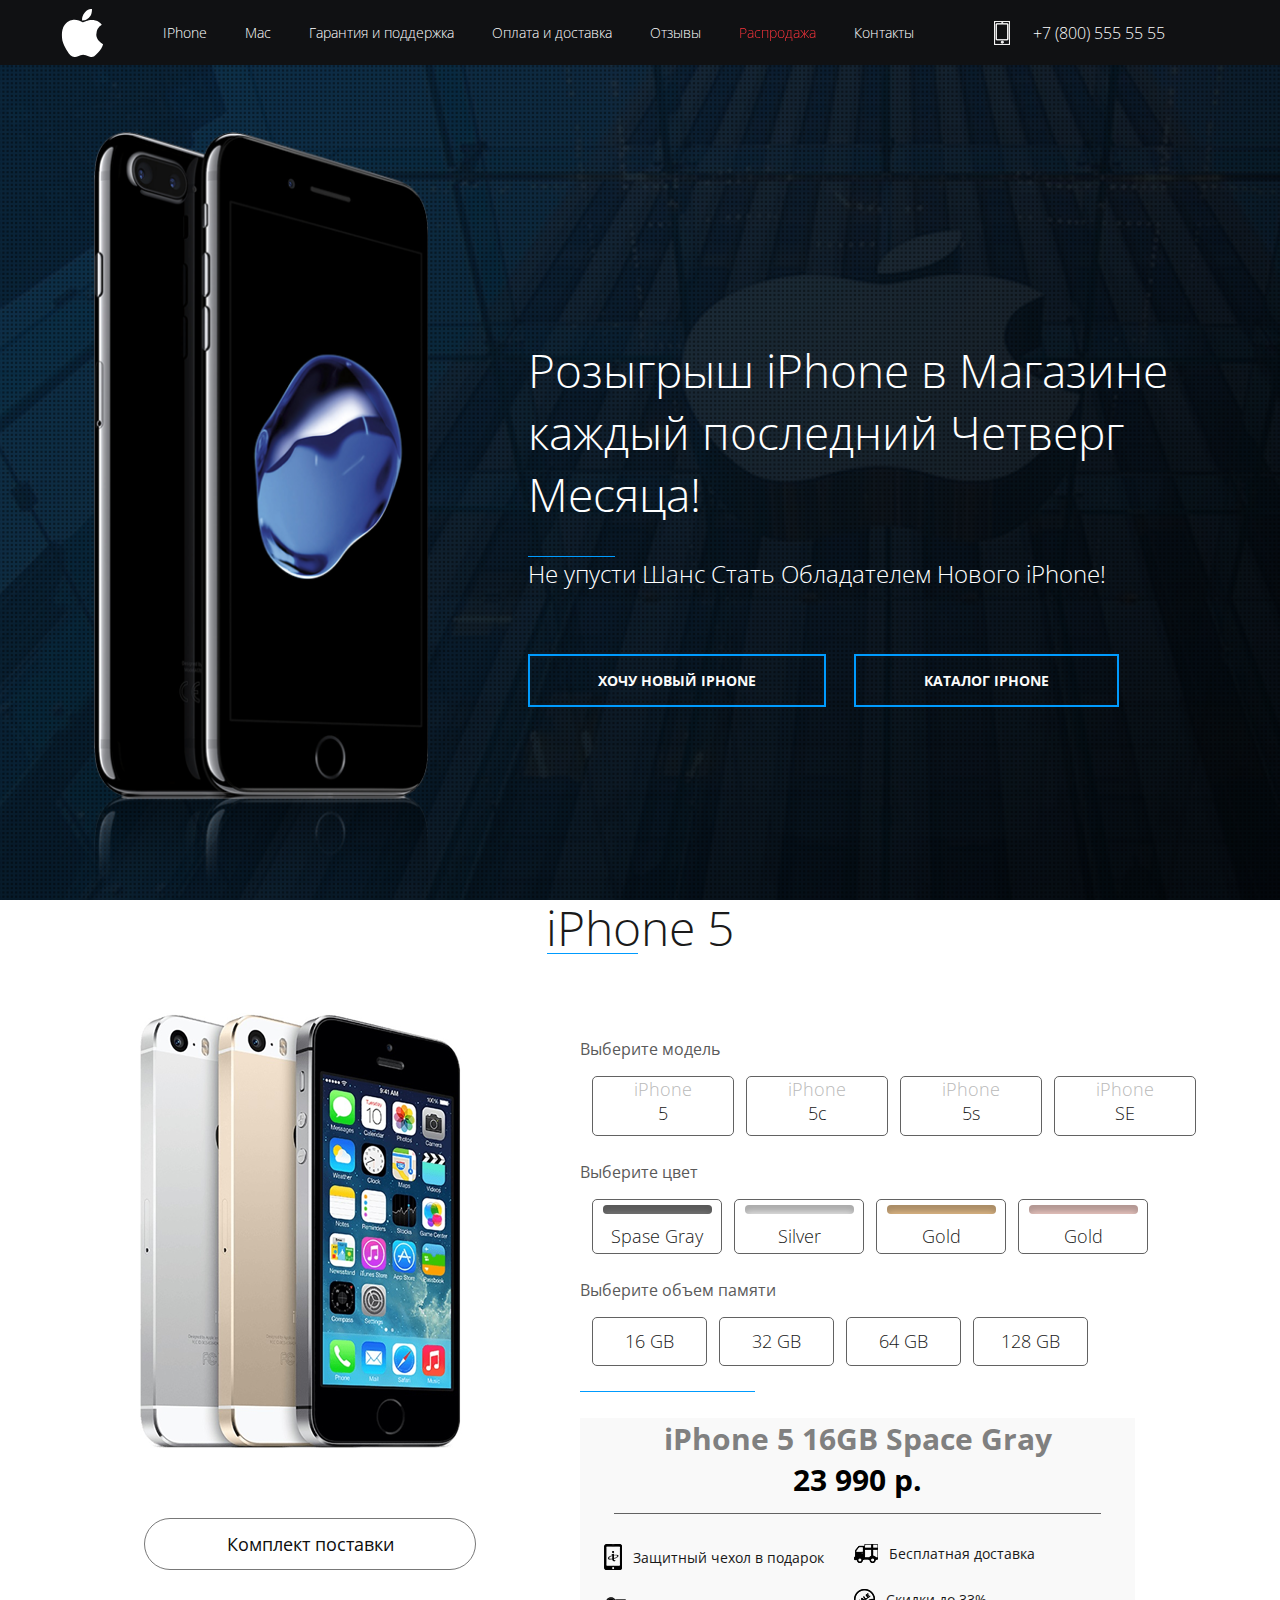
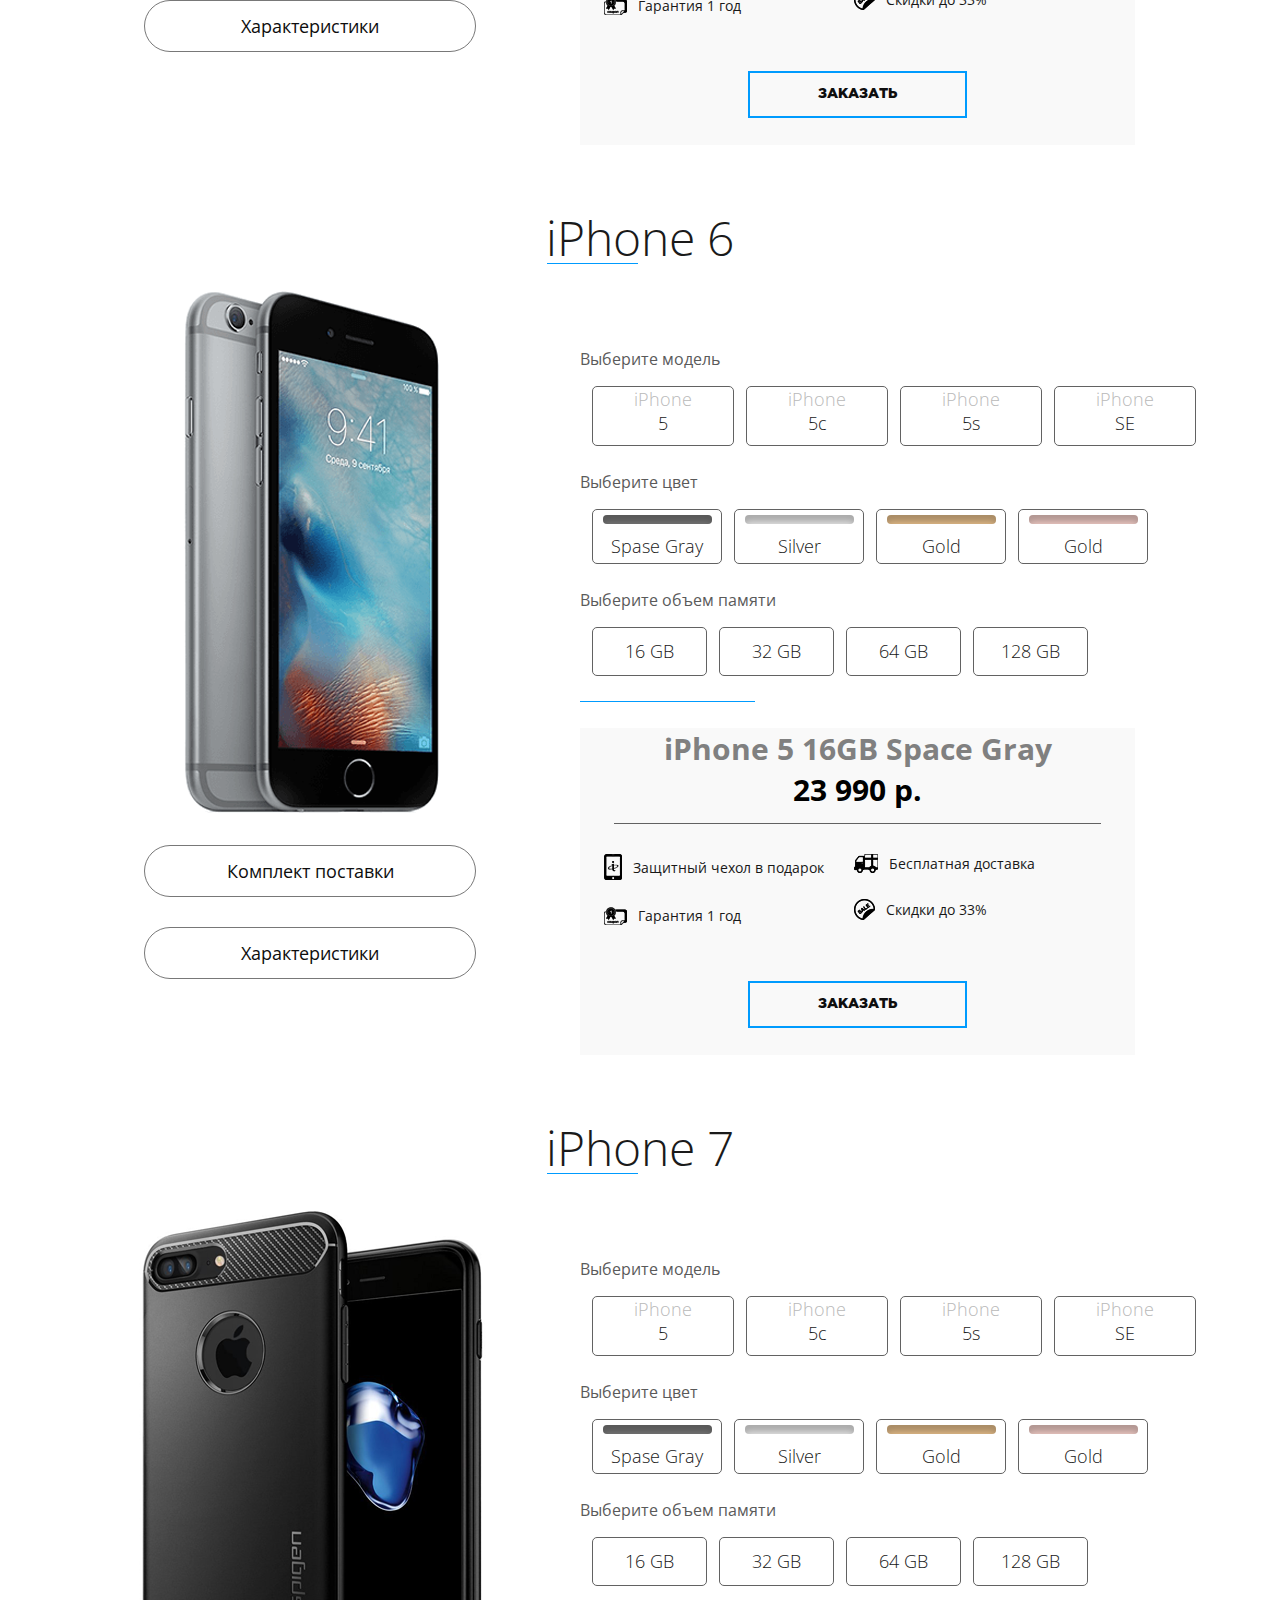
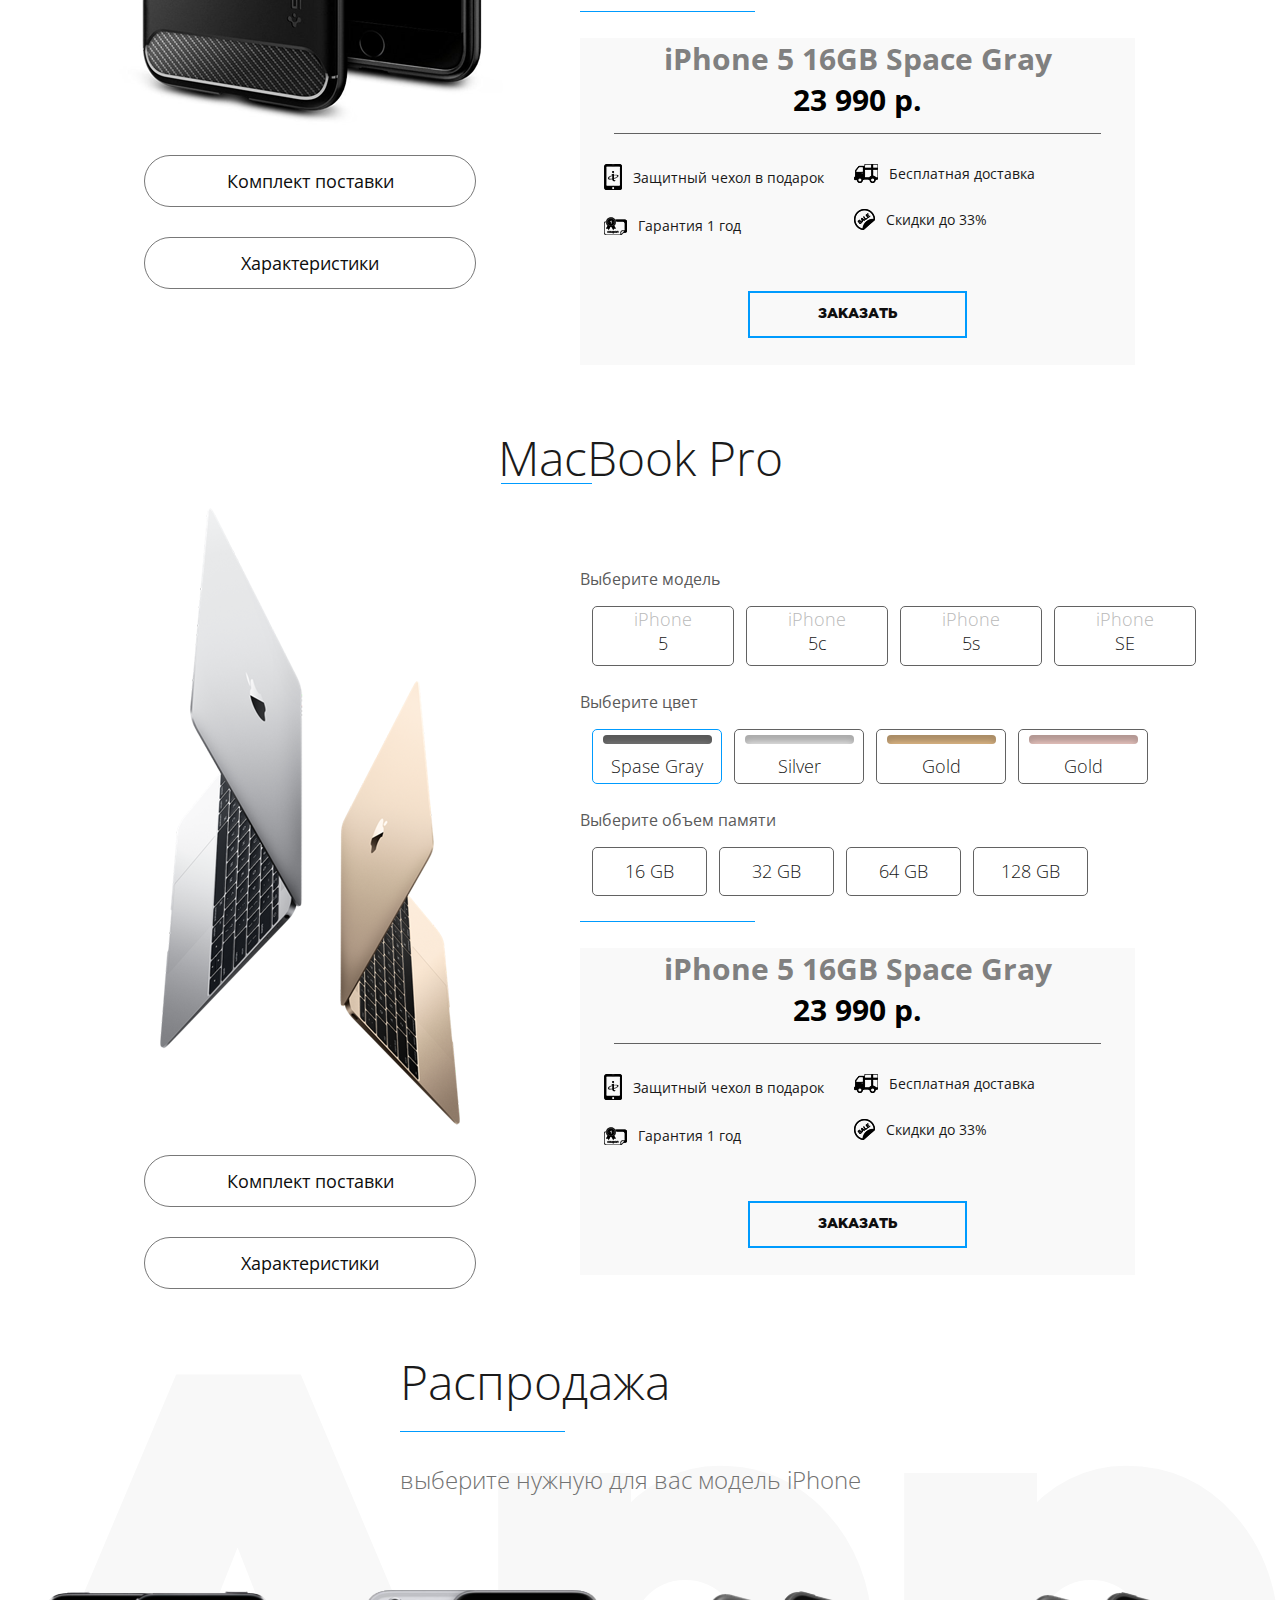
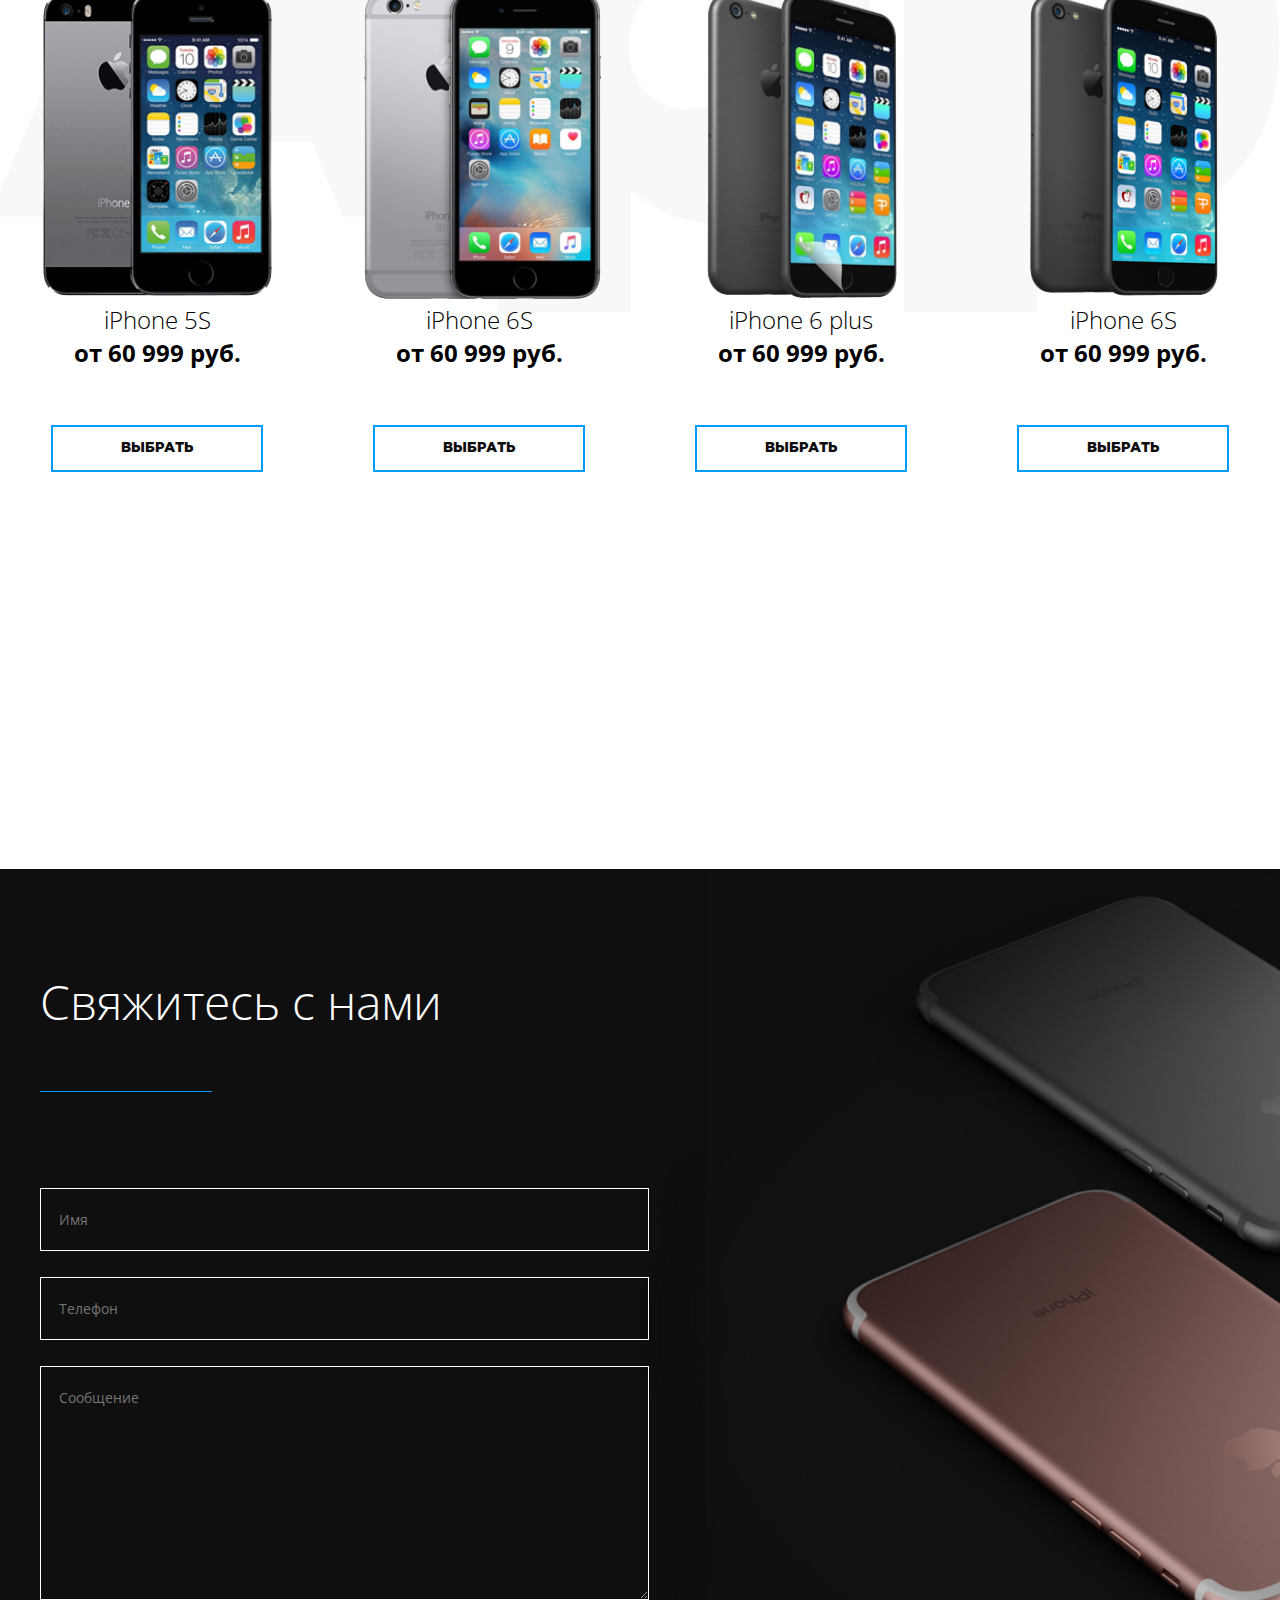
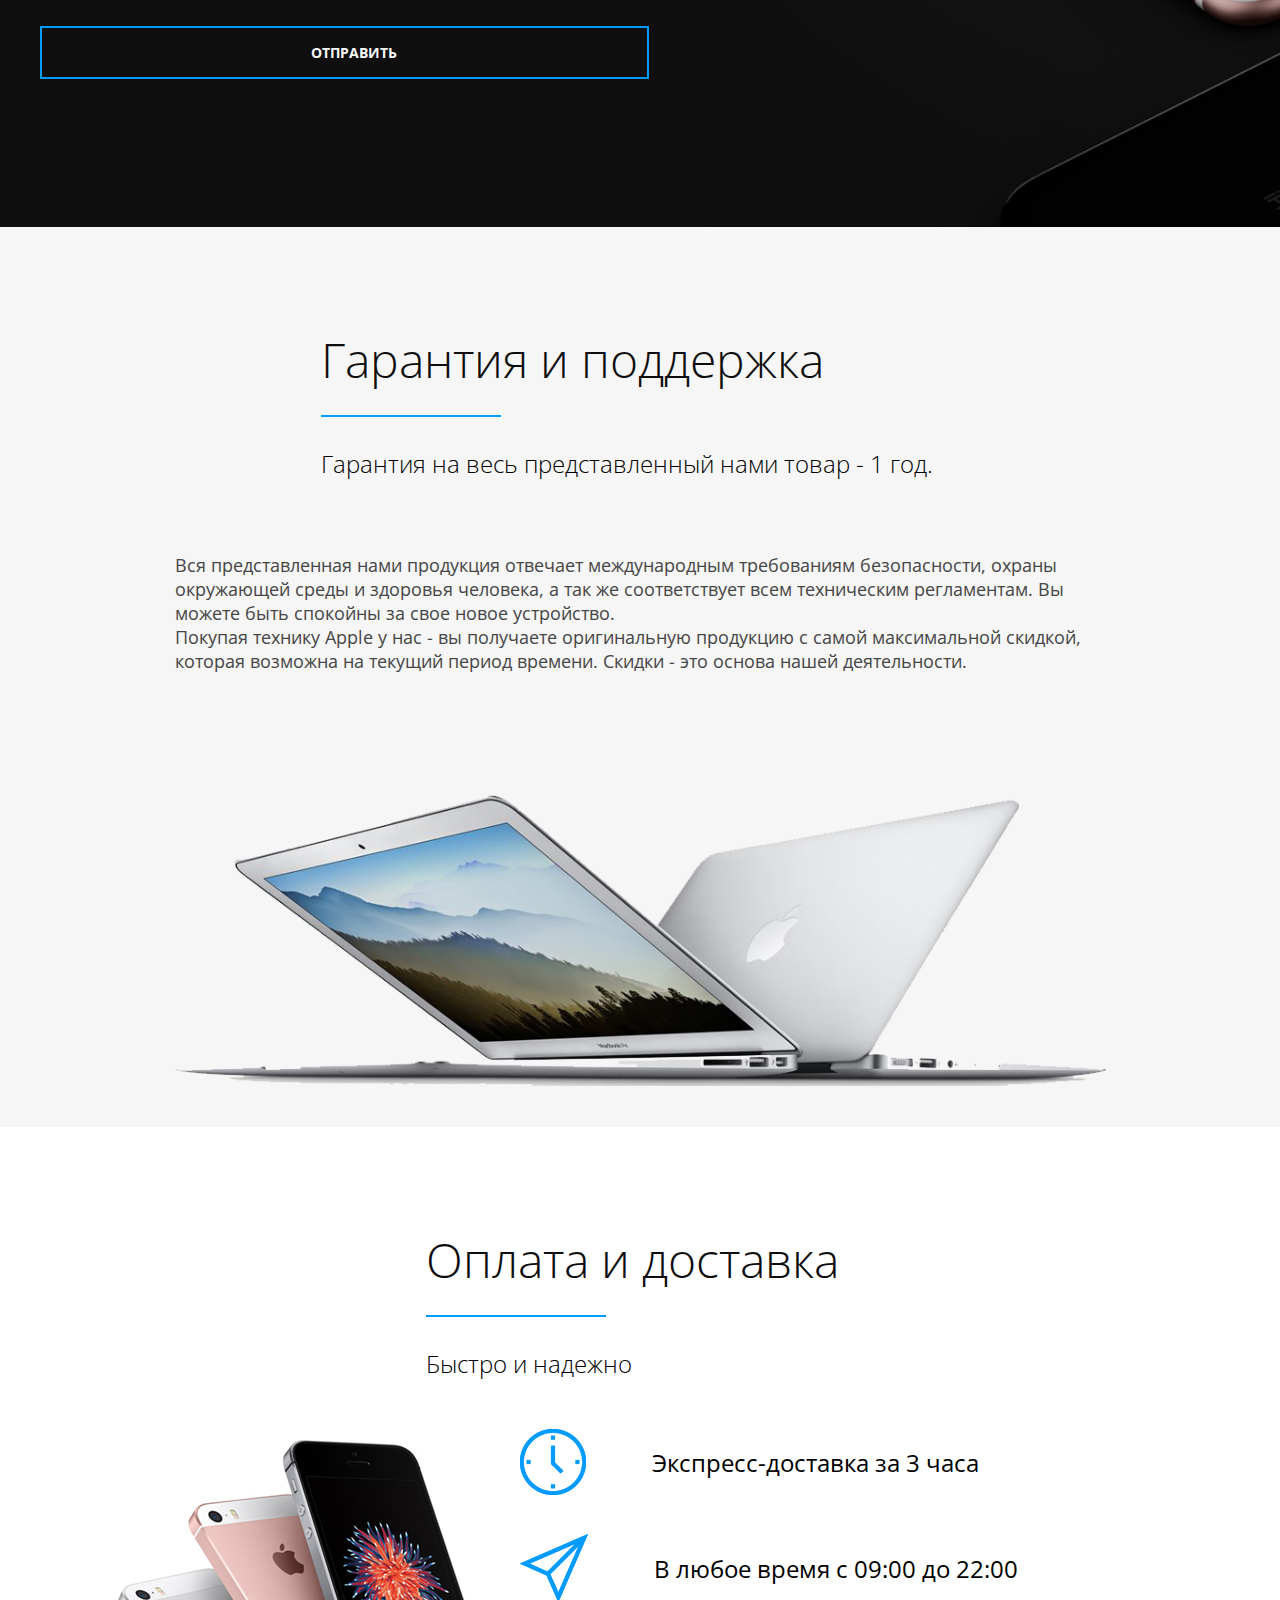
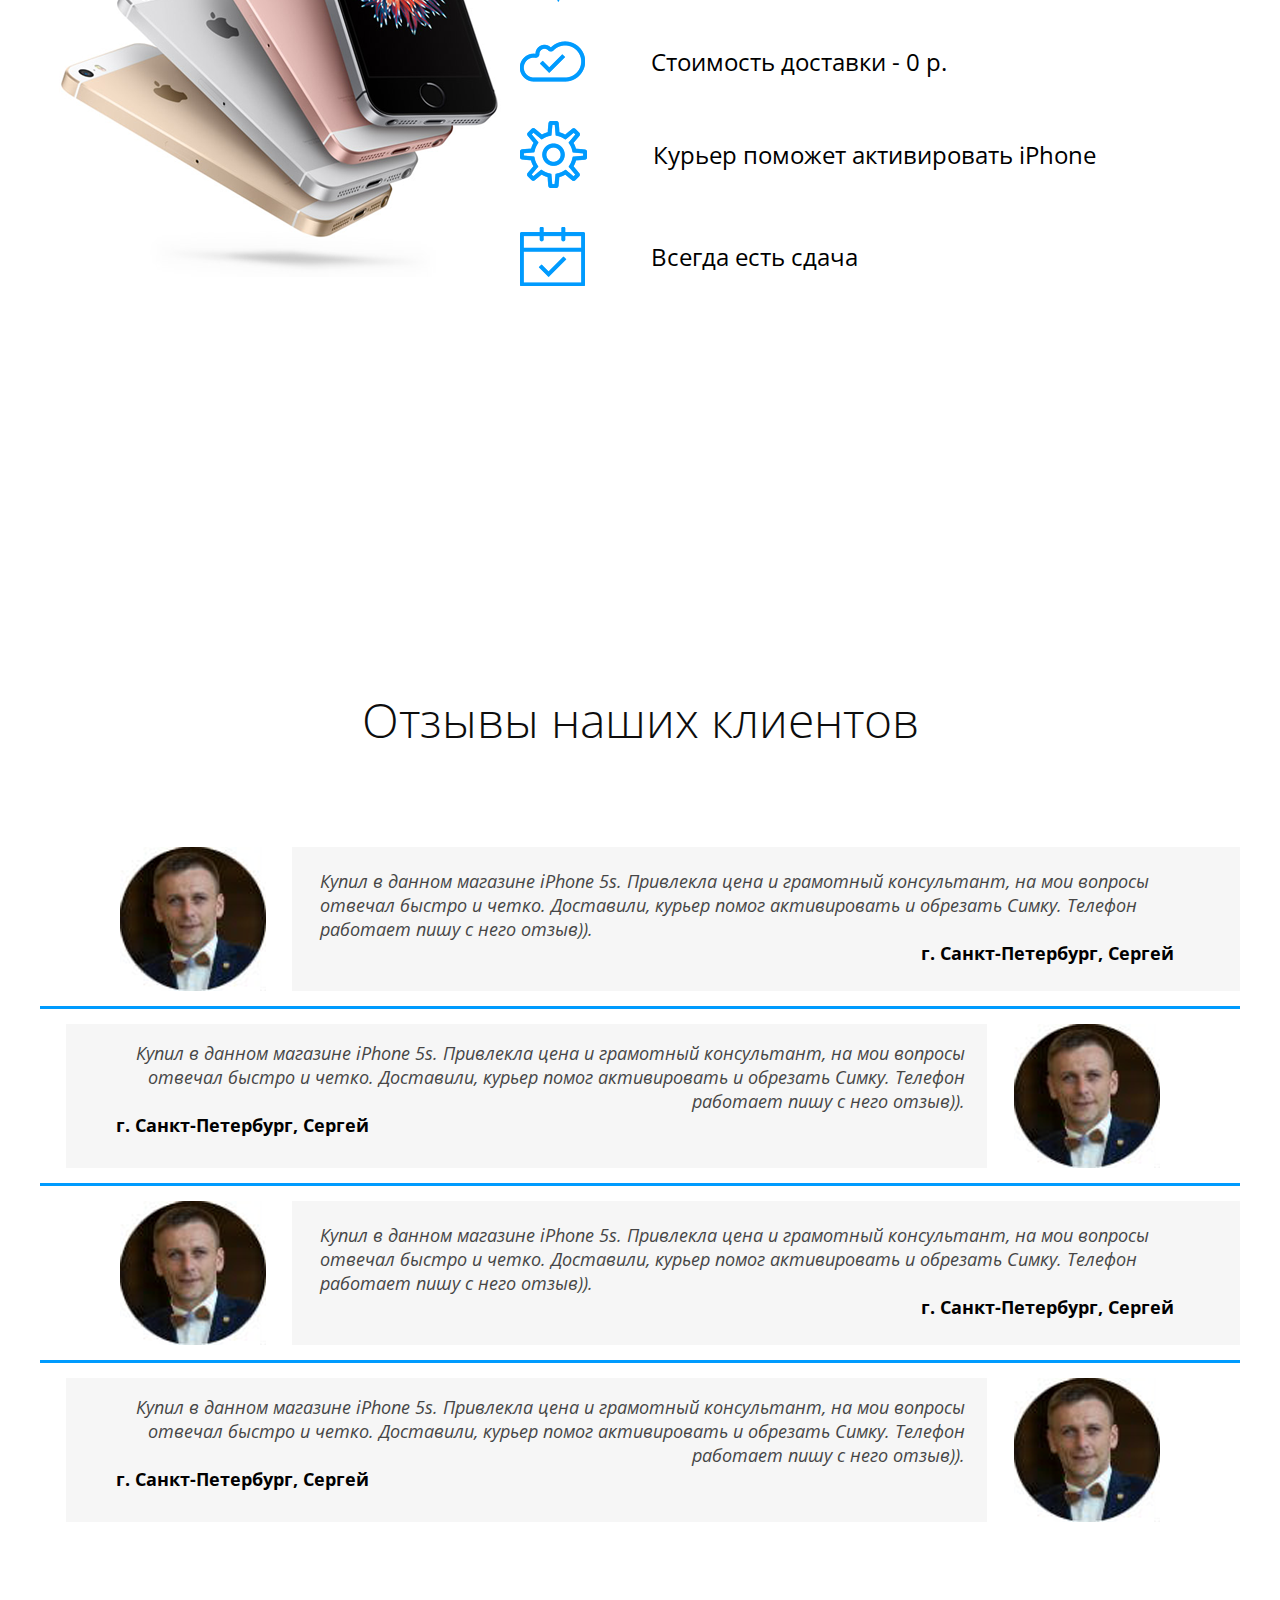
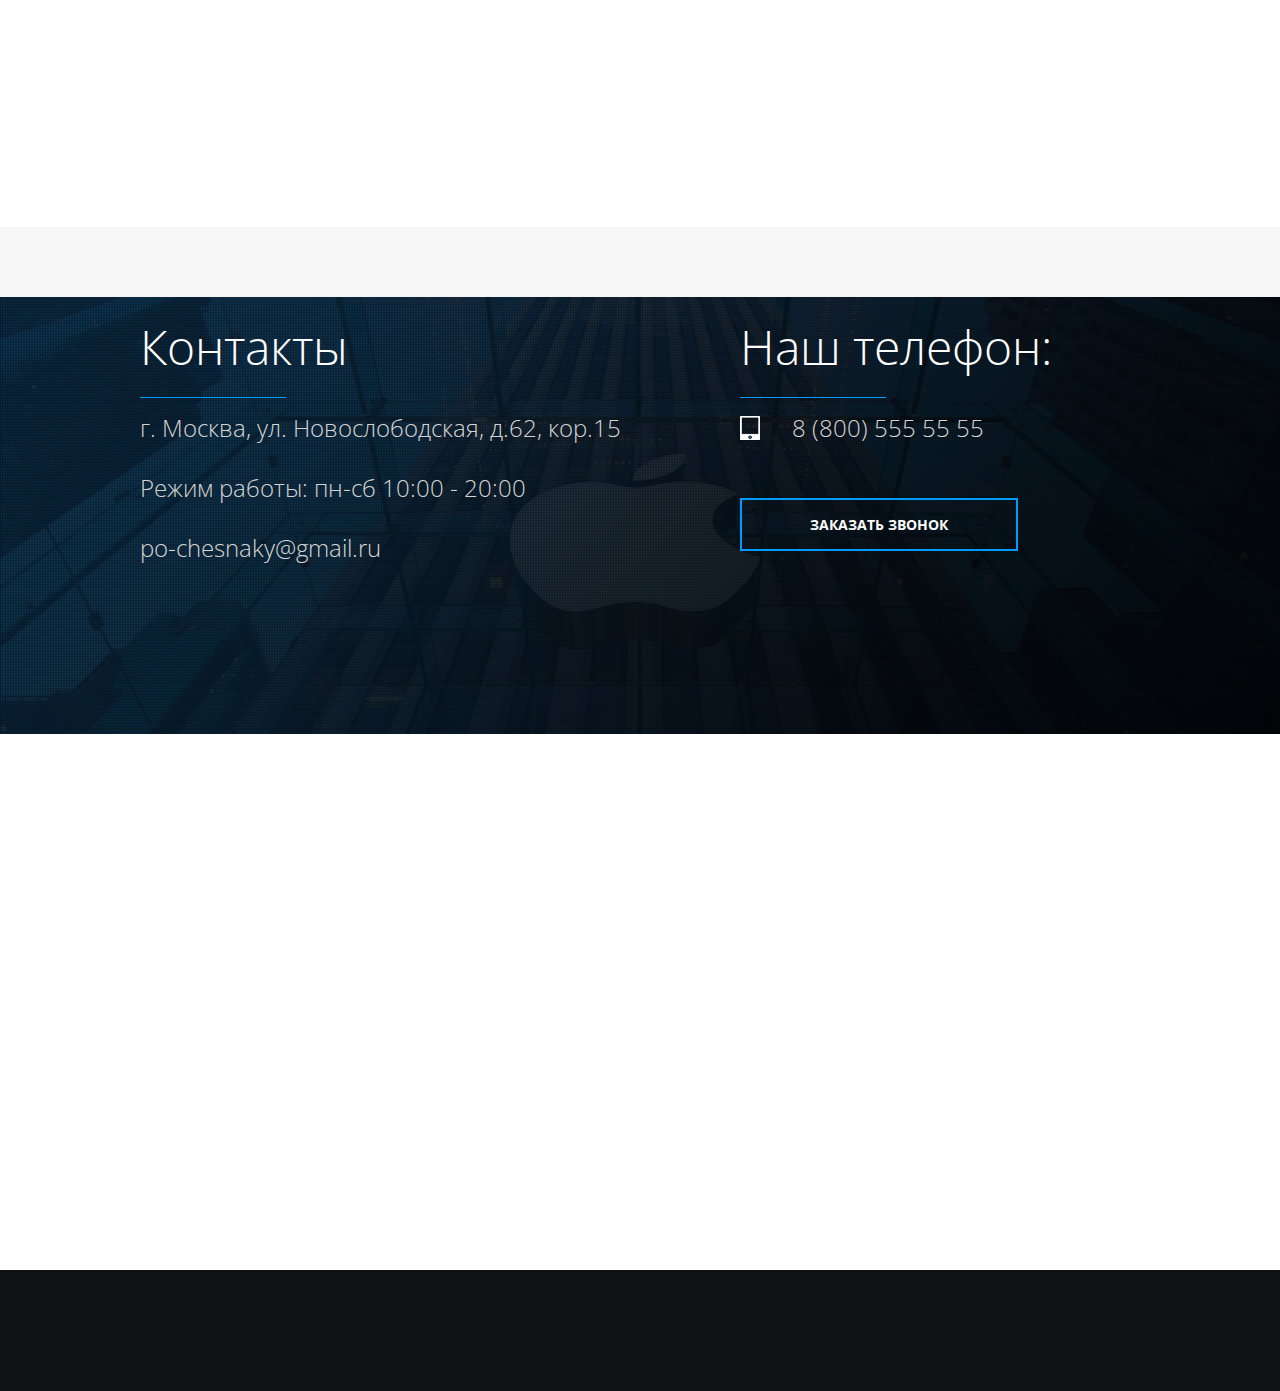
<file: index.html>
<!DOCTYPE html> 
<html>
	<head>
		<meta http-equiv="Content-Type" content="text/html; charset=utf-8">
		<link rel="stylesheet" type="text/css" href="css/style.css">
		<link href="https://fonts.googleapis.com/css?family=Open+Sans:300,300i,400,400i,600,600i,700,700i,800,800i" rel="stylesheet"> 
		<link rel="icon" type="text/css" href="img/favicon.svg">
		<title>IPhone</title>
	</head>
	<body>
		<div class="header">
			<div class="header-center">
				<a class="header-center-logo" href="#">
					<img class="header-center-logo-img" src="img/apple-logo.svg">
				</a>
				<ul class="header-center-menu">
					<li class="header-center-menu-item"><a class="header-center-menu-item-link" href="#iphone5">IPhone</a></li>
					<li class="header-center-menu-item"><a class="header-center-menu-item-link" href="#mac">Mac</a></li>
					<li class="header-center-menu-item"><a class="header-center-menu-item-link" href="#garantipod">Гарантия и поддержка</a></li>
					<li class="header-center-menu-item"><a class="header-center-menu-item-link" href="#oplata">Оплата и доставка</a></li>
					<li class="header-center-menu-item"><a class="header-center-menu-item-link" href="#otzivi">Отзывы</a></li>
					<li class="header-center-menu-item"><a class="header-center-menu-item-link sale" href="#sale">Распродажа</a></li>
					<li class="header-center-menu-item"><a class="header-center-menu-item-link" href="#contacts">Контакты</a></li>

				</ul>
				<img src="img/phone-icon.png" class="header-center-telephone-icon">
				<a class="header-center-telephone" href="tel:+78005555555">
					+7 (800) 555 55 55
				</a>
			</div>
		</div>
		<div class="main">
			<div class="main-layer">
				<img class="main-layer-phone"  width="237" src="img/main-layer-phone.png">
				<div class="main-layer-description">
					<h1 class="main-layer-description-title">Розыгрыш iPhone в Магазине<br>каждый последний Четверг Месяца!</h1>
					<div class="apple-hr main-layer-description-hr"></div>
					<span class="main-layer-description-text">Не упусти Шанс Стать Обладателем Нового iPhone!</span>
					<a class="link-sale" href="#">Хочу Новый Iphone</a><a class="link-sale right-link" href="#">Каталог iPhone</a>
				</div>

			</div>
			<div class="main-layer2 slideshow-image"></div>
		</div>
		<div id="iphone5" class="product">
			<span class="product-title">iPhone 5
				
			</span>
			<div class="product-title-hr"></div>

			<div class="product-description">
				<div class="product-description-left">
					<div id="collection5" class="collection-img">
						<img id="default5" class="product-description-left-img" src="img/iPhone5.png">

					</div>
					<div class="product-description-left-cntr">Комплект поставки</div>
					<div class="product-description-left-cntr">Характеристики</div>
				</div>				
				<div class="product-description-right">
					<div class="product-description-right-group">
						<span class="product-description-right-group-title">Выберите модель</span>
						<div class="product-description-right-group-radio">
							<input  class="product-description-right-group-radio-inp" id="iPhone5" type="radio" value="iPhone 5" name="model-iPhone5">
							<label class="product-description-right-group-radio-lab" for="iPhone5" class="">iPhone<br><span class="detail">5</span></label>
							<input class="product-description-right-group-radio-inp"  id="iPhone5c" type="radio" name="model-iPhone5">
							<label class="product-description-right-group-radio-lab" for="iPhone5c">iPhone<br><span class="detail">5c</span></label>
							<input class="product-description-right-group-radio-inp"  id="iPhone5s" type="radio" name="model-iPhone5">
							<label class="product-description-right-group-radio-lab" for="iPhone5s">iPhone<br><span class="detail">5s</span></label>
							<input class="product-description-right-group-radio-inp"   id="iPhoneSE" type="radio" name="model-iPhone5">
							<label class="product-description-right-group-radio-lab" for="iPhoneSE">iPhone<br><span class="detail">SE</span></label>
						</div>
					</div>
					<div class="product-description-right-group">
						<span class="product-description-right-group-title">Выберите цвет</span>
						<div class="product-description-right-group-radio">
							<input  class="product-description-right-group-radio-inp" checked="true" id="spasegray" type="radio" value="iPhone 5" name="color-iPhone5">
							<label class="product-description-right-group-radio-lab lab-color" for="spasegray" class=""><div class="color spasegray"></div><span class="detail">Spase Gray</span></label>
							<input class="product-description-right-group-radio-inp"  id="silver" type="radio" name="color-iPhone5">
							<label class="product-description-right-group-radio-lab lab-color" for="silver"><div class="color silver"></div><span class="detail">Silver</span></label>
							<input class="product-description-right-group-radio-inp"  id="gold" type="radio" name="color-iPhone5">
							<label class="product-description-right-group-radio-lab lab-color" for="gold"><div class="color gold"></div><span class="detail">Gold</span></label>
							<input class="product-description-right-group-radio-inp"   id="gold2" type="radio" name="color-iPhone5">
							<label class="product-description-right-group-radio-lab lab-color" for="gold2"><div class="color gold2"></div><span class="detail">Gold</span></label>
						</div>
					</div>
					<div class="product-description-right-group">
						<span class="product-description-right-group-title">Выберите объем памяти</span>
						<div class="product-description-right-group-radio">
							<input  class="product-description-right-group-radio-inp" id="16GB" type="radio" value="iPhone 5" name="obem-iPhone5">
							<label class="product-description-right-group-radio-lab lab-pam" for="16GB" class=""><span class="detail">16 GB</span></label>
							<input class="product-description-right-group-radio-inp"  id="32GB" type="radio" name="obem-iPhone5">
							<label class="product-description-right-group-radio-lab  lab-pam" for="32GB"><span class="detail">32 GB</span></label>
							<input class="product-description-right-group-radio-inp"  id="64GB" type="radio" name="obem-iPhone5">
							<label class="product-description-right-group-radio-lab lab-pam" for="64GB"><span class="detail">64 GB</span></label>
							<input class="product-description-right-group-radio-inp"   id="128GB" type="radio" name="obem-iPhone5">
							<label class="product-description-right-group-radio-lab  lab-pam" for="128GB"><span class="detail">128 GB</span></label>
						</div>
					</div>
					<div class="product-description-right-hr"></div>
					<div class="product-description-right-info">
						<span class="product-description-right-info-title">
						iPhone 5 16GB Space Gray<br>
							<span class="cena">23 990 р.</span>
						</span>
						<div class="product-description-right-info-character-hr"></div>
						<div class="product-description-right-info-character">

							<div class="product-description-right-info-character-left">
								<div class="product-description-item">
									<img class="" src="img/smartphone.png"><span class="product-description-item-text">Защитный чехол в подарок</span>
								</div>
								<div class="product-description-item">
									<img class="" src="img/garant.png"><span class="product-description-item-text">Гарантия 1 год</span>
								</div>
							</div>
							<div class="product-description-right-info-character-right">
								<div class="product-description-item">
									<img class="" src="img/dostavka.png"><span class="product-description-item-text">Бесплатная доставка</span>
								</div>
								<div class="product-description-item">
									<img class="" src="img/sale.png"><span class="product-description-item-text">Скидки до 33%</span>
								</div>
							</div>
							<a class="link-sale character-sale">Заказать</a>
						</div>
					</div>
				</div>
			</div>
		</div>

		<div class="product">
			<span class="product-title">iPhone 6
				
			</span>
			<div class="product-title-hr"></div>

			<div class="product-description">
				<div class="product-description-left">
					<img class="product-description-left-img" src="img/iphone6.png"> 
					<div class="product-description-left-cntr">Комплект поставки</div>
					<div class="product-description-left-cntr">Характеристики</div>
				</div>				
				<div class="product-description-right">
					<div class="product-description-right-group">
						<span class="product-description-right-group-title">Выберите модель</span>
						<div class="product-description-right-group-radio">
							<input  class="product-description-right-group-radio-inp" id="iPhone5" type="radio" value="iPhone 5" name="model-iPhone5">
							<label class="product-description-right-group-radio-lab" for="iPhone5" class="">iPhone<br><span class="detail">5</span></label>
							<input class="product-description-right-group-radio-inp"  id="iPhone5c" type="radio" name="model-iPhone5">
							<label class="product-description-right-group-radio-lab" for="iPhone5c">iPhone<br><span class="detail">5c</span></label>
							<input class="product-description-right-group-radio-inp"  id="iPhone5s" type="radio" name="model-iPhone5">
							<label class="product-description-right-group-radio-lab" for="iPhone5s">iPhone<br><span class="detail">5s</span></label>
							<input class="product-description-right-group-radio-inp"   id="iPhoneSE" type="radio" name="model-iPhone5">
							<label class="product-description-right-group-radio-lab" for="iPhoneSE">iPhone<br><span class="detail">SE</span></label>
						</div>
					</div>
					<div class="product-description-right-group">
						<span class="product-description-right-group-title">Выберите цвет</span>
						<div class="product-description-right-group-radio">
							<input  class="product-description-right-group-radio-inp" checked="true" id="spasegray" type="radio" value="iPhone 5" name="color-iPhone5">
							<label class="product-description-right-group-radio-lab lab-color" for="spasegray" class=""><div class="color spasegray"></div><span class="detail">Spase Gray</span></label>
							<input class="product-description-right-group-radio-inp"  id="silver" type="radio" name="color-iPhone5">
							<label class="product-description-right-group-radio-lab lab-color" for="silver"><div class="color silver"></div><span class="detail">Silver</span></label>
							<input class="product-description-right-group-radio-inp"  id="gold" type="radio" name="color-iPhone5">
							<label class="product-description-right-group-radio-lab lab-color" for="gold"><div class="color gold"></div><span class="detail">Gold</span></label>
							<input class="product-description-right-group-radio-inp"   id="gold2" type="radio" name="color-iPhone5">
							<label class="product-description-right-group-radio-lab lab-color" for="gold2"><div class="color gold2"></div><span class="detail">Gold</span></label>
						</div>
					</div>
					<div class="product-description-right-group">
						<span class="product-description-right-group-title">Выберите объем памяти</span>
						<div class="product-description-right-group-radio">
							<input  class="product-description-right-group-radio-inp" id="16GB" type="radio" value="iPhone 5" name="obem-iPhone5">
							<label class="product-description-right-group-radio-lab lab-pam" for="16GB" class=""><span class="detail">16 GB</span></label>
							<input class="product-description-right-group-radio-inp"  id="32GB" type="radio" name="obem-iPhone5">
							<label class="product-description-right-group-radio-lab  lab-pam" for="32GB"><span class="detail">32 GB</span></label>
							<input class="product-description-right-group-radio-inp"  id="64GB" type="radio" name="obem-iPhone5">
							<label class="product-description-right-group-radio-lab lab-pam" for="64GB"><span class="detail">64 GB</span></label>
							<input class="product-description-right-group-radio-inp"   id="128GB" type="radio" name="obem-iPhone5">
							<label class="product-description-right-group-radio-lab  lab-pam" for="128GB"><span class="detail">128 GB</span></label>
						</div>
					</div>
					<div class="product-description-right-hr"></div>
					<div class="product-description-right-info">
						<span class="product-description-right-info-title">
						iPhone 5 16GB Space Gray<br>
							<span class="cena">23 990 р.</span>
						</span>
						<div class="product-description-right-info-character-hr"></div>
						<div class="product-description-right-info-character">

							<div class="product-description-right-info-character-left">
								<div class="product-description-item">
									<img class="" src="img/smartphone.png"><span class="product-description-item-text">Защитный чехол в подарок</span>
								</div>
								<div class="product-description-item">
									<img class="" src="img/garant.png"><span class="product-description-item-text">Гарантия 1 год</span>
								</div>
							</div>
							<div class="product-description-right-info-character-right">
								<div class="product-description-item">
									<img class="" src="img/dostavka.png"><span class="product-description-item-text">Бесплатная доставка</span>
								</div>
								<div class="product-description-item">
									<img class="" src="img/sale.png"><span class="product-description-item-text">Скидки до 33%</span>
								</div>
							</div>
							<a class="link-sale character-sale">Заказать</a>
						</div>
					</div>
				</div>
			</div>
		</div>

		<div class="product">
			<span class="product-title">iPhone 7
				
			</span>
			<div class="product-title-hr"></div>

			<div class="product-description">
				<div class="product-description-left">
					<img class="product-description-left-img" src="img/iphone7.png"> 
					<div class="product-description-left-cntr">Комплект поставки</div>
					<div class="product-description-left-cntr">Характеристики</div>
				</div>				
				<div class="product-description-right">
					<div class="product-description-right-group">
						<span class="product-description-right-group-title">Выберите модель</span>
						<div class="product-description-right-group-radio">
							<input  class="product-description-right-group-radio-inp" id="iPhone5" type="radio" value="iPhone 5" name="model-iPhone5">
							<label class="product-description-right-group-radio-lab" for="iPhone5" class="">iPhone<br><span class="detail">5</span></label>
							<input class="product-description-right-group-radio-inp"  id="iPhone5c" type="radio" name="model-iPhone5">
							<label class="product-description-right-group-radio-lab" for="iPhone5c">iPhone<br><span class="detail">5c</span></label>
							<input class="product-description-right-group-radio-inp"  id="iPhone5s" type="radio" name="model-iPhone5">
							<label class="product-description-right-group-radio-lab" for="iPhone5s">iPhone<br><span class="detail">5s</span></label>
							<input class="product-description-right-group-radio-inp"   id="iPhoneSE" type="radio" name="model-iPhone5">
							<label class="product-description-right-group-radio-lab" for="iPhoneSE">iPhone<br><span class="detail">SE</span></label>
						</div>
					</div>
					<div class="product-description-right-group">
						<span class="product-description-right-group-title">Выберите цвет</span>
						<div class="product-description-right-group-radio">
							<input  class="product-description-right-group-radio-inp" checked="true" id="spasegray" type="radio" value="iPhone 5" name="color-iPhone5">
							<label class="product-description-right-group-radio-lab lab-color" for="spasegray" class=""><div class="color spasegray"></div><span class="detail">Spase Gray</span></label>
							<input class="product-description-right-group-radio-inp"  id="silver" type="radio" name="color-iPhone5">
							<label class="product-description-right-group-radio-lab lab-color" for="silver"><div class="color silver"></div><span class="detail">Silver</span></label>
							<input class="product-description-right-group-radio-inp"  id="gold" type="radio" name="color-iPhone5">
							<label class="product-description-right-group-radio-lab lab-color" for="gold"><div class="color gold"></div><span class="detail">Gold</span></label>
							<input class="product-description-right-group-radio-inp"   id="gold2" type="radio" name="color-iPhone5">
							<label class="product-description-right-group-radio-lab lab-color" for="gold2"><div class="color gold2"></div><span class="detail">Gold</span></label>
						</div>
					</div>
					<div class="product-description-right-group">
						<span class="product-description-right-group-title">Выберите объем памяти</span>
						<div class="product-description-right-group-radio">
							<input  class="product-description-right-group-radio-inp" id="16GB" type="radio" value="iPhone 5" name="obem-iPhone5">
							<label class="product-description-right-group-radio-lab lab-pam" for="16GB" class=""><span class="detail">16 GB</span></label>
							<input class="product-description-right-group-radio-inp"  id="32GB" type="radio" name="obem-iPhone5">
							<label class="product-description-right-group-radio-lab  lab-pam" for="32GB"><span class="detail">32 GB</span></label>
							<input class="product-description-right-group-radio-inp"  id="64GB" type="radio" name="obem-iPhone5">
							<label class="product-description-right-group-radio-lab lab-pam" for="64GB"><span class="detail">64 GB</span></label>
							<input class="product-description-right-group-radio-inp"   id="128GB" type="radio" name="obem-iPhone5">
							<label class="product-description-right-group-radio-lab  lab-pam" for="128GB"><span class="detail">128 GB</span></label>
						</div>
					</div>
					<div class="product-description-right-hr"></div>
					<div class="product-description-right-info">
						<span class="product-description-right-info-title">
						iPhone 5 16GB Space Gray<br>
							<span class="cena">23 990 р.</span>
						</span>
						<div class="product-description-right-info-character-hr"></div>
						<div class="product-description-right-info-character">

							<div class="product-description-right-info-character-left">
								<div class="product-description-item">
									<img class="" src="img/smartphone.png"><span class="product-description-item-text">Защитный чехол в подарок</span>
								</div>
								<div class="product-description-item">
									<img class="" src="img/garant.png"><span class="product-description-item-text">Гарантия 1 год</span>
								</div>
							</div>
							<div class="product-description-right-info-character-right">
								<div class="product-description-item">
									<img class="" src="img/dostavka.png"><span class="product-description-item-text">Бесплатная доставка</span>
								</div>
								<div class="product-description-item">
									<img class="" src="img/sale.png"><span class="product-description-item-text">Скидки до 33%</span>
								</div>
							</div>
							<a class="link-sale character-sale">Заказать</a>
						</div>
					</div>
				</div>
			</div>
		</div>

		<div id="mac" class="product">
			<span class="product-title">MacBook Pro
				
			</span>
			<div class="product-title-hr mac-hr"></div>

			<div class="product-description">
				<div class="product-description-left">
					<img class="product-description-left-img" src="img/macbookpro.png"> 
					<div class="product-description-left-cntr">Комплект поставки</div>
					<div class="product-description-left-cntr">Характеристики</div>
				</div>				
				<div class="product-description-right">
					<div class="product-description-right-group">
						<span class="product-description-right-group-title">Выберите модель</span>
						<div class="product-description-right-group-radio">
							<input  class="product-description-right-group-radio-inp" id="iPhone5" type="radio" value="iPhone 5" name="model-iPhone5">
							<label class="product-description-right-group-radio-lab" for="iPhone5" class="">iPhone<br><span class="detail">5</span></label>
							<input class="product-description-right-group-radio-inp"  id="iPhone5c" type="radio" name="model-iPhone5">
							<label class="product-description-right-group-radio-lab" for="iPhone5c">iPhone<br><span class="detail">5c</span></label>
							<input class="product-description-right-group-radio-inp"  id="iPhone5s" type="radio" name="model-iPhone5">
							<label class="product-description-right-group-radio-lab" for="iPhone5s">iPhone<br><span class="detail">5s</span></label>
							<input class="product-description-right-group-radio-inp"   id="iPhoneSE" type="radio" name="model-iPhone5">
							<label class="product-description-right-group-radio-lab" for="iPhoneSE">iPhone<br><span class="detail">SE</span></label>
						</div>
					</div>
					<div class="product-description-right-group">
						<span class="product-description-right-group-title">Выберите цвет</span>
						<div class="product-description-right-group-radio">
							<input  class="product-description-right-group-radio-inp" checked="true" id="spasegray" type="radio" value="iPhone 5" name="color-iPhone5">
							<label class="product-description-right-group-radio-lab lab-color" for="spasegray" class=""><div class="color spasegray"></div><span class="detail">Spase Gray</span></label>
							<input class="product-description-right-group-radio-inp"  id="silver" type="radio" name="color-iPhone5">
							<label class="product-description-right-group-radio-lab lab-color" for="silver"><div class="color silver"></div><span class="detail">Silver</span></label>
							<input class="product-description-right-group-radio-inp"  id="gold" type="radio" name="color-iPhone5">
							<label class="product-description-right-group-radio-lab lab-color" for="gold"><div class="color gold"></div><span class="detail">Gold</span></label>
							<input class="product-description-right-group-radio-inp"   id="gold2" type="radio" name="color-iPhone5">
							<label class="product-description-right-group-radio-lab lab-color" for="gold2"><div class="color gold2"></div><span class="detail">Gold</span></label>
						</div>
					</div>
					<div class="product-description-right-group">
						<span class="product-description-right-group-title">Выберите объем памяти</span>
						<div class="product-description-right-group-radio">
							<input  class="product-description-right-group-radio-inp" id="16GB" type="radio" value="iPhone 5" name="obem-iPhone5">
							<label class="product-description-right-group-radio-lab lab-pam" for="16GB" class=""><span class="detail">16 GB</span></label>
							<input class="product-description-right-group-radio-inp"  id="32GB" type="radio" name="obem-iPhone5">
							<label class="product-description-right-group-radio-lab  lab-pam" for="32GB"><span class="detail">32 GB</span></label>
							<input class="product-description-right-group-radio-inp"  id="64GB" type="radio" name="obem-iPhone5">
							<label class="product-description-right-group-radio-lab lab-pam" for="64GB"><span class="detail">64 GB</span></label>
							<input class="product-description-right-group-radio-inp"   id="128GB" type="radio" name="obem-iPhone5">
							<label class="product-description-right-group-radio-lab  lab-pam" for="128GB"><span class="detail">128 GB</span></label>
						</div>
					</div>
					<div class="product-description-right-hr"></div>
					<div class="product-description-right-info">
						<span class="product-description-right-info-title">
						iPhone 5 16GB Space Gray<br>
							<span class="cena">23 990 р.</span>
						</span>
						<div class="product-description-right-info-character-hr"></div>
						<div class="product-description-right-info-character">

							<div class="product-description-right-info-character-left">
								<div class="product-description-item">
									<img class="" src="img/smartphone.png"><span class="product-description-item-text">Защитный чехол в подарок</span>
								</div>
								<div class="product-description-item">
									<img class="" src="img/garant.png"><span class="product-description-item-text">Гарантия 1 год</span>
								</div>
							</div>
							<div class="product-description-right-info-character-right">
								<div class="product-description-item">
									<img class="" src="img/dostavka.png"><span class="product-description-item-text">Бесплатная доставка</span>
								</div>
								<div class="product-description-item">
									<img class="" src="img/sale.png"><span class="product-description-item-text">Скидки до 33%</span>
								</div>
							</div>
							<a class="link-sale character-sale">Заказать</a>
						</div>
					</div>
				</div>
			</div>
		</div>

		<div id="sale" class="sale">
			<div class="sale-background">
				Apple
			</div>
			<div class="sale-center">
				<span class="sale-title">Распродажа</span>
			<div class="sale-title-hr"></div>
			<sale class="sale-description">выберите нужную для вас модель iPhone</sale>
			</div>
			
			<div class="sale-container">
				<div class="sale-container-item">
					<img class="sale-container-item-img" src="img/sale1.png">
					<span class="sale-container-item-title">iPhone 5S</span><br>
					<span class="sale-container-item-cena">от 60 999 руб.</span>
					<a class="link-sale  character-sale">Выбрать</a>
				</div>
				<div class="sale-container-item">
					<img  class="sale-container-item-img" src="img/sale2.png">
					<span class="sale-container-item-title">iPhone 6S</span><br>
					<span class="sale-container-item-cena">от 60 999 руб.</span>
					<a class="link-sale character-sale">Выбрать</a>
				</div>
				<div class="sale-container-item">
					<img  class="sale-container-item-img" src="img/sale3.png">
					<span class="sale-container-item-title">iPhone 6 plus</span><br>
					<span class="sale-container-item-cena">от 60 999 руб.</span>
					<a class="link-sale  character-sale">Выбрать</a>
				</div>
				<div class="sale-container-item">
					<img  class="sale-container-item-img" src="img/sale4.png">
					<span class="sale-container-item-title">iPhone 6S</span><br>
					<span class="sale-container-item-cena">от 60 999 руб.</span>
					<a class="link-sale  character-sale">Выбрать</a>
				</div>
			</div>
		</div>
		<div class="send">
		<div class="send-background"></div>
			<div class="send-center">
				<div class="send-center-left">
					<span class="send-center-left-title">Свяжитесь с нами</span><br>
					<div class="send-hr"></div>
					<input type="text" class="send-center-left-input" placeholder="Имя">
					<input type="text" class="send-center-left-input" placeholder="Телефон">
					<textarea name="" id="" cols="30" rows="10" class="send-center-left-textarea" placeholder="Сообщение"></textarea>
					<a href="#" class="link-sale send-link">Отправить</a>
				</div>				
			</div>
			
		</div>
		<div id="garantipod" class="garant">
			<div class="garant1">
				<span class="garant-title">Гарантия и поддержка</span>
				<div class="garant-hr"></div>
				<span class="garant-title2" >Гарантия на весь представленный нами товар - 1 год.</span>
			</div>
			<div class="garant2">
				<span  class="garant-descr">Вся представленная нами продукция отвечает международным требованиям безопасности, охраны окружающей среды и здоровья человека, а так же соответствует всем техническим регламентам. Вы можете быть спокойны за свое новое устройство.<br>Покупая технику Apple у нас - вы получаете оригинальную продукцию с самой максимальной скидкой, которая возможна на текущий период времени. Скидки - это основа нашей деятельности.</span>
			</div>
			<div class="garant3">
				<img class="garant-img" src="img/garant-appl.png" alt="">
			</div>
		</div>
		<div id="oplata" class="oplata">
			<div class="oplata1">
				<span class="oplata-title">Оплата и доставка</span>
				<div class="oplata-hr"></div>
				<span class="oplata-title2">Быстро и надежно</span>
			</div>
			<div class="oplata-container">
				<div class="oplata-item oplata-item-left">
					<img src="img/oplata-i-dostavka.png">
				</div>
				<div class="oplata-item oplata-item-right">
					<div class="oplata-item-character"><img src="img/oplata-icon1.png" alt="" class="oplata-item-character-img"><span class="oplata-item-character-text">Экспресс-доставка за 3 часа</span></div>
					<div class="oplata-item-character"><img src="img/oplata-icon2.png" alt="" class="oplata-item-character-img"><span class="oplata-item-character-text">В любое время с 09:00 до 22:00</span></div>
					<div class="oplata-item-character"><img src="img/oplata-icon3.png" alt="" class="oplata-item-character-img"><span class="oplata-item-character-text">Стоимость доставки - 0 р.</span></div>
					<div class="oplata-item-character"><img src="img/oplata-icon4.png" alt="" class="oplata-item-character-img"><span class="oplata-item-character-text">Курьер поможет активировать iPhone</span></div>
					<div class="oplata-item-character"><img src="img/oplata-icon5.png" alt="" class="oplata-item-character-img"><span class="oplata-item-character-text">Всегда есть сдача</span></div>
				</div>
			</div>
		</div>
		<div id="otzivi" class="otzivi">
			<div class="interval"></div>
			<span class="otzivi-title">Отзывы наших клиентов</span>
			<div class="otzivi-container">
				<div class="otzivi-container-item">
					<img src="img/ava.png" alt="" class="otzivi-container-item-img">
					<div class="otzivi-container-item-text"><span class="otzivi-container-item-alltext">Купил в данном магазине iPhone 5s. Привлекла цена и грамотный консультант, на мои вопросы отвечал быстро и четко. Доставили, курьер помог активировать и обрезать Симку. Телефон работает пишу с него отзыв)).</span><br><span class="otzivi-container-item-city">г. Санкт-Петербург, Сергей</span></div>
				</div>
				<div class="otzivi-container-item">
					<img src="img/ava.png" alt="" class="otzivi-container-item-img">
					<div class="otzivi-container-item-text"><span class="otzivi-container-item-alltext">Купил в данном магазине iPhone 5s. Привлекла цена и грамотный консультант, на мои вопросы отвечал быстро и четко. Доставили, курьер помог активировать и обрезать Симку. Телефон работает пишу с него отзыв)).</span><br><span class="otzivi-container-item-city">г. Санкт-Петербург, Сергей</span></div>
				</div>
				<div class="otzivi-container-item">
					<img src="img/ava.png" alt="" class="otzivi-container-item-img">
					<div class="otzivi-container-item-text"><span class="otzivi-container-item-alltext">Купил в данном магазине iPhone 5s. Привлекла цена и грамотный консультант, на мои вопросы отвечал быстро и четко. Доставили, курьер помог активировать и обрезать Симку. Телефон работает пишу с него отзыв)).</span><br><span class="otzivi-container-item-city">г. Санкт-Петербург, Сергей</span></div>
				</div>
				<div class="otzivi-container-item">
					<img src="img/ava.png" alt="" class="otzivi-container-item-img">
					<div class="otzivi-container-item-text"><span class="otzivi-container-item-alltext">Купил в данном магазине iPhone 5s. Привлекла цена и грамотный консультант, на мои вопросы отвечал быстро и четко. Доставили, курьер помог активировать и обрезать Симку. Телефон работает пишу с него отзыв)).</span><br><span class="otzivi-container-item-city">г. Санкт-Петербург, Сергей</span></div>
				</div>
			</div>
		</div>
		<div id="contacts" class="contacts">
			<div class="contacts-bac-grey"></div>
			<div class="contacts-form">
				<div class="contacts-form-container">
					<div class="contacts-form-item-adress">
						<span class="contacts-form-item-adress-title">Контакты</span>
						<div class="contacts-form-item-adress-hr"></div>
						<span class="contacts-form-item-adress-allinfo">г. Москва, ул. Новослободская, д.62, кор.15<br>Режим работы: пн-сб 10:00 - 20:00<br>
						<a href="mailto:po-chesnaky@gmail.ru">po-chesnaky@gmail.ru</a></span>
					</div>
					<div class="contacts-form-item-phone">
						<span class="contacts-form-item-tel-title">Наш телефон:</span>
						<div class="contacts-form-item-tel-hr"></div>
						<span class="contacts-form-item-tel-allinfo"><img class="contacts-form-item-tel-allinfo-icon" src="img/contacts-tel-icon.png"><a class="contacts-form-item-tel-allinfo-link" href="tel:88005555555">8 (800) 555 55 55</a></span>
						<a class="link-sale" href="#">Заказать звонок</a>
					</div>
				</div>
			</div>
		</div>
		<div class="map">
			<iframe class="map-src" src="https://www.google.com/maps/embed?pb=!1m18!1m12!1m3!1d1998.8002610866654!2d30.325705615677027!3d59.93545646931785!2m3!1f0!2f0!3f0!3m2!1i1024!2i768!4f13.1!3m3!1m2!1s0x4696310f45536dd1%3A0x2df5612d4bd9eaad!2z0JHQuNC30L3QtdGBLdGG0LXQvdGC0YAgwqvQndC10LLRgdC60LjQuSAzMMK7!5e0!3m2!1sru!2sru!4v1487064753415" height="536" frameborder="0" style="border:0" allowfullscreen></iframe>
		</div>
		<div class="footer"></div>
	</body>
</html>
</file>
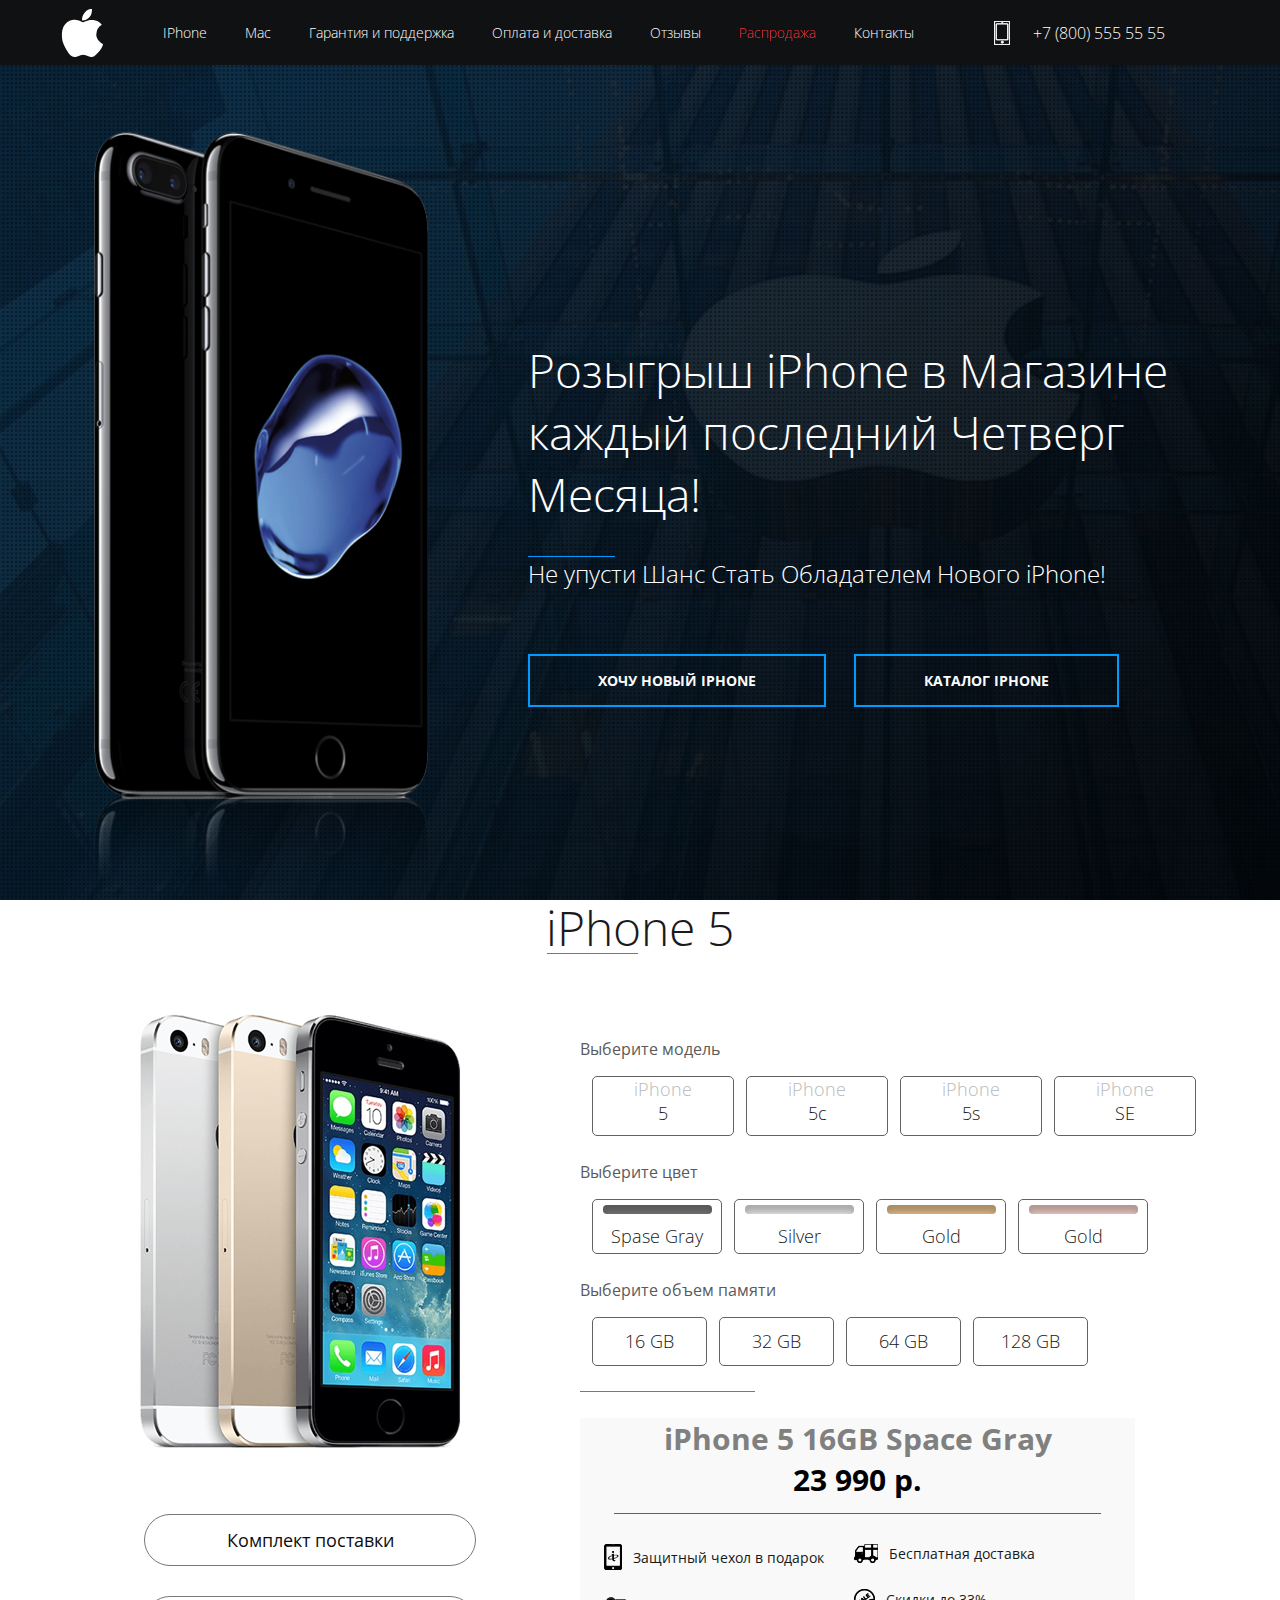
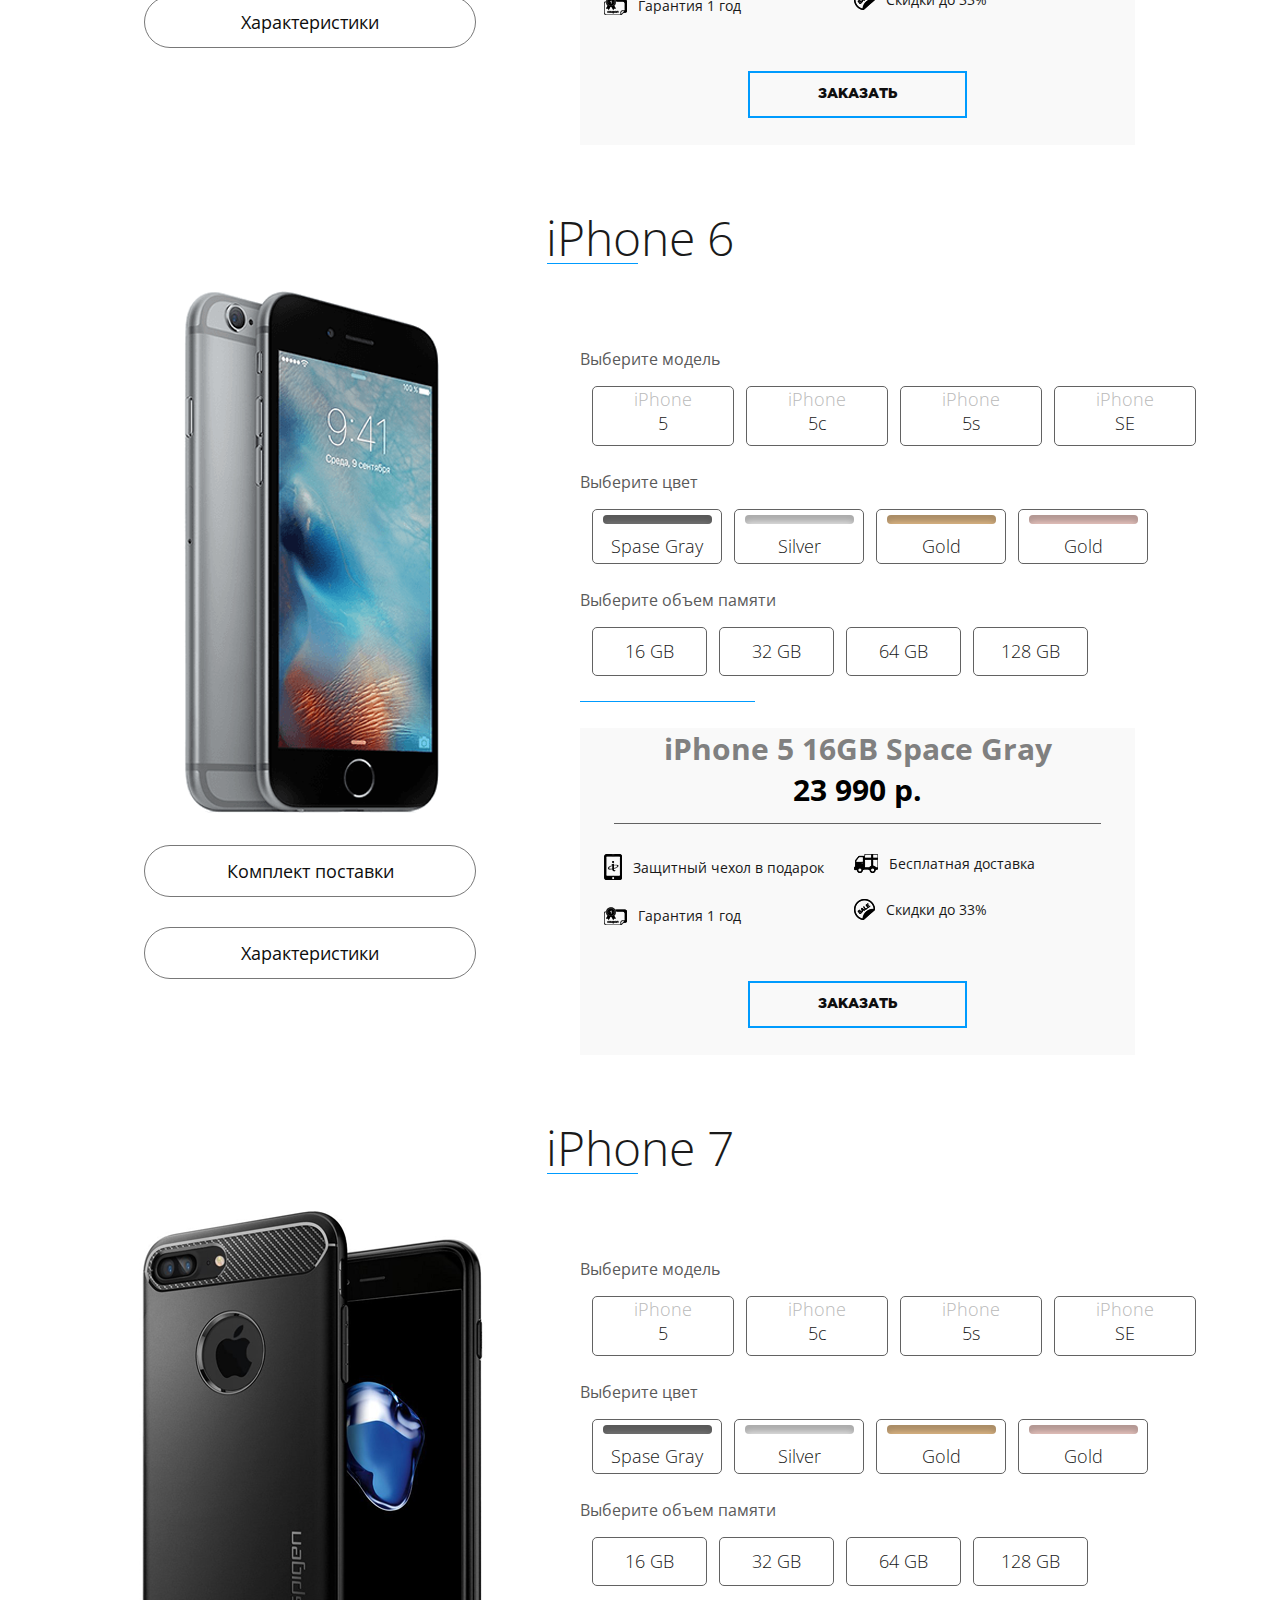
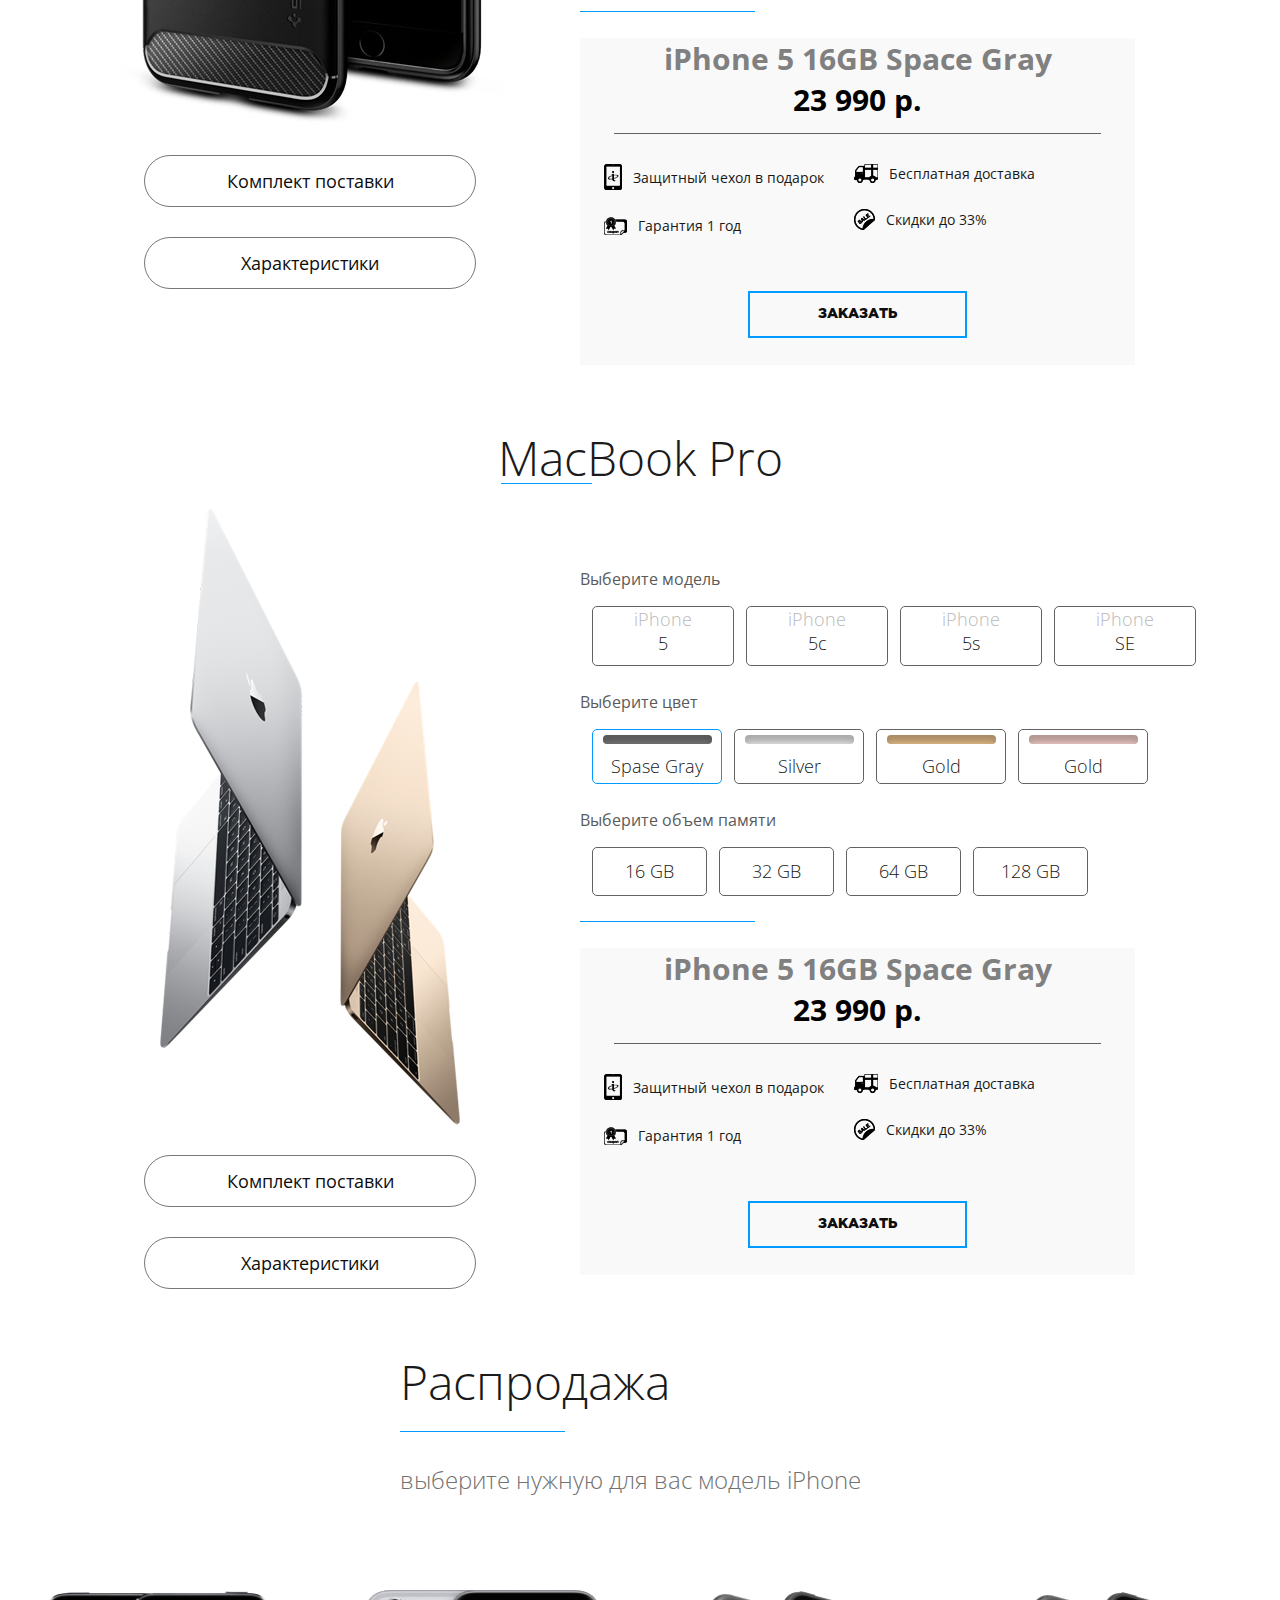
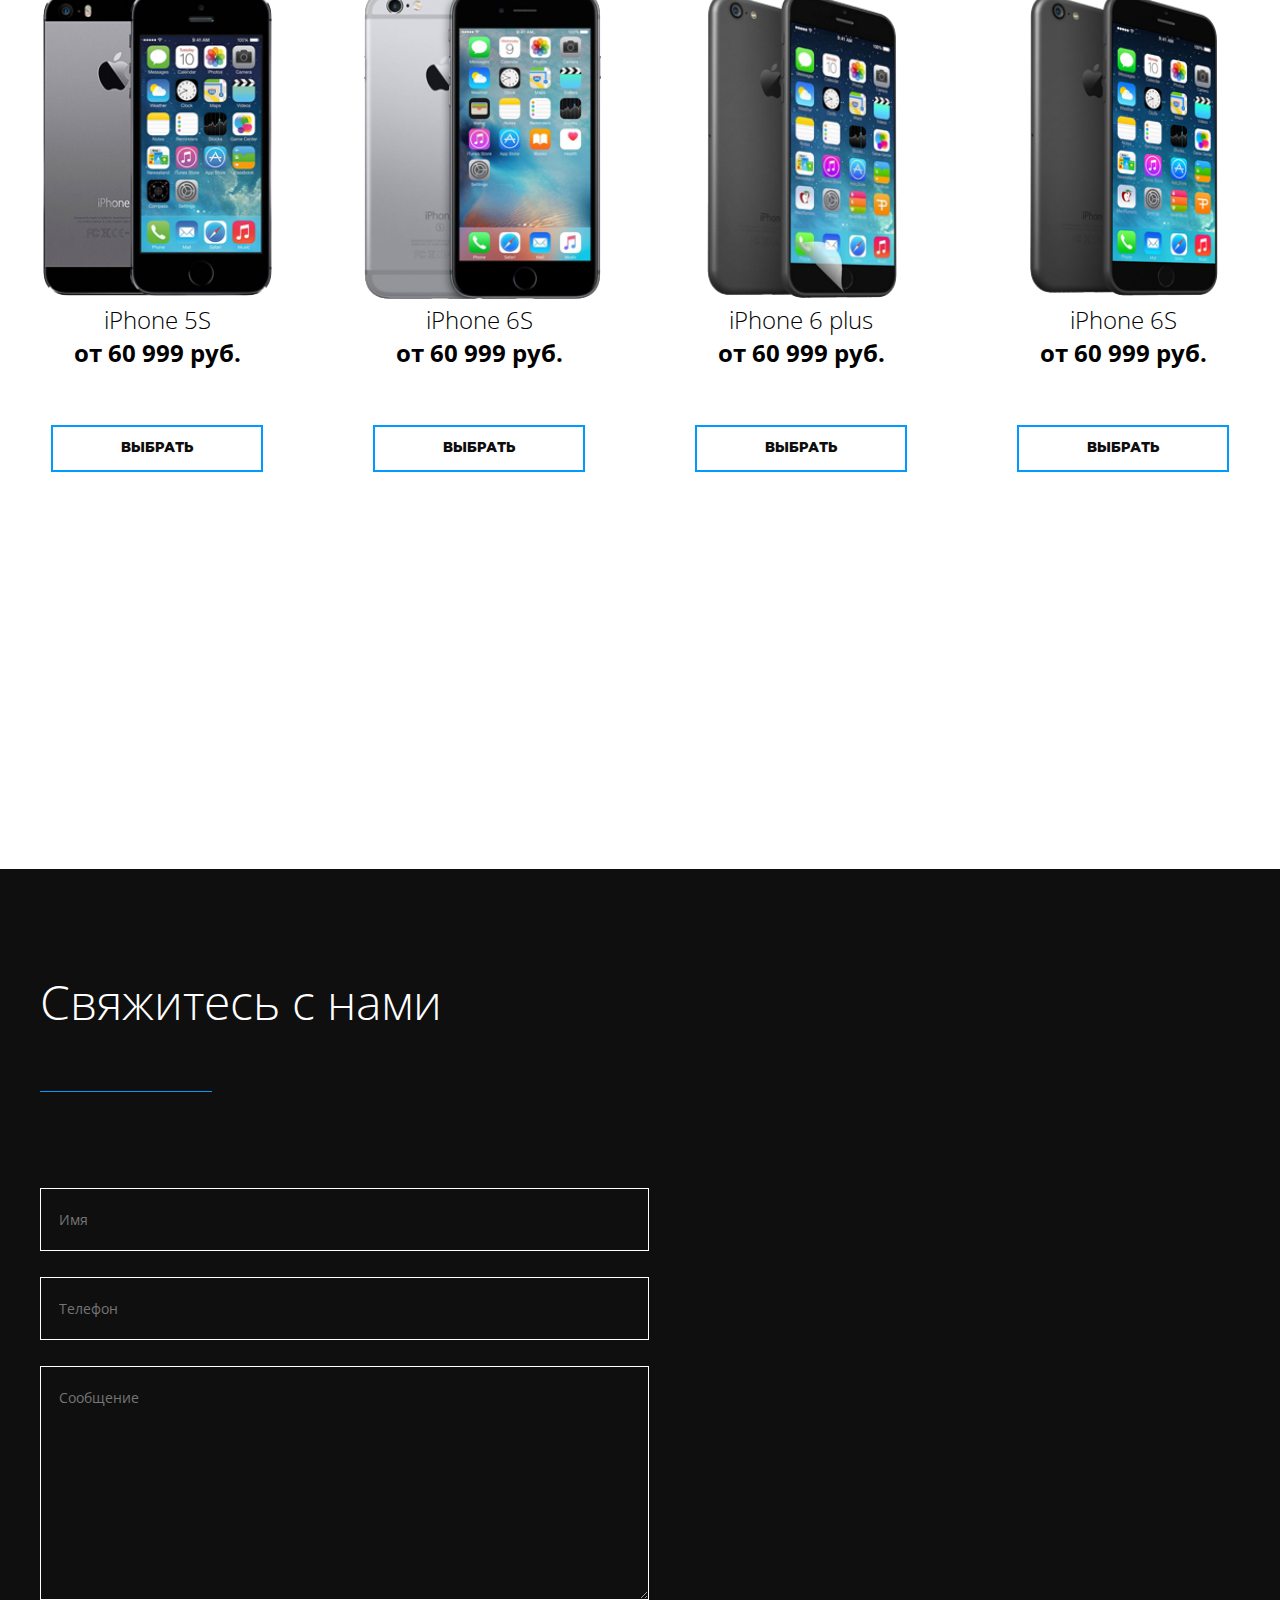
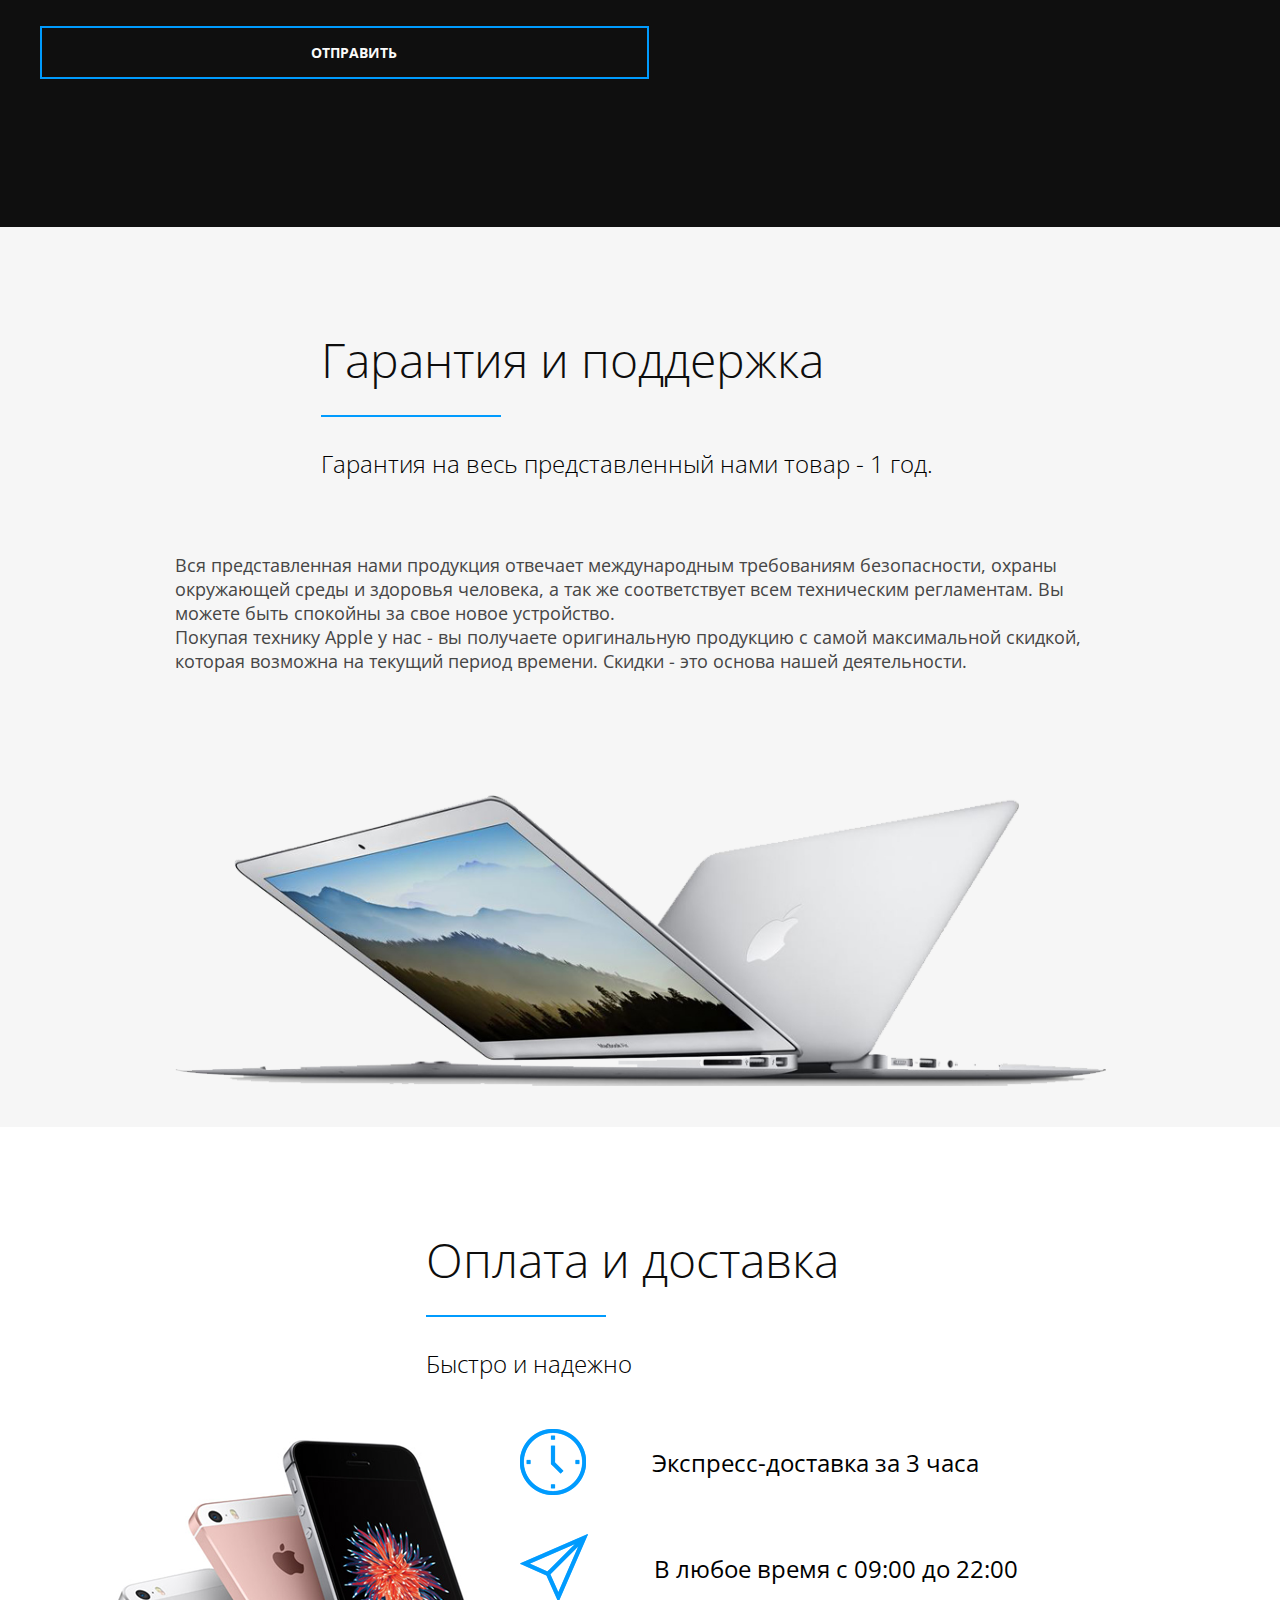
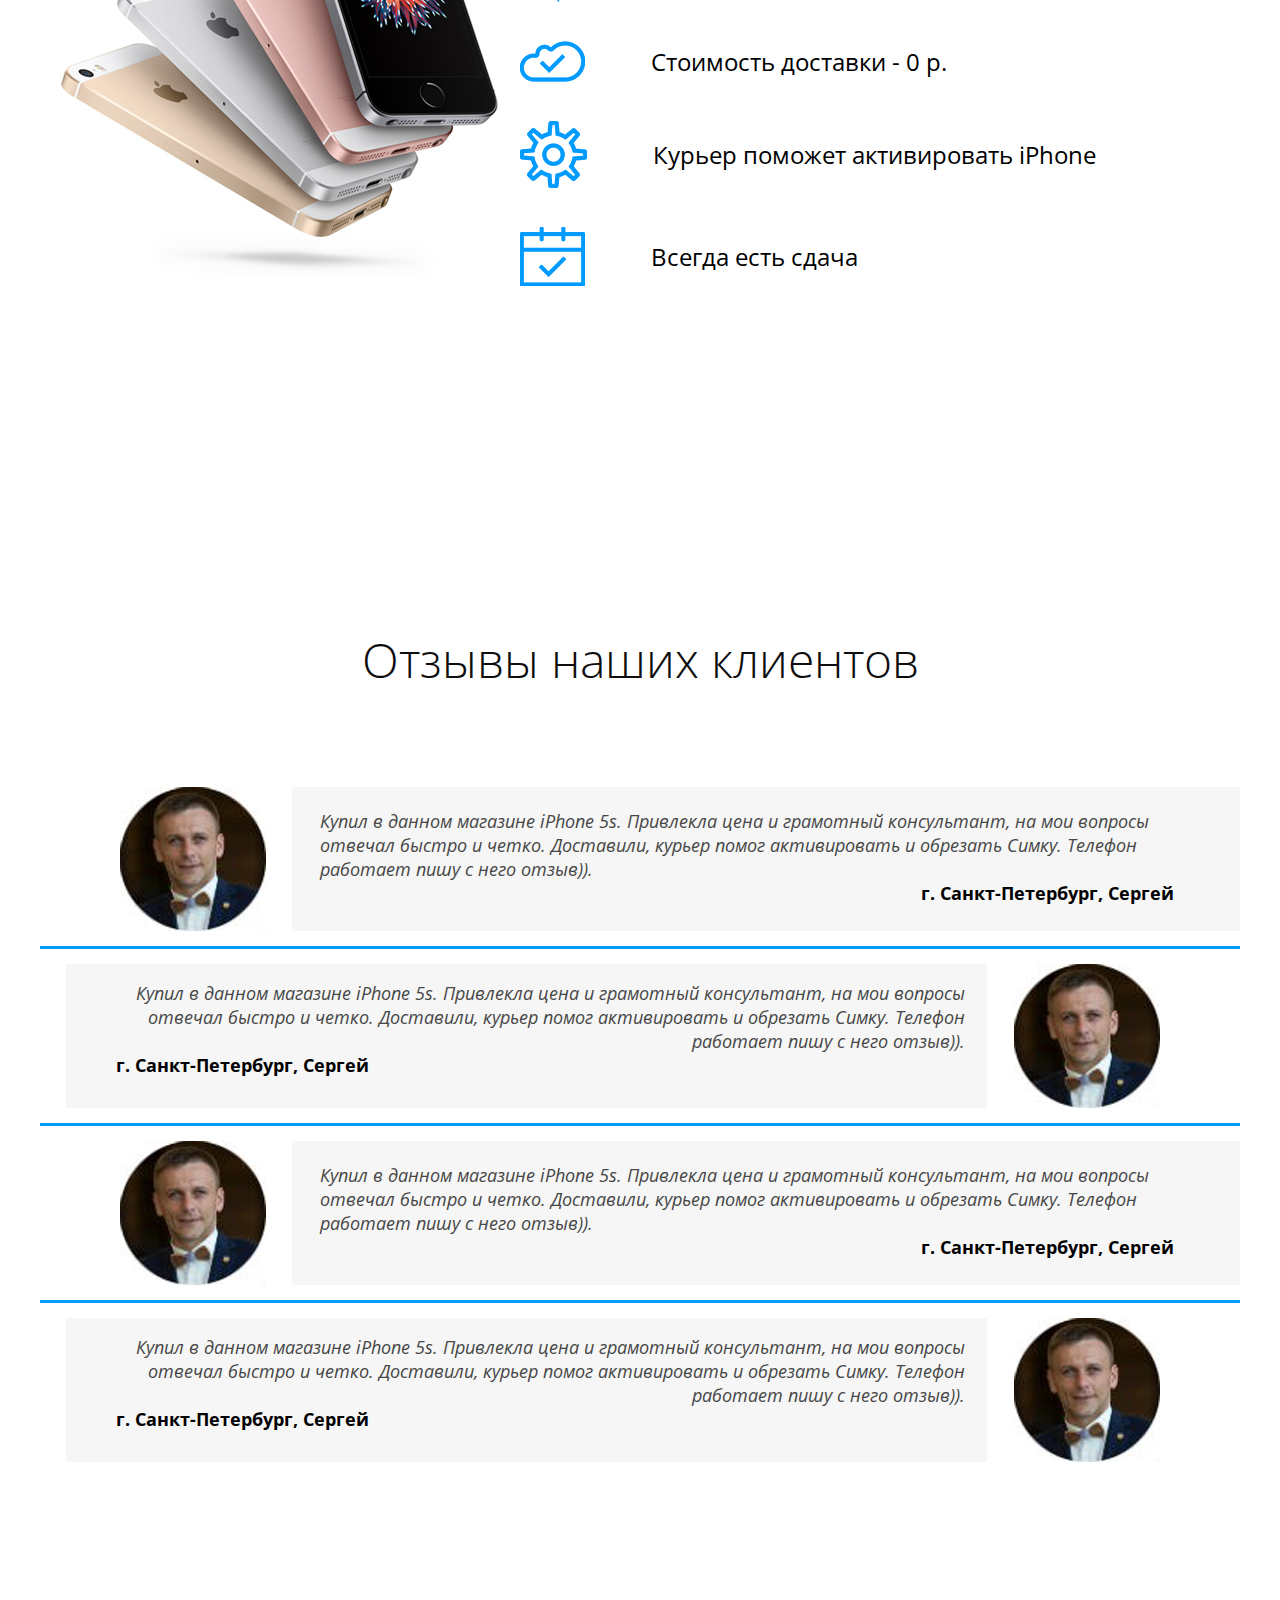
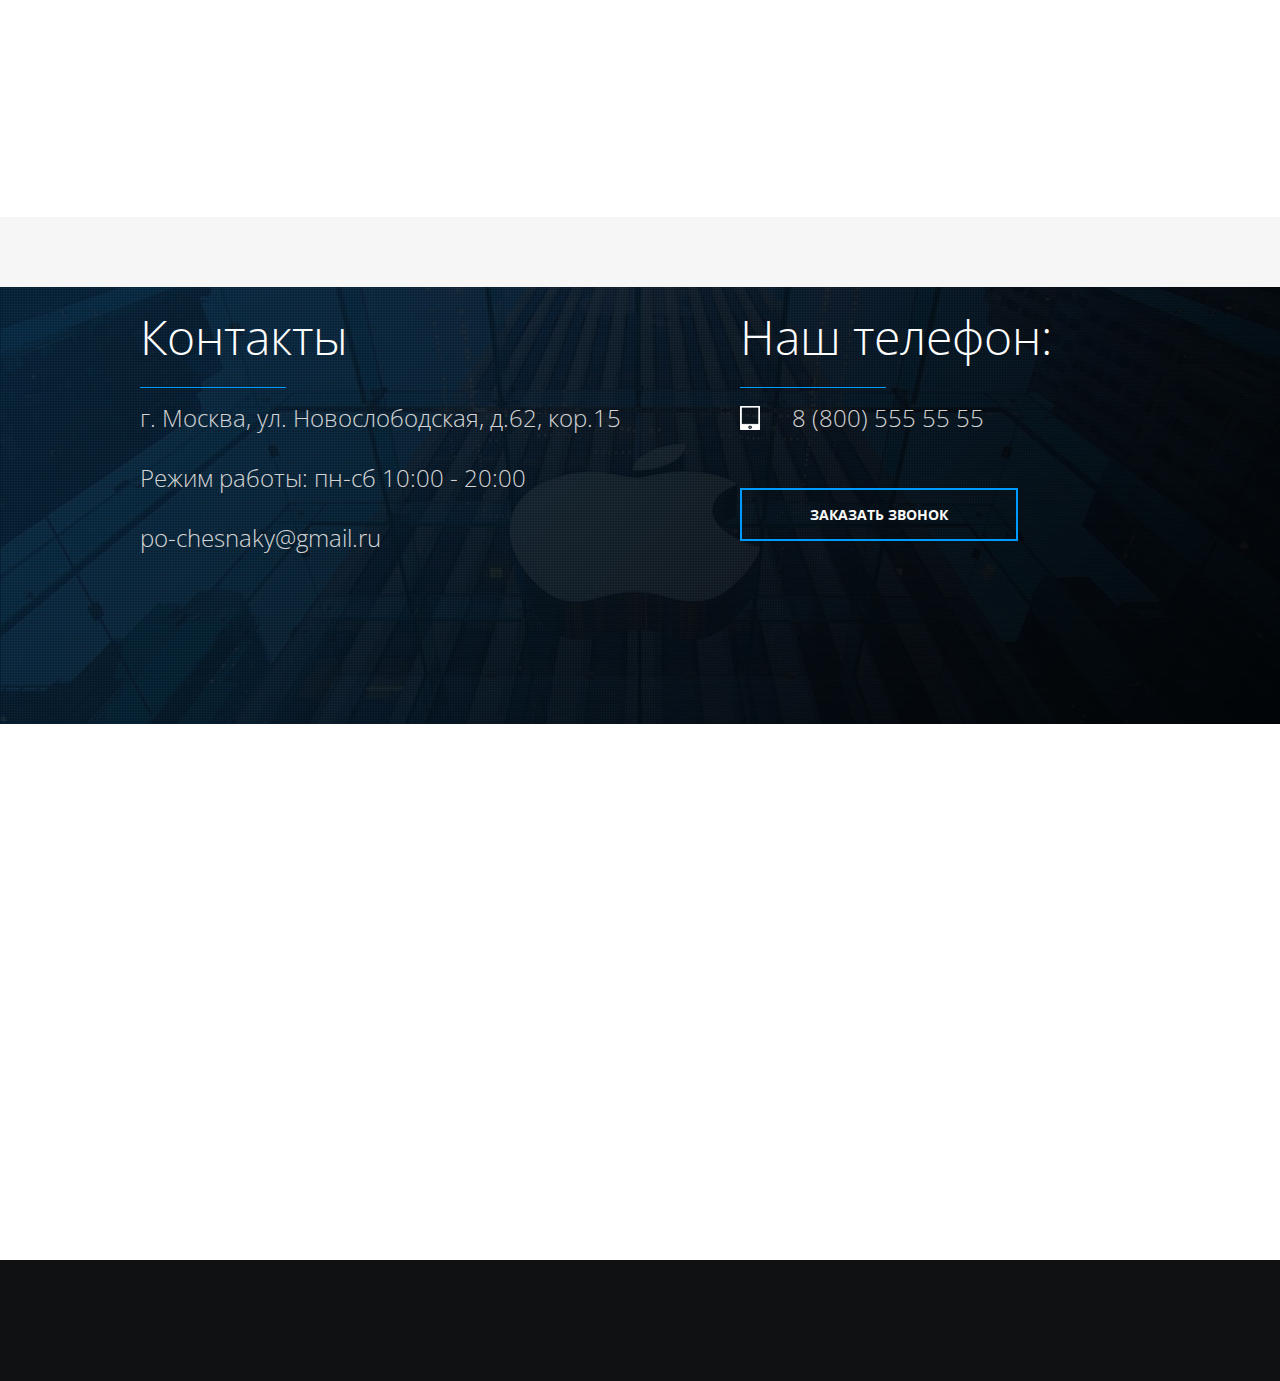
<file: index2.html>
<!DOCTYPE html> 
<html>
	<head>
		<meta http-equiv="Content-Type" content="text/html; charset=utf-8">
		<link rel="stylesheet" type="text/css" href="css/style.css">
		<link href="https://fonts.googleapis.com/css?family=Open+Sans:300,300i,400,400i,600,600i,700,700i,800,800i" rel="stylesheet"> 
		<title>IPhone</title>
	</head>
	<body>
		<div class="header">
			<div class="header-center">
				<a class="header-center-logo" href="#">
					<img class="header-center-logo-img" src="img/apple-logo.svg">
				</a>
				<ul class="header-center-menu">
					<li class="header-center-menu-item"><a class="header-center-menu-item-link" href="#iphone5">IPhone</a></li>
					<li class="header-center-menu-item"><a class="header-center-menu-item-link" href="#mac">Mac</a></li>
					<li class="header-center-menu-item"><a class="header-center-menu-item-link" href="#garantipod">Гарантия и поддержка</a></li>
					<li class="header-center-menu-item"><a class="header-center-menu-item-link" href="#oplata">Оплата и доставка</a></li>
					<li class="header-center-menu-item"><a class="header-center-menu-item-link" href="#otzivi">Отзывы</a></li>
					<li class="header-center-menu-item"><a class="header-center-menu-item-link sale" href="#sale">Распродажа</a></li>
					<li class="header-center-menu-item"><a class="header-center-menu-item-link" href="#contacts">Контакты</a></li>

				</ul>
				<img src="img/phone-icon.png" class="header-center-telephone-icon">
				<a class="header-center-telephone" href="tel:+78005555555">
					+7 (800) 555 55 55
				</a>
			</div>
		</div>
		<div class="main">
			<div class="main-layer">
				<img class="main-layer-phone" src="img/main-layer-phone.png">
				<div class="main-layer-description">
					<h1 class="main-layer-description-title">Розыгрыш iPhone в Магазине<br>каждый последний Четверг Месяца!</h1>
					<div class="apple-hr main-layer-description-hr"></div>
					<span class="main-layer-description-text">Не упусти Шанс Стать Обладателем Нового iPhone!</span>
					<a class="link-sale" href="#">Хочу Новый Iphone</a><a class="link-sale right-link" href="#">Каталог iPhone</a>
				</div>

			</div>
			<div class="main-layer2 slideshow-image"></div>
		</div>
		<div id="iphone5" class="product">
			<span class="product-title">iPhone 5
				
			</span>
			<div class="product-title-hr"></div>

			<div class="product-description">
				<div class="product-description-left">
					<img class="product-description-left-img" src="img/iPhone5.png"> 
					<div class="product-description-left-cntr">Комплект поставки</div>
					<div class="product-description-left-cntr">Характеристики</div>
				</div>				
				<div class="product-description-right">
					<div class="product-description-right-group">
						<span class="product-description-right-group-title">Выберите модель</span>
						<div class="product-description-right-group-radio">
							<input  class="product-description-right-group-radio-inp" id="iPhone5" type="radio" value="iPhone 5" name="model-iPhone5">
							<label class="product-description-right-group-radio-lab" for="iPhone5" class="">iPhone<br><span class="detail">5</span></label>
							<input class="product-description-right-group-radio-inp"  id="iPhone5c" type="radio" name="model-iPhone5">
							<label class="product-description-right-group-radio-lab" for="iPhone5c">iPhone<br><span class="detail">5c</span></label>
							<input class="product-description-right-group-radio-inp"  id="iPhone5s" type="radio" name="model-iPhone5">
							<label class="product-description-right-group-radio-lab" for="iPhone5s">iPhone<br><span class="detail">5s</span></label>
							<input class="product-description-right-group-radio-inp"   id="iPhoneSE" type="radio" name="model-iPhone5">
							<label class="product-description-right-group-radio-lab" for="iPhoneSE">iPhone<br><span class="detail">SE</span></label>
						</div>
					</div>
					<div class="product-description-right-group">
						<span class="product-description-right-group-title">Выберите цвет</span>
						<div class="product-description-right-group-radio">
							<input  class="product-description-right-group-radio-inp" checked="true" id="spasegray" type="radio" value="iPhone 5" name="color-iPhone5">
							<label class="product-description-right-group-radio-lab lab-color" for="spasegray" class=""><div class="color spasegray"></div><span class="detail">Spase Gray</span></label>
							<input class="product-description-right-group-radio-inp"  id="silver" type="radio" name="color-iPhone5">
							<label class="product-description-right-group-radio-lab lab-color" for="silver"><div class="color silver"></div><span class="detail">Silver</span></label>
							<input class="product-description-right-group-radio-inp"  id="gold" type="radio" name="color-iPhone5">
							<label class="product-description-right-group-radio-lab lab-color" for="gold"><div class="color gold"></div><span class="detail">Gold</span></label>
							<input class="product-description-right-group-radio-inp"   id="gold2" type="radio" name="color-iPhone5">
							<label class="product-description-right-group-radio-lab lab-color" for="gold2"><div class="color gold2"></div><span class="detail">Gold</span></label>
						</div>
					</div>
					<div class="product-description-right-group">
						<span class="product-description-right-group-title">Выберите объем памяти</span>
						<div class="product-description-right-group-radio">
							<input  class="product-description-right-group-radio-inp" id="16GB" type="radio" value="iPhone 5" name="obem-iPhone5">
							<label class="product-description-right-group-radio-lab lab-pam" for="16GB" class=""><span class="detail">16 GB</span></label>
							<input class="product-description-right-group-radio-inp"  id="32GB" type="radio" name="obem-iPhone5">
							<label class="product-description-right-group-radio-lab  lab-pam" for="32GB"><span class="detail">32 GB</span></label>
							<input class="product-description-right-group-radio-inp"  id="64GB" type="radio" name="obem-iPhone5">
							<label class="product-description-right-group-radio-lab lab-pam" for="64GB"><span class="detail">64 GB</span></label>
							<input class="product-description-right-group-radio-inp"   id="128GB" type="radio" name="obem-iPhone5">
							<label class="product-description-right-group-radio-lab  lab-pam" for="128GB"><span class="detail">128 GB</span></label>
						</div>
					</div>
					<div class="product-description-right-hr"></div>
					<div class="product-description-right-info">
						<span class="product-description-right-info-title">
						iPhone 5 16GB Space Gray<br>
							<span class="cena">23 990 р.</span>
						</span>
						<div class="product-description-right-info-character-hr"></div>
						<div class="product-description-right-info-character">

							<div class="product-description-right-info-character-left">
								<div class="product-description-item">
									<img class="" src="img/smartphone.png"><span class="product-description-item-text">Защитный чехол в подарок</span>
								</div>
								<div class="product-description-item">
									<img class="" src="img/garant.png"><span class="product-description-item-text">Гарантия 1 год</span>
								</div>
							</div>
							<div class="product-description-right-info-character-right">
								<div class="product-description-item">
									<img class="" src="img/dostavka.png"><span class="product-description-item-text">Бесплатная доставка</span>
								</div>
								<div class="product-description-item">
									<img class="" src="img/sale.png"><span class="product-description-item-text">Скидки до 33%</span>
								</div>
							</div>
							<a class="link-sale character-sale">Заказать</a>
						</div>
					</div>
				</div>
			</div>
		</div>

		<div class="product">
			<span class="product-title">iPhone 6
				
			</span>
			<div class="product-title-hr"></div>

			<div class="product-description">
				<div class="product-description-left">
					<img class="product-description-left-img" src="img/iphone6.png"> 
					<div class="product-description-left-cntr">Комплект поставки</div>
					<div class="product-description-left-cntr">Характеристики</div>
				</div>				
				<div class="product-description-right">
					<div class="product-description-right-group">
						<span class="product-description-right-group-title">Выберите модель</span>
						<div class="product-description-right-group-radio">
							<input  class="product-description-right-group-radio-inp" id="iPhone5" type="radio" value="iPhone 5" name="model-iPhone5">
							<label class="product-description-right-group-radio-lab" for="iPhone5" class="">iPhone<br><span class="detail">5</span></label>
							<input class="product-description-right-group-radio-inp"  id="iPhone5c" type="radio" name="model-iPhone5">
							<label class="product-description-right-group-radio-lab" for="iPhone5c">iPhone<br><span class="detail">5c</span></label>
							<input class="product-description-right-group-radio-inp"  id="iPhone5s" type="radio" name="model-iPhone5">
							<label class="product-description-right-group-radio-lab" for="iPhone5s">iPhone<br><span class="detail">5s</span></label>
							<input class="product-description-right-group-radio-inp"   id="iPhoneSE" type="radio" name="model-iPhone5">
							<label class="product-description-right-group-radio-lab" for="iPhoneSE">iPhone<br><span class="detail">SE</span></label>
						</div>
					</div>
					<div class="product-description-right-group">
						<span class="product-description-right-group-title">Выберите цвет</span>
						<div class="product-description-right-group-radio">
							<input  class="product-description-right-group-radio-inp" checked="true" id="spasegray" type="radio" value="iPhone 5" name="color-iPhone5">
							<label class="product-description-right-group-radio-lab lab-color" for="spasegray" class=""><div class="color spasegray"></div><span class="detail">Spase Gray</span></label>
							<input class="product-description-right-group-radio-inp"  id="silver" type="radio" name="color-iPhone5">
							<label class="product-description-right-group-radio-lab lab-color" for="silver"><div class="color silver"></div><span class="detail">Silver</span></label>
							<input class="product-description-right-group-radio-inp"  id="gold" type="radio" name="color-iPhone5">
							<label class="product-description-right-group-radio-lab lab-color" for="gold"><div class="color gold"></div><span class="detail">Gold</span></label>
							<input class="product-description-right-group-radio-inp"   id="gold2" type="radio" name="color-iPhone5">
							<label class="product-description-right-group-radio-lab lab-color" for="gold2"><div class="color gold2"></div><span class="detail">Gold</span></label>
						</div>
					</div>
					<div class="product-description-right-group">
						<span class="product-description-right-group-title">Выберите объем памяти</span>
						<div class="product-description-right-group-radio">
							<input  class="product-description-right-group-radio-inp" id="16GB" type="radio" value="iPhone 5" name="obem-iPhone5">
							<label class="product-description-right-group-radio-lab lab-pam" for="16GB" class=""><span class="detail">16 GB</span></label>
							<input class="product-description-right-group-radio-inp"  id="32GB" type="radio" name="obem-iPhone5">
							<label class="product-description-right-group-radio-lab  lab-pam" for="32GB"><span class="detail">32 GB</span></label>
							<input class="product-description-right-group-radio-inp"  id="64GB" type="radio" name="obem-iPhone5">
							<label class="product-description-right-group-radio-lab lab-pam" for="64GB"><span class="detail">64 GB</span></label>
							<input class="product-description-right-group-radio-inp"   id="128GB" type="radio" name="obem-iPhone5">
							<label class="product-description-right-group-radio-lab  lab-pam" for="128GB"><span class="detail">128 GB</span></label>
						</div>
					</div>
					<div class="product-description-right-hr"></div>
					<div class="product-description-right-info">
						<span class="product-description-right-info-title">
						iPhone 5 16GB Space Gray<br>
							<span class="cena">23 990 р.</span>
						</span>
						<div class="product-description-right-info-character-hr"></div>
						<div class="product-description-right-info-character">

							<div class="product-description-right-info-character-left">
								<div class="product-description-item">
									<img class="" src="img/smartphone.png"><span class="product-description-item-text">Защитный чехол в подарок</span>
								</div>
								<div class="product-description-item">
									<img class="" src="img/garant.png"><span class="product-description-item-text">Гарантия 1 год</span>
								</div>
							</div>
							<div class="product-description-right-info-character-right">
								<div class="product-description-item">
									<img class="" src="img/dostavka.png"><span class="product-description-item-text">Бесплатная доставка</span>
								</div>
								<div class="product-description-item">
									<img class="" src="img/sale.png"><span class="product-description-item-text">Скидки до 33%</span>
								</div>
							</div>
							<a class="link-sale character-sale">Заказать</a>
						</div>
					</div>
				</div>
			</div>
		</div>

		<div class="product">
			<span class="product-title">iPhone 7
				
			</span>
			<div class="product-title-hr"></div>

			<div class="product-description">
				<div class="product-description-left">
					<img class="product-description-left-img" src="img/iphone7.png"> 
					<div class="product-description-left-cntr">Комплект поставки</div>
					<div class="product-description-left-cntr">Характеристики</div>
				</div>				
				<div class="product-description-right">
					<div class="product-description-right-group">
						<span class="product-description-right-group-title">Выберите модель</span>
						<div class="product-description-right-group-radio">
							<input  class="product-description-right-group-radio-inp" id="iPhone5" type="radio" value="iPhone 5" name="model-iPhone5">
							<label class="product-description-right-group-radio-lab" for="iPhone5" class="">iPhone<br><span class="detail">5</span></label>
							<input class="product-description-right-group-radio-inp"  id="iPhone5c" type="radio" name="model-iPhone5">
							<label class="product-description-right-group-radio-lab" for="iPhone5c">iPhone<br><span class="detail">5c</span></label>
							<input class="product-description-right-group-radio-inp"  id="iPhone5s" type="radio" name="model-iPhone5">
							<label class="product-description-right-group-radio-lab" for="iPhone5s">iPhone<br><span class="detail">5s</span></label>
							<input class="product-description-right-group-radio-inp"   id="iPhoneSE" type="radio" name="model-iPhone5">
							<label class="product-description-right-group-radio-lab" for="iPhoneSE">iPhone<br><span class="detail">SE</span></label>
						</div>
					</div>
					<div class="product-description-right-group">
						<span class="product-description-right-group-title">Выберите цвет</span>
						<div class="product-description-right-group-radio">
							<input  class="product-description-right-group-radio-inp" checked="true" id="spasegray" type="radio" value="iPhone 5" name="color-iPhone5">
							<label class="product-description-right-group-radio-lab lab-color" for="spasegray" class=""><div class="color spasegray"></div><span class="detail">Spase Gray</span></label>
							<input class="product-description-right-group-radio-inp"  id="silver" type="radio" name="color-iPhone5">
							<label class="product-description-right-group-radio-lab lab-color" for="silver"><div class="color silver"></div><span class="detail">Silver</span></label>
							<input class="product-description-right-group-radio-inp"  id="gold" type="radio" name="color-iPhone5">
							<label class="product-description-right-group-radio-lab lab-color" for="gold"><div class="color gold"></div><span class="detail">Gold</span></label>
							<input class="product-description-right-group-radio-inp"   id="gold2" type="radio" name="color-iPhone5">
							<label class="product-description-right-group-radio-lab lab-color" for="gold2"><div class="color gold2"></div><span class="detail">Gold</span></label>
						</div>
					</div>
					<div class="product-description-right-group">
						<span class="product-description-right-group-title">Выберите объем памяти</span>
						<div class="product-description-right-group-radio">
							<input  class="product-description-right-group-radio-inp" id="16GB" type="radio" value="iPhone 5" name="obem-iPhone5">
							<label class="product-description-right-group-radio-lab lab-pam" for="16GB" class=""><span class="detail">16 GB</span></label>
							<input class="product-description-right-group-radio-inp"  id="32GB" type="radio" name="obem-iPhone5">
							<label class="product-description-right-group-radio-lab  lab-pam" for="32GB"><span class="detail">32 GB</span></label>
							<input class="product-description-right-group-radio-inp"  id="64GB" type="radio" name="obem-iPhone5">
							<label class="product-description-right-group-radio-lab lab-pam" for="64GB"><span class="detail">64 GB</span></label>
							<input class="product-description-right-group-radio-inp"   id="128GB" type="radio" name="obem-iPhone5">
							<label class="product-description-right-group-radio-lab  lab-pam" for="128GB"><span class="detail">128 GB</span></label>
						</div>
					</div>
					<div class="product-description-right-hr"></div>
					<div class="product-description-right-info">
						<span class="product-description-right-info-title">
						iPhone 5 16GB Space Gray<br>
							<span class="cena">23 990 р.</span>
						</span>
						<div class="product-description-right-info-character-hr"></div>
						<div class="product-description-right-info-character">

							<div class="product-description-right-info-character-left">
								<div class="product-description-item">
									<img class="" src="img/smartphone.png"><span class="product-description-item-text">Защитный чехол в подарок</span>
								</div>
								<div class="product-description-item">
									<img class="" src="img/garant.png"><span class="product-description-item-text">Гарантия 1 год</span>
								</div>
							</div>
							<div class="product-description-right-info-character-right">
								<div class="product-description-item">
									<img class="" src="img/dostavka.png"><span class="product-description-item-text">Бесплатная доставка</span>
								</div>
								<div class="product-description-item">
									<img class="" src="img/sale.png"><span class="product-description-item-text">Скидки до 33%</span>
								</div>
							</div>
							<a class="link-sale character-sale">Заказать</a>
						</div>
					</div>
				</div>
			</div>
		</div>

		<div id="mac" class="product">
			<span class="product-title">MacBook Pro
				
			</span>
			<div class="product-title-hr mac-hr"></div>

			<div class="product-description">
				<div class="product-description-left">
					<img class="product-description-left-img" src="img/macbookpro.png"> 
					<div class="product-description-left-cntr">Комплект поставки</div>
					<div class="product-description-left-cntr">Характеристики</div>
				</div>				
				<div class="product-description-right">
					<div class="product-description-right-group">
						<span class="product-description-right-group-title">Выберите модель</span>
						<div class="product-description-right-group-radio">
							<input  class="product-description-right-group-radio-inp" id="iPhone5" type="radio" value="iPhone 5" name="model-iPhone5">
							<label class="product-description-right-group-radio-lab" for="iPhone5" class="">iPhone<br><span class="detail">5</span></label>
							<input class="product-description-right-group-radio-inp"  id="iPhone5c" type="radio" name="model-iPhone5">
							<label class="product-description-right-group-radio-lab" for="iPhone5c">iPhone<br><span class="detail">5c</span></label>
							<input class="product-description-right-group-radio-inp"  id="iPhone5s" type="radio" name="model-iPhone5">
							<label class="product-description-right-group-radio-lab" for="iPhone5s">iPhone<br><span class="detail">5s</span></label>
							<input class="product-description-right-group-radio-inp"   id="iPhoneSE" type="radio" name="model-iPhone5">
							<label class="product-description-right-group-radio-lab" for="iPhoneSE">iPhone<br><span class="detail">SE</span></label>
						</div>
					</div>
					<div class="product-description-right-group">
						<span class="product-description-right-group-title">Выберите цвет</span>
						<div class="product-description-right-group-radio">
							<input  class="product-description-right-group-radio-inp" checked="true" id="spasegray" type="radio" value="iPhone 5" name="color-iPhone5">
							<label class="product-description-right-group-radio-lab lab-color" for="spasegray" class=""><div class="color spasegray"></div><span class="detail">Spase Gray</span></label>
							<input class="product-description-right-group-radio-inp"  id="silver" type="radio" name="color-iPhone5">
							<label class="product-description-right-group-radio-lab lab-color" for="silver"><div class="color silver"></div><span class="detail">Silver</span></label>
							<input class="product-description-right-group-radio-inp"  id="gold" type="radio" name="color-iPhone5">
							<label class="product-description-right-group-radio-lab lab-color" for="gold"><div class="color gold"></div><span class="detail">Gold</span></label>
							<input class="product-description-right-group-radio-inp"   id="gold2" type="radio" name="color-iPhone5">
							<label class="product-description-right-group-radio-lab lab-color" for="gold2"><div class="color gold2"></div><span class="detail">Gold</span></label>
						</div>
					</div>
					<div class="product-description-right-group">
						<span class="product-description-right-group-title">Выберите объем памяти</span>
						<div class="product-description-right-group-radio">
							<input  class="product-description-right-group-radio-inp" id="16GB" type="radio" value="iPhone 5" name="obem-iPhone5">
							<label class="product-description-right-group-radio-lab lab-pam" for="16GB" class=""><span class="detail">16 GB</span></label>
							<input class="product-description-right-group-radio-inp"  id="32GB" type="radio" name="obem-iPhone5">
							<label class="product-description-right-group-radio-lab  lab-pam" for="32GB"><span class="detail">32 GB</span></label>
							<input class="product-description-right-group-radio-inp"  id="64GB" type="radio" name="obem-iPhone5">
							<label class="product-description-right-group-radio-lab lab-pam" for="64GB"><span class="detail">64 GB</span></label>
							<input class="product-description-right-group-radio-inp"   id="128GB" type="radio" name="obem-iPhone5">
							<label class="product-description-right-group-radio-lab  lab-pam" for="128GB"><span class="detail">128 GB</span></label>
						</div>
					</div>
					<div class="product-description-right-hr"></div>
					<div class="product-description-right-info">
						<span class="product-description-right-info-title">
						iPhone 5 16GB Space Gray<br>
							<span class="cena">23 990 р.</span>
						</span>
						<div class="product-description-right-info-character-hr"></div>
						<div class="product-description-right-info-character">

							<div class="product-description-right-info-character-left">
								<div class="product-description-item">
									<img class="" src="img/smartphone.png"><span class="product-description-item-text">Защитный чехол в подарок</span>
								</div>
								<div class="product-description-item">
									<img class="" src="img/garant.png"><span class="product-description-item-text">Гарантия 1 год</span>
								</div>
							</div>
							<div class="product-description-right-info-character-right">
								<div class="product-description-item">
									<img class="" src="img/dostavka.png"><span class="product-description-item-text">Бесплатная доставка</span>
								</div>
								<div class="product-description-item">
									<img class="" src="img/sale.png"><span class="product-description-item-text">Скидки до 33%</span>
								</div>
							</div>
							<a class="link-sale character-sale">Заказать</a>
						</div>
					</div>
				</div>
			</div>
		</div>

		<div id="sale" class="sale">
			<div class="sale-center">
				<span class="sale-title">Распродажа</span>
			<div class="sale-title-hr"></div>
			<sale class="sale-description">выберите нужную для вас модель iPhone</sale>
			</div>
			
			<div class="sale-container">
				<div class="sale-container-item">
					<img class="sale-container-item-img" src="img/sale1.png">
					<span class="sale-container-item-title">iPhone 5S</span><br>
					<span class="sale-container-item-cena">от 60 999 руб.</span>
					<a class="link-sale  character-sale">Выбрать</a>
				</div>
				<div class="sale-container-item">
					<img  class="sale-container-item-img" src="img/sale2.png">
					<span class="sale-container-item-title">iPhone 6S</span><br>
					<span class="sale-container-item-cena">от 60 999 руб.</span>
					<a class="link-sale character-sale">Выбрать</a>
				</div>
				<div class="sale-container-item">
					<img  class="sale-container-item-img" src="img/sale3.png">
					<span class="sale-container-item-title">iPhone 6 plus</span><br>
					<span class="sale-container-item-cena">от 60 999 руб.</span>
					<a class="link-sale  character-sale">Выбрать</a>
				</div>
				<div class="sale-container-item">
					<img  class="sale-container-item-img" src="img/sale4.png">
					<span class="sale-container-item-title">iPhone 6S</span><br>
					<span class="sale-container-item-cena">от 60 999 руб.</span>
					<a class="link-sale  character-sale">Выбрать</a>
				</div>
			</div>
		</div>
		<div class="send">

			<div class="send-center">
				<div class="send-center-left">
					<span class="send-center-left-title">Свяжитесь с нами</span><br>
					<div class="send-hr"></div>
					<input type="text" class="send-center-left-input" placeholder="Имя">
					<input type="text" class="send-center-left-input" placeholder="Телефон">
					<textarea name="" id="" cols="30" rows="10" class="send-center-left-textarea" placeholder="Сообщение"></textarea>
					<a href="#" class="link-sale send-link">Отправить</a>
				</div>				
			</div>
			
		</div>
		<div id="garantipod" class="garant">
			<div class="garant1">
				<span class="garant-title">Гарантия и поддержка</span>
				<div class="garant-hr"></div>
				<span class="garant-title2" >Гарантия на весь представленный нами товар - 1 год.</span>
			</div>
			<div class="garant2">
				<span  class="garant-descr">Вся представленная нами продукция отвечает международным требованиям безопасности, охраны окружающей среды и здоровья человека, а так же соответствует всем техническим регламентам. Вы можете быть спокойны за свое новое устройство.<br>Покупая технику Apple у нас - вы получаете оригинальную продукцию с самой максимальной скидкой, которая возможна на текущий период времени. Скидки - это основа нашей деятельности.</span>
			</div>
			<div class="garant3">
				<img class="garant-img" src="img/garant-appl.png" alt="">
			</div>
		</div>
		<div id="oplata" class="oplata">
			<div class="oplata1">
				<span class="oplata-title">Оплата и доставка</span>
				<div class="oplata-hr"></div>
				<span class="oplata-title2">Быстро и надежно</span>
			</div>
			<div class="oplata-container">
				<div class="oplata-item oplata-item-left">
					<img src="img/oplata-i-dostavka.png">
				</div>
				<div class="oplata-item oplata-item-right">
					<div class="oplata-item-character"><img src="img/oplata-icon1.png" alt="" class="oplata-item-character-img"><span class="oplata-item-character-text">Экспресс-доставка за 3 часа</span></div>
					<div class="oplata-item-character"><img src="img/oplata-icon2.png" alt="" class="oplata-item-character-img"><span class="oplata-item-character-text">В любое время с 09:00 до 22:00</span></div>
					<div class="oplata-item-character"><img src="img/oplata-icon3.png" alt="" class="oplata-item-character-img"><span class="oplata-item-character-text">Стоимость доставки - 0 р.</span></div>
					<div class="oplata-item-character"><img src="img/oplata-icon4.png" alt="" class="oplata-item-character-img"><span class="oplata-item-character-text">Курьер поможет активировать iPhone</span></div>
					<div class="oplata-item-character"><img src="img/oplata-icon5.png" alt="" class="oplata-item-character-img"><span class="oplata-item-character-text">Всегда есть сдача</span></div>
				</div>
			</div>
		</div>
		<div id="otzivi" class="otzivi">
			<span class="otzivi-title">Отзывы наших клиентов</span>
			<div class="otzivi-container">
				<div class="otzivi-container-item">
					<img src="img/ava.png" alt="" class="otzivi-container-item-img">
					<div class="otzivi-container-item-text"><span class="otzivi-container-item-alltext">Купил в данном магазине iPhone 5s. Привлекла цена и грамотный консультант, на мои вопросы отвечал быстро и четко. Доставили, курьер помог активировать и обрезать Симку. Телефон работает пишу с него отзыв)).</span><br><span class="otzivi-container-item-city">г. Санкт-Петербург, Сергей</span></div>
				</div>
				<div class="otzivi-container-item">
					<img src="img/ava.png" alt="" class="otzivi-container-item-img">
					<div class="otzivi-container-item-text"><span class="otzivi-container-item-alltext">Купил в данном магазине iPhone 5s. Привлекла цена и грамотный консультант, на мои вопросы отвечал быстро и четко. Доставили, курьер помог активировать и обрезать Симку. Телефон работает пишу с него отзыв)).</span><br><span class="otzivi-container-item-city">г. Санкт-Петербург, Сергей</span></div>
				</div>
				<div class="otzivi-container-item">
					<img src="img/ava.png" alt="" class="otzivi-container-item-img">
					<div class="otzivi-container-item-text"><span class="otzivi-container-item-alltext">Купил в данном магазине iPhone 5s. Привлекла цена и грамотный консультант, на мои вопросы отвечал быстро и четко. Доставили, курьер помог активировать и обрезать Симку. Телефон работает пишу с него отзыв)).</span><br><span class="otzivi-container-item-city">г. Санкт-Петербург, Сергей</span></div>
				</div>
				<div class="otzivi-container-item">
					<img src="img/ava.png" alt="" class="otzivi-container-item-img">
					<div class="otzivi-container-item-text"><span class="otzivi-container-item-alltext">Купил в данном магазине iPhone 5s. Привлекла цена и грамотный консультант, на мои вопросы отвечал быстро и четко. Доставили, курьер помог активировать и обрезать Симку. Телефон работает пишу с него отзыв)).</span><br><span class="otzivi-container-item-city">г. Санкт-Петербург, Сергей</span></div>
				</div>
			</div>
		</div>
		<div id="contacts" class="contacts">
			<div class="contacts-bac-grey"></div>
			<div class="contacts-form">
				<div class="contacts-form-container">
					<div class="contacts-form-item-adress">
						<span class="contacts-form-item-adress-title">Контакты</span>
						<div class="contacts-form-item-adress-hr"></div>
						<span class="contacts-form-item-adress-allinfo">г. Москва, ул. Новослободская, д.62, кор.15<br>Режим работы: пн-сб 10:00 - 20:00<br>
						<a href="mailto:po-chesnaky@gmail.ru">po-chesnaky@gmail.ru</a></span>
					</div>
					<div class="contacts-form-item-phone">
						<span class="contacts-form-item-tel-title">Наш телефон:</span>
						<div class="contacts-form-item-tel-hr"></div>
						<span class="contacts-form-item-tel-allinfo"><img class="contacts-form-item-tel-allinfo-icon" src="img/contacts-tel-icon.png"><a class="contacts-form-item-tel-allinfo-link" href="tel:88005555555">8 (800) 555 55 55</a></span>
						<a class="link-sale" href="#">Заказать звонок</a>
					</div>
				</div>
			</div>
		</div>
		<div class="map">
			<iframe class="map-src" src="https://www.google.com/maps/embed?pb=!1m18!1m12!1m3!1d1998.8002610866654!2d30.325705615677027!3d59.93545646931785!2m3!1f0!2f0!3f0!3m2!1i1024!2i768!4f13.1!3m3!1m2!1s0x4696310f45536dd1%3A0x2df5612d4bd9eaad!2z0JHQuNC30L3QtdGBLdGG0LXQvdGC0YAgwqvQndC10LLRgdC60LjQuSAzMMK7!5e0!3m2!1sru!2sru!4v1487064753415" height="536" frameborder="0" style="border:0" allowfullscreen></iframe>
		</div>
		<div class="footer"></div>
	</body>
</html>
</file>
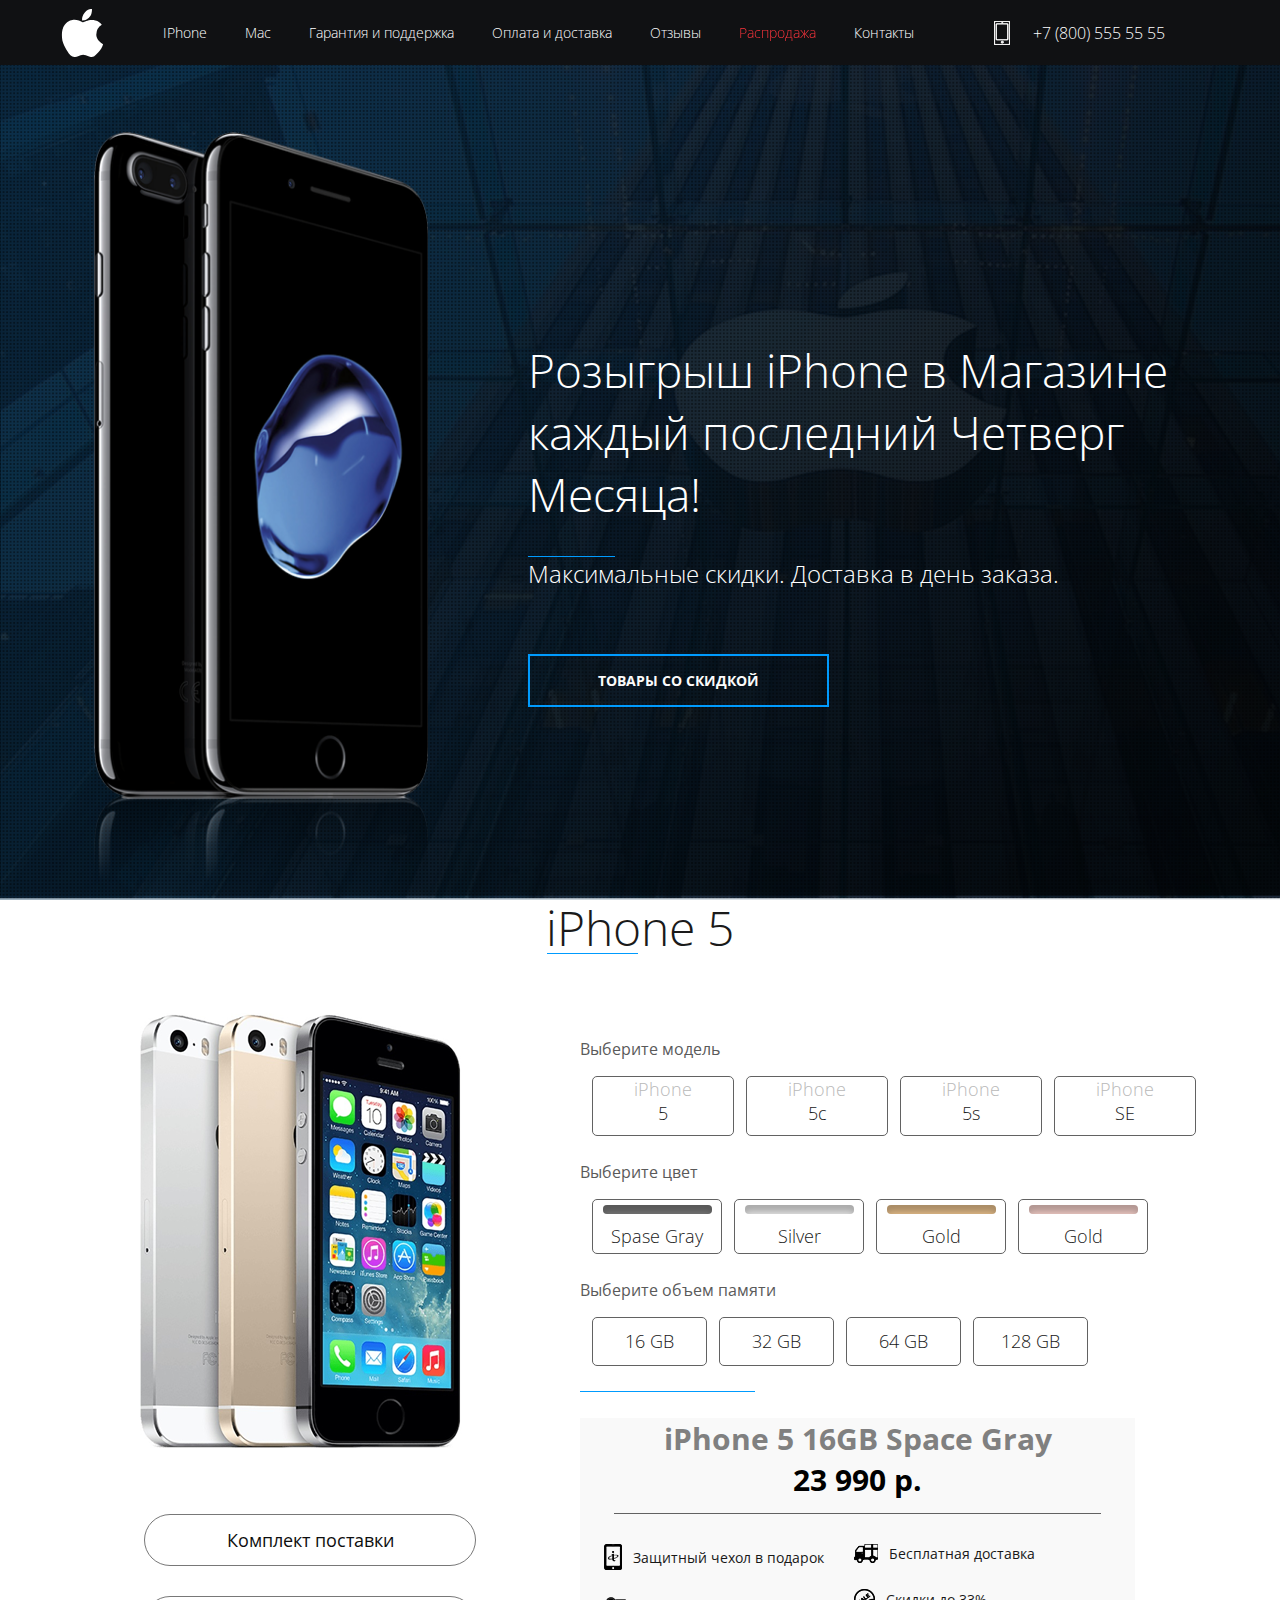
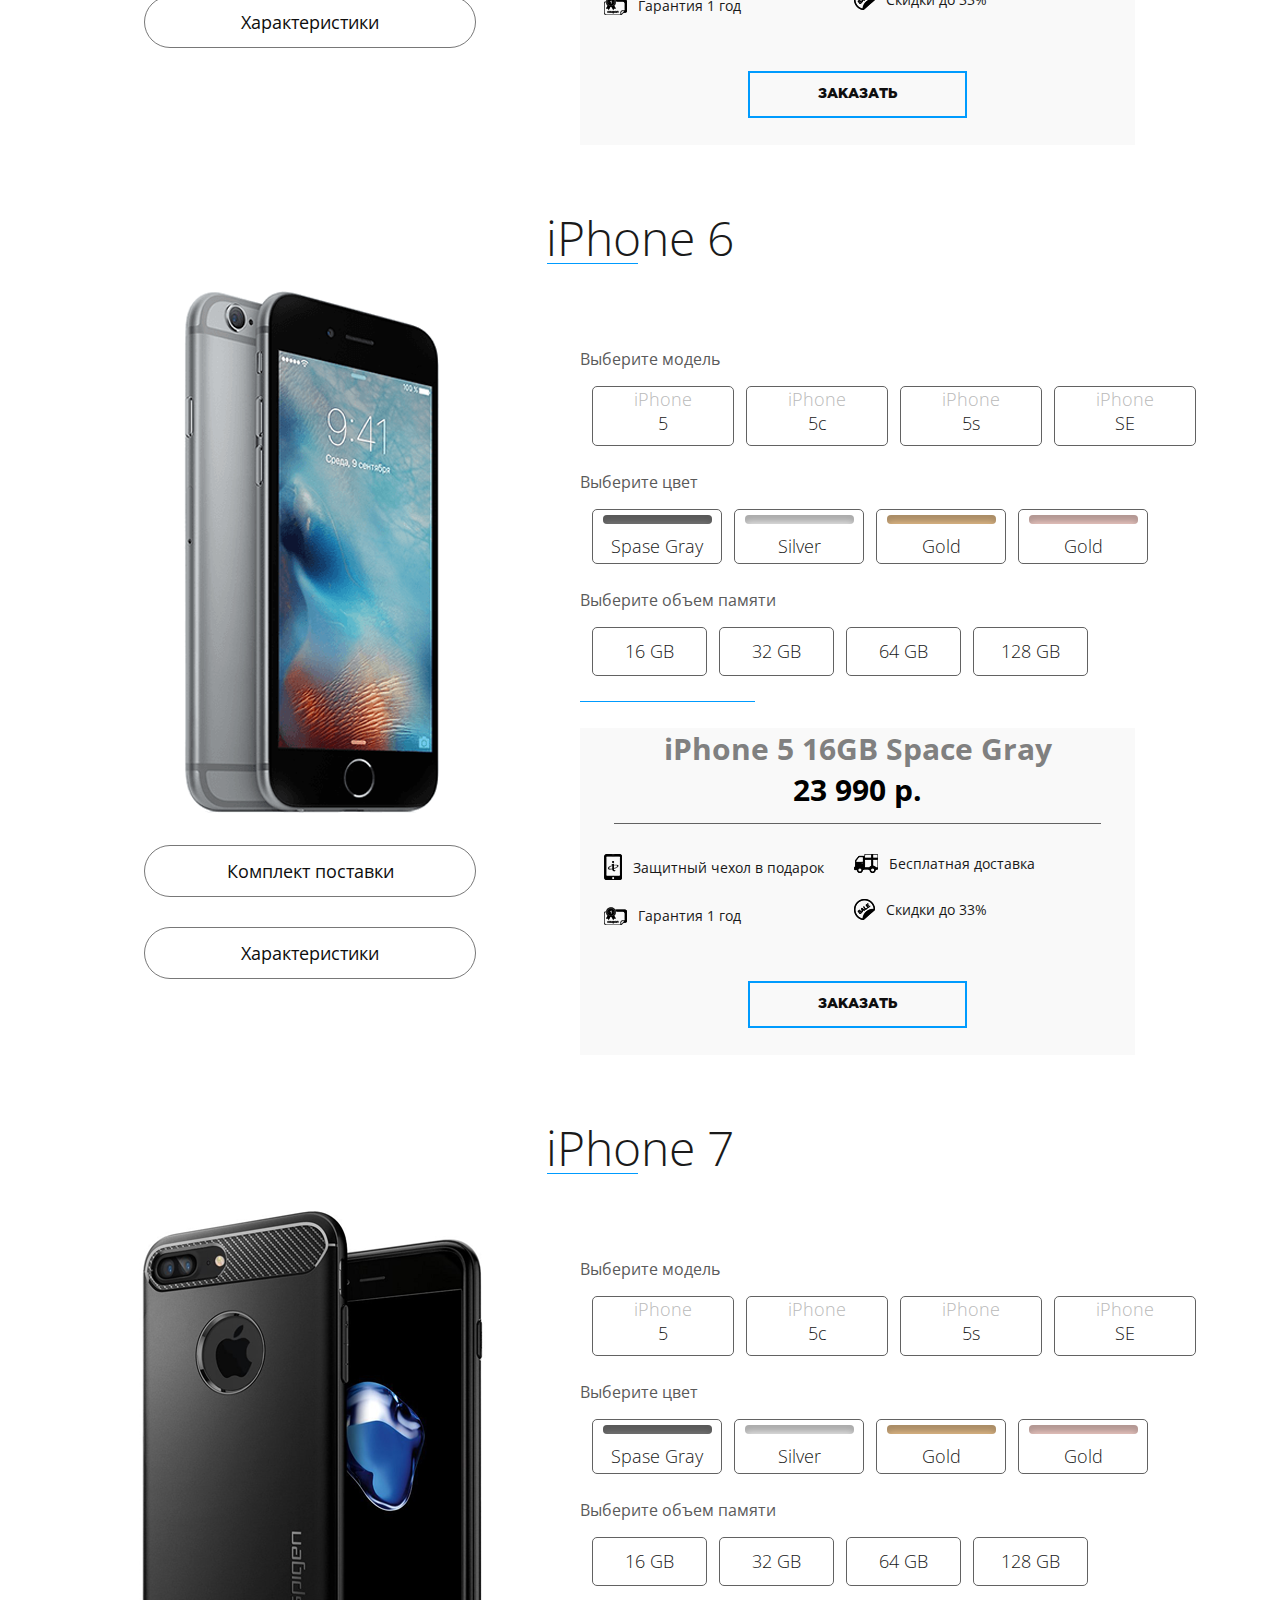
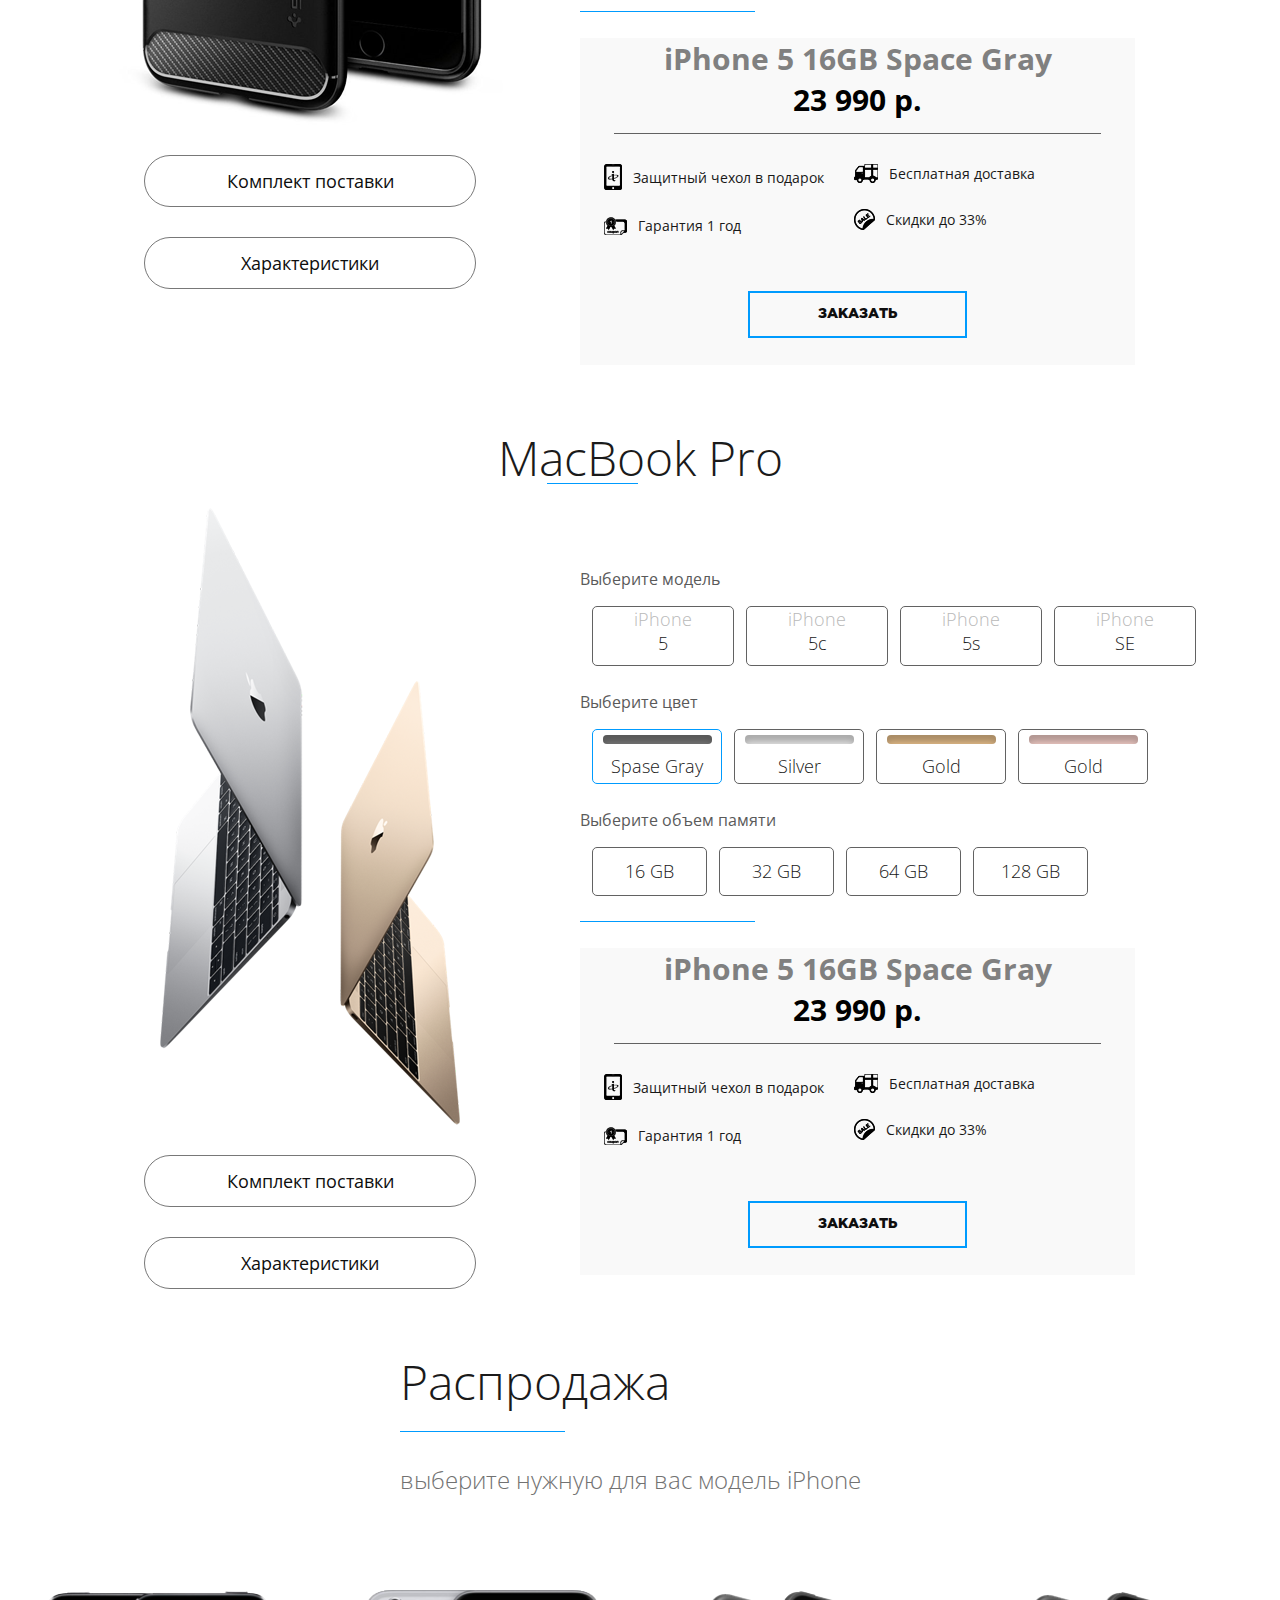
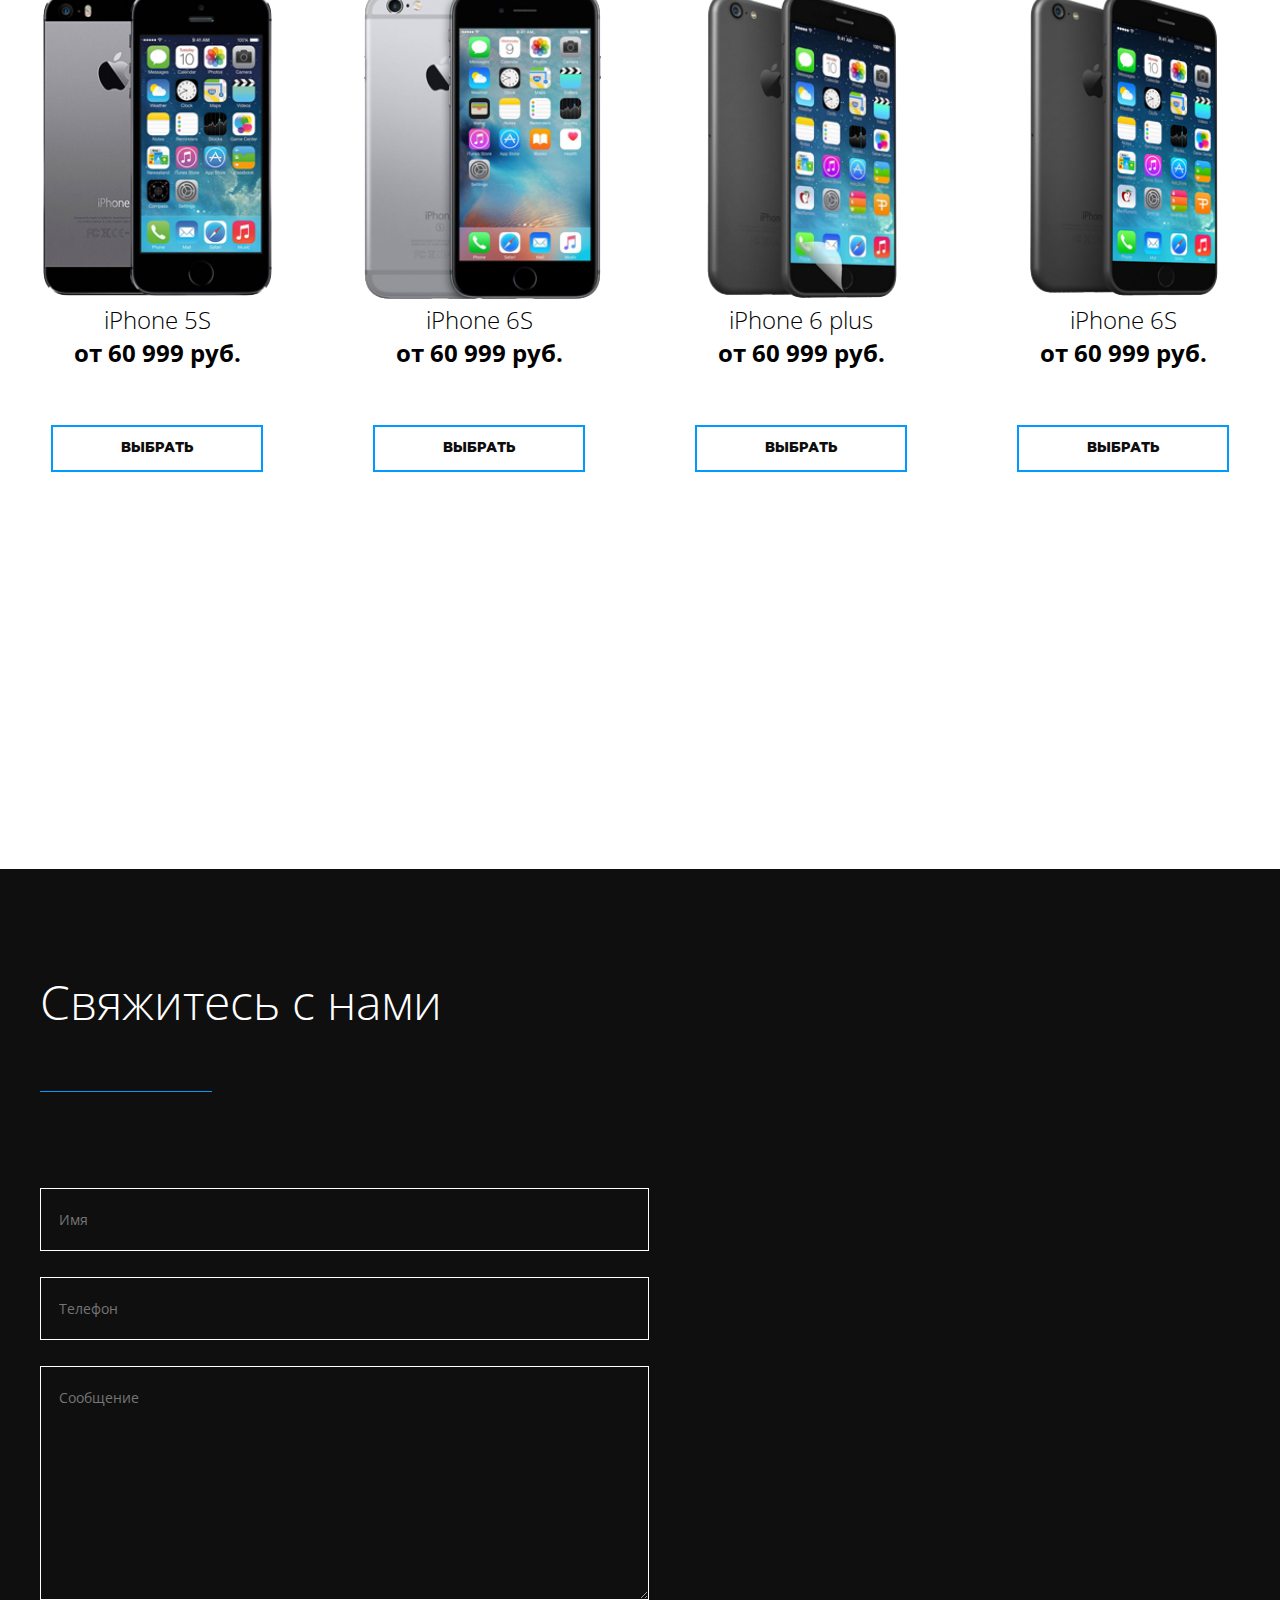
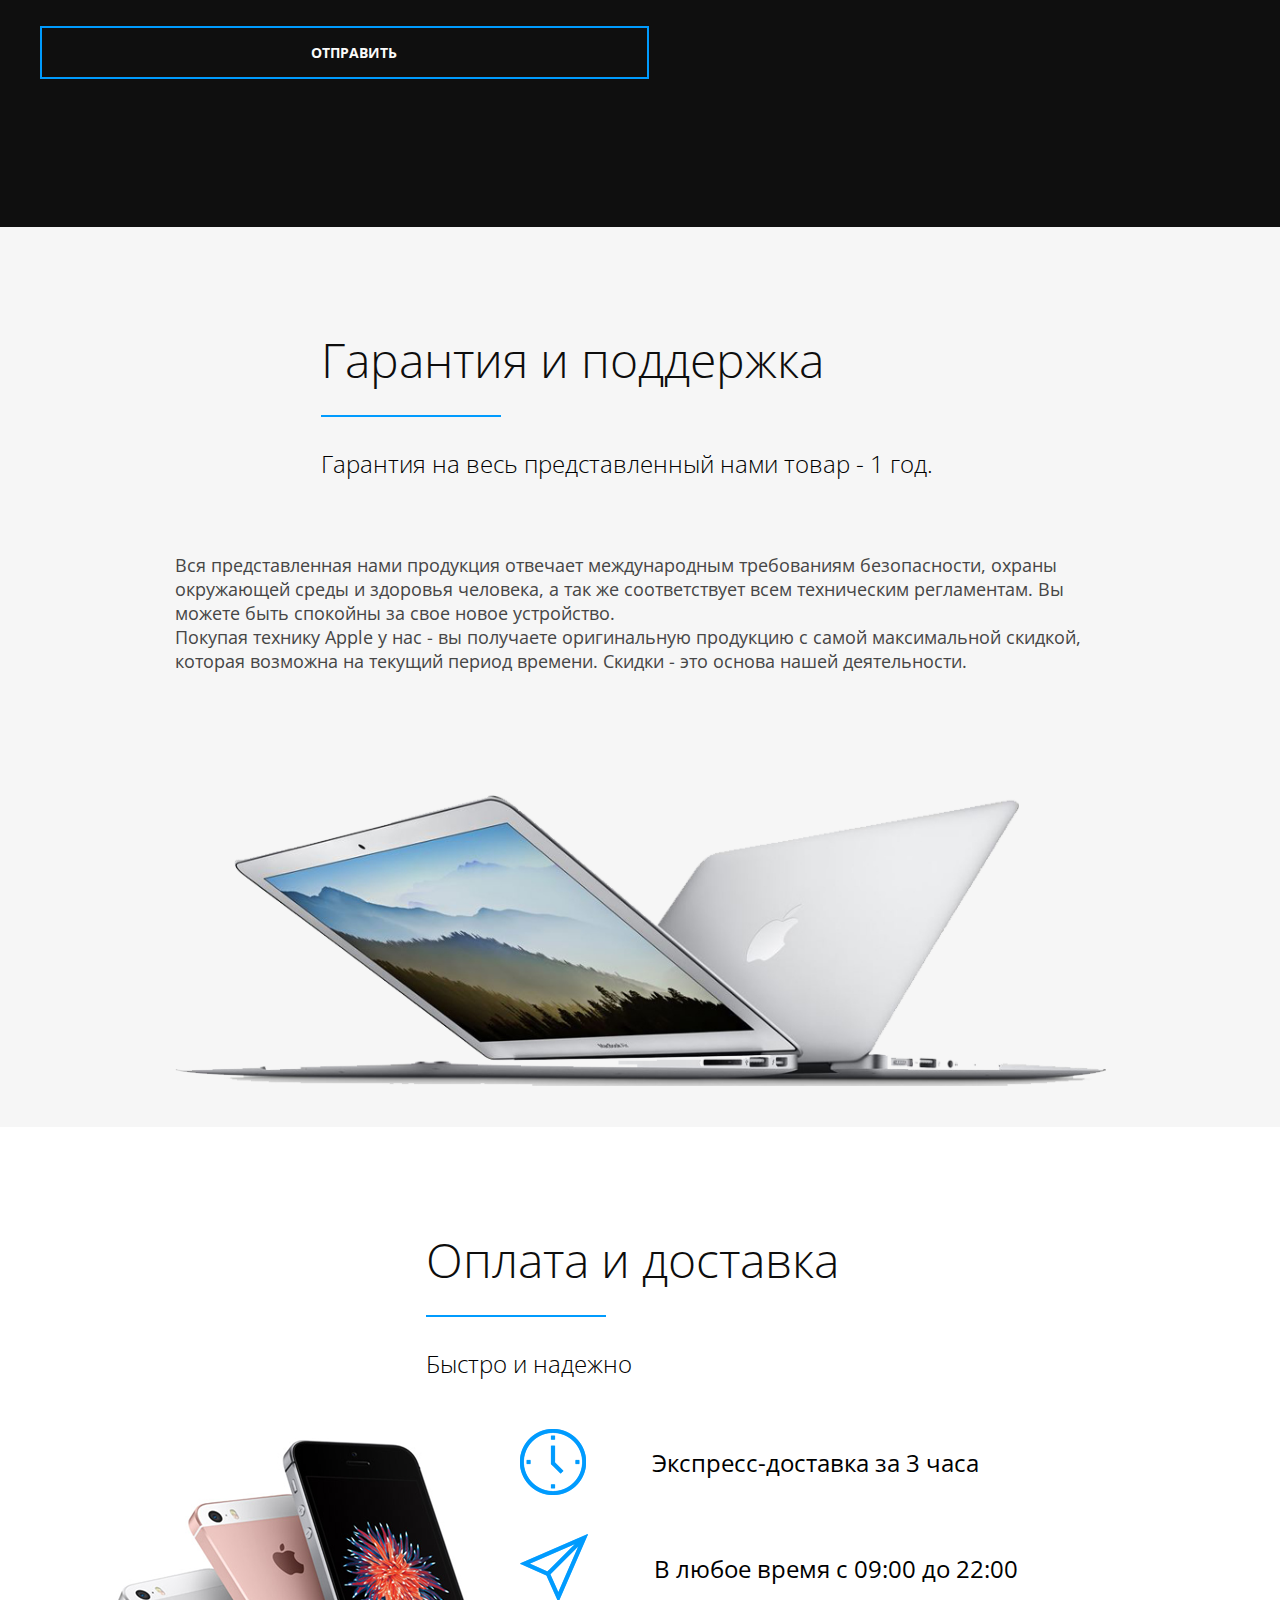
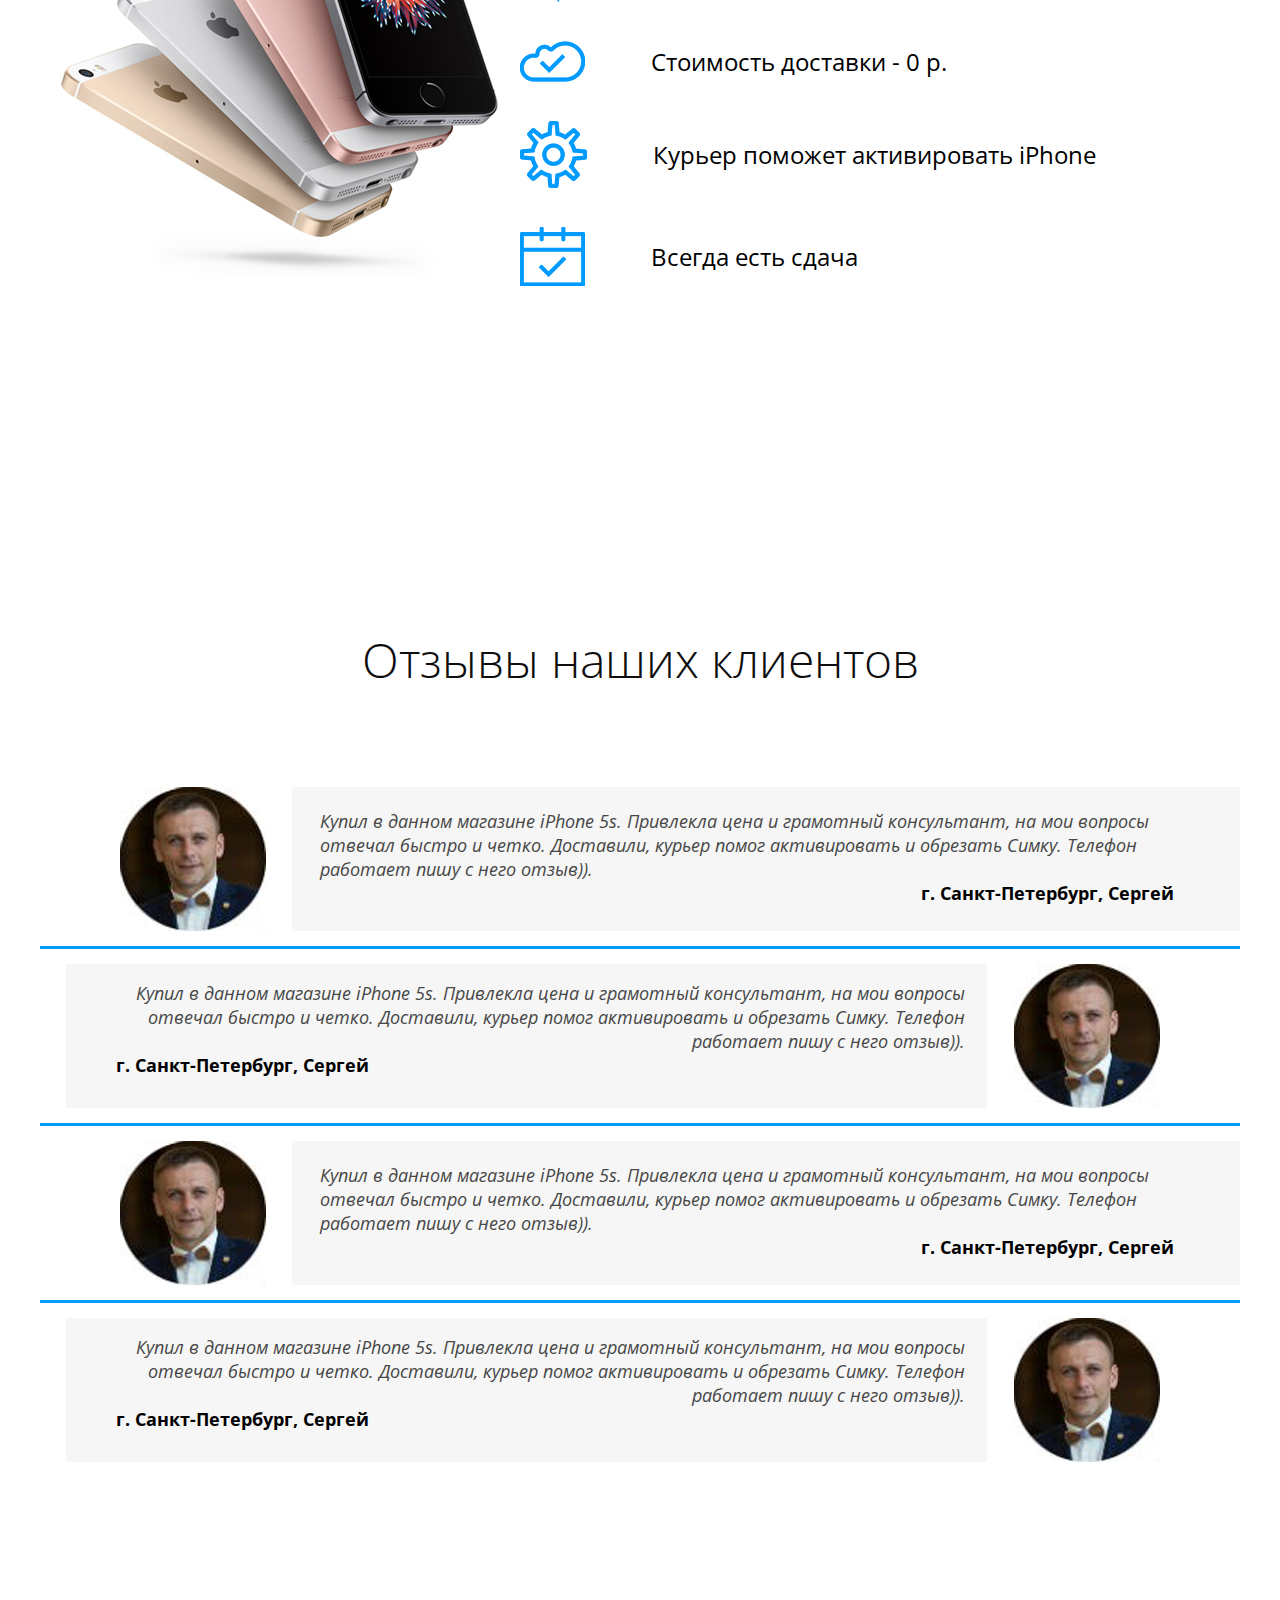
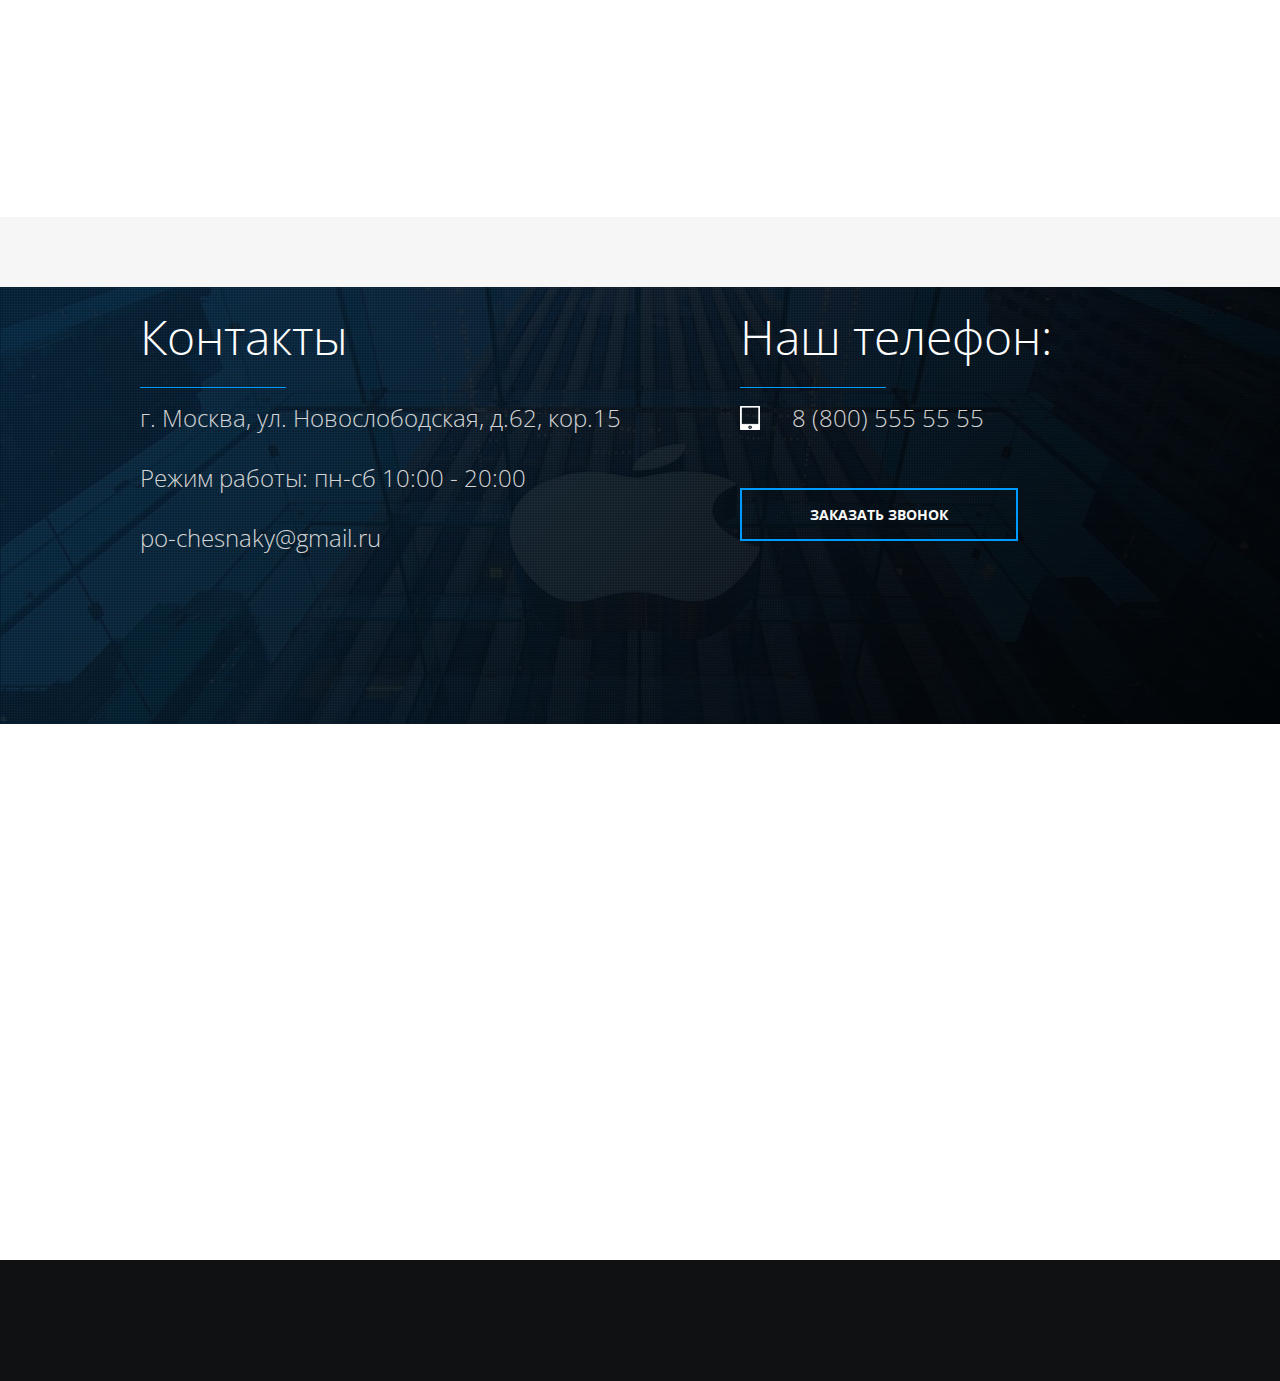
<file: index3.html>
<!DOCTYPE html> 
<html>
	<head>
		<meta http-equiv="Content-Type" content="text/html; charset=utf-8">
		<link rel="stylesheet" type="text/css" href="css/style.css">
		<link href="https://fonts.googleapis.com/css?family=Open+Sans:300,300i,400,400i,600,600i,700,700i,800,800i" rel="stylesheet"> 
		<title>IPhone</title>
	</head>
	<body>
		<div class="header">
			<div class="header-center">
				<a class="header-center-logo" href="#">
					<img class="header-center-logo-img" src="img/apple-logo.svg">
				</a>
				<ul class="header-center-menu">
					<li class="header-center-menu-item"><a class="header-center-menu-item-link" href="#">IPhone</a></li>
					<li class="header-center-menu-item"><a class="header-center-menu-item-link" href="#">Mac</a></li>
					<li class="header-center-menu-item"><a class="header-center-menu-item-link" href="#">Гарантия и поддержка</a></li>
					<li class="header-center-menu-item"><a class="header-center-menu-item-link" href="#">Оплата и доставка</a></li>
					<li class="header-center-menu-item"><a class="header-center-menu-item-link" href="#">Отзывы</a></li>
					<li class="header-center-menu-item"><a class="header-center-menu-item-link sale" href="#">Распродажа</a></li>
					<li class="header-center-menu-item"><a class="header-center-menu-item-link" href="#">Контакты</a></li>

				</ul>
				<img src="img/phone-icon.png" class="header-center-telephone-icon">
				<a class="header-center-telephone" href="tel:+78005555555">
					+7 (800) 555 55 55
				</a>
			</div>
		</div>
		<div class="main">
			<div class="main-layer">
				<img class="main-layer-phone" src="img/main-layer-phone.png">
				<div class="main-layer-description">
					<h1 class="main-layer-description-title">Розыгрыш iPhone в Магазине<br>каждый последний Четверг Месяца!</h1>
					<div class="apple-hr main-layer-description-hr"></div>
					<span class="main-layer-description-text">Максимальные скидки. Доставка в день заказа.</span>
					<a class="link-sale" href="#">Товары со скидкой</a>
				</div>
			</div>
		</div>
		<div class="product">
			<span class="product-title">iPhone 5
				
			</span>
			<div class="product-title-hr"></div>

			<div class="product-description">
				<div class="product-description-left">
					<img class="product-description-left-img" src="img/iPhone5.png"> 
					<div class="product-description-left-cntr">Комплект поставки</div>
					<div class="product-description-left-cntr">Характеристики</div>
				</div>				
				<div class="product-description-right">
					<div class="product-description-right-group">
						<span class="product-description-right-group-title">Выберите модель</span>
						<div class="product-description-right-group-radio">
							<input  class="product-description-right-group-radio-inp" id="iPhone5" type="radio" value="iPhone 5" name="model-iPhone5">
							<label class="product-description-right-group-radio-lab" for="iPhone5" class="">iPhone<br><span class="detail">5</span></label>
							<input class="product-description-right-group-radio-inp"  id="iPhone5c" type="radio" name="model-iPhone5">
							<label class="product-description-right-group-radio-lab" for="iPhone5c">iPhone<br><span class="detail">5c</span></label>
							<input class="product-description-right-group-radio-inp"  id="iPhone5s" type="radio" name="model-iPhone5">
							<label class="product-description-right-group-radio-lab" for="iPhone5s">iPhone<br><span class="detail">5s</span></label>
							<input class="product-description-right-group-radio-inp"   id="iPhoneSE" type="radio" name="model-iPhone5">
							<label class="product-description-right-group-radio-lab" for="iPhoneSE">iPhone<br><span class="detail">SE</span></label>
						</div>
					</div>
					<div class="product-description-right-group">
						<span class="product-description-right-group-title">Выберите цвет</span>
						<div class="product-description-right-group-radio">
							<input  class="product-description-right-group-radio-inp" checked="true" id="spasegray" type="radio" value="iPhone 5" name="color-iPhone5">
							<label class="product-description-right-group-radio-lab lab-color" for="spasegray" class=""><div class="color spasegray"></div><span class="detail">Spase Gray</span></label>
							<input class="product-description-right-group-radio-inp"  id="silver" type="radio" name="color-iPhone5">
							<label class="product-description-right-group-radio-lab lab-color" for="silver"><div class="color silver"></div><span class="detail">Silver</span></label>
							<input class="product-description-right-group-radio-inp"  id="gold" type="radio" name="color-iPhone5">
							<label class="product-description-right-group-radio-lab lab-color" for="gold"><div class="color gold"></div><span class="detail">Gold</span></label>
							<input class="product-description-right-group-radio-inp"   id="gold2" type="radio" name="color-iPhone5">
							<label class="product-description-right-group-radio-lab lab-color" for="gold2"><div class="color gold2"></div><span class="detail">Gold</span></label>
						</div>
					</div>
					<div class="product-description-right-group">
						<span class="product-description-right-group-title">Выберите объем памяти</span>
						<div class="product-description-right-group-radio">
							<input  class="product-description-right-group-radio-inp" id="16GB" type="radio" value="iPhone 5" name="obem-iPhone5">
							<label class="product-description-right-group-radio-lab lab-pam" for="16GB" class=""><span class="detail">16 GB</span></label>
							<input class="product-description-right-group-radio-inp"  id="32GB" type="radio" name="obem-iPhone5">
							<label class="product-description-right-group-radio-lab  lab-pam" for="32GB"><span class="detail">32 GB</span></label>
							<input class="product-description-right-group-radio-inp"  id="64GB" type="radio" name="obem-iPhone5">
							<label class="product-description-right-group-radio-lab lab-pam" for="64GB"><span class="detail">64 GB</span></label>
							<input class="product-description-right-group-radio-inp"   id="128GB" type="radio" name="obem-iPhone5">
							<label class="product-description-right-group-radio-lab  lab-pam" for="128GB"><span class="detail">128 GB</span></label>
						</div>
					</div>
					<div class="product-description-right-hr"></div>
					<div class="product-description-right-info">
						<span class="product-description-right-info-title">
						iPhone 5 16GB Space Gray<br>
							<span class="cena">23 990 р.</span>
						</span>
						<div class="product-description-right-info-character-hr"></div>
						<div class="product-description-right-info-character">

							<div class="product-description-right-info-character-left">
								<div class="product-description-item">
									<img class="" src="img/smartphone.png"><span class="product-description-item-text">Защитный чехол в подарок</span>
								</div>
								<div class="product-description-item">
									<img class="" src="img/garant.png"><span class="product-description-item-text">Гарантия 1 год</span>
								</div>
							</div>
							<div class="product-description-right-info-character-right">
								<div class="product-description-item">
									<img class="" src="img/dostavka.png"><span class="product-description-item-text">Бесплатная доставка</span>
								</div>
								<div class="product-description-item">
									<img class="" src="img/sale.png"><span class="product-description-item-text">Скидки до 33%</span>
								</div>
							</div>
							<a class="link-sale character-sale">Заказать</a>
						</div>
					</div>
				</div>
			</div>
		</div>

		<div class="product">
			<span class="product-title">iPhone 6
				
			</span>
			<div class="product-title-hr"></div>

			<div class="product-description">
				<div class="product-description-left">
					<img class="product-description-left-img" src="img/iphone6.png"> 
					<div class="product-description-left-cntr">Комплект поставки</div>
					<div class="product-description-left-cntr">Характеристики</div>
				</div>				
				<div class="product-description-right">
					<div class="product-description-right-group">
						<span class="product-description-right-group-title">Выберите модель</span>
						<div class="product-description-right-group-radio">
							<input  class="product-description-right-group-radio-inp" id="iPhone5" type="radio" value="iPhone 5" name="model-iPhone5">
							<label class="product-description-right-group-radio-lab" for="iPhone5" class="">iPhone<br><span class="detail">5</span></label>
							<input class="product-description-right-group-radio-inp"  id="iPhone5c" type="radio" name="model-iPhone5">
							<label class="product-description-right-group-radio-lab" for="iPhone5c">iPhone<br><span class="detail">5c</span></label>
							<input class="product-description-right-group-radio-inp"  id="iPhone5s" type="radio" name="model-iPhone5">
							<label class="product-description-right-group-radio-lab" for="iPhone5s">iPhone<br><span class="detail">5s</span></label>
							<input class="product-description-right-group-radio-inp"   id="iPhoneSE" type="radio" name="model-iPhone5">
							<label class="product-description-right-group-radio-lab" for="iPhoneSE">iPhone<br><span class="detail">SE</span></label>
						</div>
					</div>
					<div class="product-description-right-group">
						<span class="product-description-right-group-title">Выберите цвет</span>
						<div class="product-description-right-group-radio">
							<input  class="product-description-right-group-radio-inp" checked="true" id="spasegray" type="radio" value="iPhone 5" name="color-iPhone5">
							<label class="product-description-right-group-radio-lab lab-color" for="spasegray" class=""><div class="color spasegray"></div><span class="detail">Spase Gray</span></label>
							<input class="product-description-right-group-radio-inp"  id="silver" type="radio" name="color-iPhone5">
							<label class="product-description-right-group-radio-lab lab-color" for="silver"><div class="color silver"></div><span class="detail">Silver</span></label>
							<input class="product-description-right-group-radio-inp"  id="gold" type="radio" name="color-iPhone5">
							<label class="product-description-right-group-radio-lab lab-color" for="gold"><div class="color gold"></div><span class="detail">Gold</span></label>
							<input class="product-description-right-group-radio-inp"   id="gold2" type="radio" name="color-iPhone5">
							<label class="product-description-right-group-radio-lab lab-color" for="gold2"><div class="color gold2"></div><span class="detail">Gold</span></label>
						</div>
					</div>
					<div class="product-description-right-group">
						<span class="product-description-right-group-title">Выберите объем памяти</span>
						<div class="product-description-right-group-radio">
							<input  class="product-description-right-group-radio-inp" id="16GB" type="radio" value="iPhone 5" name="obem-iPhone5">
							<label class="product-description-right-group-radio-lab lab-pam" for="16GB" class=""><span class="detail">16 GB</span></label>
							<input class="product-description-right-group-radio-inp"  id="32GB" type="radio" name="obem-iPhone5">
							<label class="product-description-right-group-radio-lab  lab-pam" for="32GB"><span class="detail">32 GB</span></label>
							<input class="product-description-right-group-radio-inp"  id="64GB" type="radio" name="obem-iPhone5">
							<label class="product-description-right-group-radio-lab lab-pam" for="64GB"><span class="detail">64 GB</span></label>
							<input class="product-description-right-group-radio-inp"   id="128GB" type="radio" name="obem-iPhone5">
							<label class="product-description-right-group-radio-lab  lab-pam" for="128GB"><span class="detail">128 GB</span></label>
						</div>
					</div>
					<div class="product-description-right-hr"></div>
					<div class="product-description-right-info">
						<span class="product-description-right-info-title">
						iPhone 5 16GB Space Gray<br>
							<span class="cena">23 990 р.</span>
						</span>
						<div class="product-description-right-info-character-hr"></div>
						<div class="product-description-right-info-character">

							<div class="product-description-right-info-character-left">
								<div class="product-description-item">
									<img class="" src="img/smartphone.png"><span class="product-description-item-text">Защитный чехол в подарок</span>
								</div>
								<div class="product-description-item">
									<img class="" src="img/garant.png"><span class="product-description-item-text">Гарантия 1 год</span>
								</div>
							</div>
							<div class="product-description-right-info-character-right">
								<div class="product-description-item">
									<img class="" src="img/dostavka.png"><span class="product-description-item-text">Бесплатная доставка</span>
								</div>
								<div class="product-description-item">
									<img class="" src="img/sale.png"><span class="product-description-item-text">Скидки до 33%</span>
								</div>
							</div>
							<a class="link-sale character-sale">Заказать</a>
						</div>
					</div>
				</div>
			</div>
		</div>

		<div class="product">
			<span class="product-title">iPhone 7
				
			</span>
			<div class="product-title-hr"></div>

			<div class="product-description">
				<div class="product-description-left">
					<img class="product-description-left-img" src="img/iphone7.png"> 
					<div class="product-description-left-cntr">Комплект поставки</div>
					<div class="product-description-left-cntr">Характеристики</div>
				</div>				
				<div class="product-description-right">
					<div class="product-description-right-group">
						<span class="product-description-right-group-title">Выберите модель</span>
						<div class="product-description-right-group-radio">
							<input  class="product-description-right-group-radio-inp" id="iPhone5" type="radio" value="iPhone 5" name="model-iPhone5">
							<label class="product-description-right-group-radio-lab" for="iPhone5" class="">iPhone<br><span class="detail">5</span></label>
							<input class="product-description-right-group-radio-inp"  id="iPhone5c" type="radio" name="model-iPhone5">
							<label class="product-description-right-group-radio-lab" for="iPhone5c">iPhone<br><span class="detail">5c</span></label>
							<input class="product-description-right-group-radio-inp"  id="iPhone5s" type="radio" name="model-iPhone5">
							<label class="product-description-right-group-radio-lab" for="iPhone5s">iPhone<br><span class="detail">5s</span></label>
							<input class="product-description-right-group-radio-inp"   id="iPhoneSE" type="radio" name="model-iPhone5">
							<label class="product-description-right-group-radio-lab" for="iPhoneSE">iPhone<br><span class="detail">SE</span></label>
						</div>
					</div>
					<div class="product-description-right-group">
						<span class="product-description-right-group-title">Выберите цвет</span>
						<div class="product-description-right-group-radio">
							<input  class="product-description-right-group-radio-inp" checked="true" id="spasegray" type="radio" value="iPhone 5" name="color-iPhone5">
							<label class="product-description-right-group-radio-lab lab-color" for="spasegray" class=""><div class="color spasegray"></div><span class="detail">Spase Gray</span></label>
							<input class="product-description-right-group-radio-inp"  id="silver" type="radio" name="color-iPhone5">
							<label class="product-description-right-group-radio-lab lab-color" for="silver"><div class="color silver"></div><span class="detail">Silver</span></label>
							<input class="product-description-right-group-radio-inp"  id="gold" type="radio" name="color-iPhone5">
							<label class="product-description-right-group-radio-lab lab-color" for="gold"><div class="color gold"></div><span class="detail">Gold</span></label>
							<input class="product-description-right-group-radio-inp"   id="gold2" type="radio" name="color-iPhone5">
							<label class="product-description-right-group-radio-lab lab-color" for="gold2"><div class="color gold2"></div><span class="detail">Gold</span></label>
						</div>
					</div>
					<div class="product-description-right-group">
						<span class="product-description-right-group-title">Выберите объем памяти</span>
						<div class="product-description-right-group-radio">
							<input  class="product-description-right-group-radio-inp" id="16GB" type="radio" value="iPhone 5" name="obem-iPhone5">
							<label class="product-description-right-group-radio-lab lab-pam" for="16GB" class=""><span class="detail">16 GB</span></label>
							<input class="product-description-right-group-radio-inp"  id="32GB" type="radio" name="obem-iPhone5">
							<label class="product-description-right-group-radio-lab  lab-pam" for="32GB"><span class="detail">32 GB</span></label>
							<input class="product-description-right-group-radio-inp"  id="64GB" type="radio" name="obem-iPhone5">
							<label class="product-description-right-group-radio-lab lab-pam" for="64GB"><span class="detail">64 GB</span></label>
							<input class="product-description-right-group-radio-inp"   id="128GB" type="radio" name="obem-iPhone5">
							<label class="product-description-right-group-radio-lab  lab-pam" for="128GB"><span class="detail">128 GB</span></label>
						</div>
					</div>
					<div class="product-description-right-hr"></div>
					<div class="product-description-right-info">
						<span class="product-description-right-info-title">
						iPhone 5 16GB Space Gray<br>
							<span class="cena">23 990 р.</span>
						</span>
						<div class="product-description-right-info-character-hr"></div>
						<div class="product-description-right-info-character">

							<div class="product-description-right-info-character-left">
								<div class="product-description-item">
									<img class="" src="img/smartphone.png"><span class="product-description-item-text">Защитный чехол в подарок</span>
								</div>
								<div class="product-description-item">
									<img class="" src="img/garant.png"><span class="product-description-item-text">Гарантия 1 год</span>
								</div>
							</div>
							<div class="product-description-right-info-character-right">
								<div class="product-description-item">
									<img class="" src="img/dostavka.png"><span class="product-description-item-text">Бесплатная доставка</span>
								</div>
								<div class="product-description-item">
									<img class="" src="img/sale.png"><span class="product-description-item-text">Скидки до 33%</span>
								</div>
							</div>
							<a class="link-sale character-sale">Заказать</a>
						</div>
					</div>
				</div>
			</div>
		</div>

		<div class="product">
			<span class="product-title">MacBook Pro
				
			</span>
			<div class="product-title-hr"></div>

			<div class="product-description">
				<div class="product-description-left">
					<img class="product-description-left-img" src="img/macbookpro.png"> 
					<div class="product-description-left-cntr">Комплект поставки</div>
					<div class="product-description-left-cntr">Характеристики</div>
				</div>				
				<div class="product-description-right">
					<div class="product-description-right-group">
						<span class="product-description-right-group-title">Выберите модель</span>
						<div class="product-description-right-group-radio">
							<input  class="product-description-right-group-radio-inp" id="iPhone5" type="radio" value="iPhone 5" name="model-iPhone5">
							<label class="product-description-right-group-radio-lab" for="iPhone5" class="">iPhone<br><span class="detail">5</span></label>
							<input class="product-description-right-group-radio-inp"  id="iPhone5c" type="radio" name="model-iPhone5">
							<label class="product-description-right-group-radio-lab" for="iPhone5c">iPhone<br><span class="detail">5c</span></label>
							<input class="product-description-right-group-radio-inp"  id="iPhone5s" type="radio" name="model-iPhone5">
							<label class="product-description-right-group-radio-lab" for="iPhone5s">iPhone<br><span class="detail">5s</span></label>
							<input class="product-description-right-group-radio-inp"   id="iPhoneSE" type="radio" name="model-iPhone5">
							<label class="product-description-right-group-radio-lab" for="iPhoneSE">iPhone<br><span class="detail">SE</span></label>
						</div>
					</div>
					<div class="product-description-right-group">
						<span class="product-description-right-group-title">Выберите цвет</span>
						<div class="product-description-right-group-radio">
							<input  class="product-description-right-group-radio-inp" checked="true" id="spasegray" type="radio" value="iPhone 5" name="color-iPhone5">
							<label class="product-description-right-group-radio-lab lab-color" for="spasegray" class=""><div class="color spasegray"></div><span class="detail">Spase Gray</span></label>
							<input class="product-description-right-group-radio-inp"  id="silver" type="radio" name="color-iPhone5">
							<label class="product-description-right-group-radio-lab lab-color" for="silver"><div class="color silver"></div><span class="detail">Silver</span></label>
							<input class="product-description-right-group-radio-inp"  id="gold" type="radio" name="color-iPhone5">
							<label class="product-description-right-group-radio-lab lab-color" for="gold"><div class="color gold"></div><span class="detail">Gold</span></label>
							<input class="product-description-right-group-radio-inp"   id="gold2" type="radio" name="color-iPhone5">
							<label class="product-description-right-group-radio-lab lab-color" for="gold2"><div class="color gold2"></div><span class="detail">Gold</span></label>
						</div>
					</div>
					<div class="product-description-right-group">
						<span class="product-description-right-group-title">Выберите объем памяти</span>
						<div class="product-description-right-group-radio">
							<input  class="product-description-right-group-radio-inp" id="16GB" type="radio" value="iPhone 5" name="obem-iPhone5">
							<label class="product-description-right-group-radio-lab lab-pam" for="16GB" class=""><span class="detail">16 GB</span></label>
							<input class="product-description-right-group-radio-inp"  id="32GB" type="radio" name="obem-iPhone5">
							<label class="product-description-right-group-radio-lab  lab-pam" for="32GB"><span class="detail">32 GB</span></label>
							<input class="product-description-right-group-radio-inp"  id="64GB" type="radio" name="obem-iPhone5">
							<label class="product-description-right-group-radio-lab lab-pam" for="64GB"><span class="detail">64 GB</span></label>
							<input class="product-description-right-group-radio-inp"   id="128GB" type="radio" name="obem-iPhone5">
							<label class="product-description-right-group-radio-lab  lab-pam" for="128GB"><span class="detail">128 GB</span></label>
						</div>
					</div>
					<div class="product-description-right-hr"></div>
					<div class="product-description-right-info">
						<span class="product-description-right-info-title">
						iPhone 5 16GB Space Gray<br>
							<span class="cena">23 990 р.</span>
						</span>
						<div class="product-description-right-info-character-hr"></div>
						<div class="product-description-right-info-character">

							<div class="product-description-right-info-character-left">
								<div class="product-description-item">
									<img class="" src="img/smartphone.png"><span class="product-description-item-text">Защитный чехол в подарок</span>
								</div>
								<div class="product-description-item">
									<img class="" src="img/garant.png"><span class="product-description-item-text">Гарантия 1 год</span>
								</div>
							</div>
							<div class="product-description-right-info-character-right">
								<div class="product-description-item">
									<img class="" src="img/dostavka.png"><span class="product-description-item-text">Бесплатная доставка</span>
								</div>
								<div class="product-description-item">
									<img class="" src="img/sale.png"><span class="product-description-item-text">Скидки до 33%</span>
								</div>
							</div>
							<a class="link-sale character-sale">Заказать</a>
						</div>
					</div>
				</div>
			</div>
		</div>

		<div class="sale">
			<div class="sale-center">
				<span class="sale-title">Распродажа</span>
			<div class="sale-title-hr"></div>
			<sale class="sale-description">выберите нужную для вас модель iPhone</sale>
			</div>
			
			<div class="sale-container">
				<div class="sale-container-item">
					<img class="sale-container-item-img" src="img/sale1.png">
					<span class="sale-container-item-title">iPhone 5S</span><br>
					<span class="sale-container-item-cena">от 60 999 руб.</span>
					<a class="link-sale  character-sale">Выбрать</a>
				</div>
				<div class="sale-container-item">
					<img  class="sale-container-item-img" src="img/sale2.png">
					<span class="sale-container-item-title">iPhone 6S</span><br>
					<span class="sale-container-item-cena">от 60 999 руб.</span>
					<a class="link-sale character-sale">Выбрать</a>
				</div>
				<div class="sale-container-item">
					<img  class="sale-container-item-img" src="img/sale3.png">
					<span class="sale-container-item-title">iPhone 6 plus</span><br>
					<span class="sale-container-item-cena">от 60 999 руб.</span>
					<a class="link-sale  character-sale">Выбрать</a>
				</div>
				<div class="sale-container-item">
					<img  class="sale-container-item-img" src="img/sale4.png">
					<span class="sale-container-item-title">iPhone 6S</span><br>
					<span class="sale-container-item-cena">от 60 999 руб.</span>
					<a class="link-sale  character-sale">Выбрать</a>
				</div>
			</div>
		</div>
		<div class="send">

			<div class="send-center">
				<div class="send-center-left">
					<span class="send-center-left-title">Свяжитесь с нами</span><br>
					<div class="send-hr"></div>
					<input type="text" class="send-center-left-input" placeholder="Имя">
					<input type="text" class="send-center-left-input" placeholder="Телефон">
					<textarea name="" id="" cols="30" rows="10" class="send-center-left-textarea" placeholder="Сообщение"></textarea>
					<a href="#" class="link-sale send-link">Отправить</a>
				</div>				
			</div>
			
		</div>
		<div class="garant">
			<div class="garant1">
				<span class="garant-title">Гарантия и поддержка</span>
				<div class="garant-hr"></div>
				<span class="garant-title2" >Гарантия на весь представленный нами товар - 1 год.</span>
			</div>
			<div class="garant2">
				<span  class="garant-descr">Вся представленная нами продукция отвечает международным требованиям безопасности, охраны окружающей среды и здоровья человека, а так же соответствует всем техническим регламентам. Вы можете быть спокойны за свое новое устройство.<br>Покупая технику Apple у нас - вы получаете оригинальную продукцию с самой максимальной скидкой, которая возможна на текущий период времени. Скидки - это основа нашей деятельности.</span>
			</div>
			<div class="garant3">
				<img class="garant-img" src="img/garant-appl.png" alt="">
			</div>
		</div>
		<div class="oplata">
			<div class="oplata1">
				<span class="oplata-title">Оплата и доставка</span>
				<div class="oplata-hr"></div>
				<span class="oplata-title2">Быстро и надежно</span>
			</div>
			<div class="oplata-container">
				<div class="oplata-item oplata-item-left">
					<img src="img/oplata-i-dostavka.png">
				</div>
				<div class="oplata-item oplata-item-right">
					<div class="oplata-item-character"><img src="img/oplata-icon1.png" alt="" class="oplata-item-character-img"><span class="oplata-item-character-text">Экспресс-доставка за 3 часа</span></div>
					<div class="oplata-item-character"><img src="img/oplata-icon2.png" alt="" class="oplata-item-character-img"><span class="oplata-item-character-text">В любое время с 09:00 до 22:00</span></div>
					<div class="oplata-item-character"><img src="img/oplata-icon3.png" alt="" class="oplata-item-character-img"><span class="oplata-item-character-text">Стоимость доставки - 0 р.</span></div>
					<div class="oplata-item-character"><img src="img/oplata-icon4.png" alt="" class="oplata-item-character-img"><span class="oplata-item-character-text">Курьер поможет активировать iPhone</span></div>
					<div class="oplata-item-character"><img src="img/oplata-icon5.png" alt="" class="oplata-item-character-img"><span class="oplata-item-character-text">Всегда есть сдача</span></div>
				</div>
			</div>
		</div>
		<div class="otzivi">
			<span class="otzivi-title">Отзывы наших клиентов</span>
			<div class="otzivi-container">
				<div class="otzivi-container-item">
					<img src="img/ava.png" alt="" class="otzivi-container-item-img">
					<div class="otzivi-container-item-text"><span class="otzivi-container-item-alltext">Купил в данном магазине iPhone 5s. Привлекла цена и грамотный консультант, на мои вопросы отвечал быстро и четко. Доставили, курьер помог активировать и обрезать Симку. Телефон работает пишу с него отзыв)).</span><br><span class="otzivi-container-item-city">г. Санкт-Петербург, Сергей</span></div>
				</div>
				<div class="otzivi-container-item">
					<img src="img/ava.png" alt="" class="otzivi-container-item-img">
					<div class="otzivi-container-item-text"><span class="otzivi-container-item-alltext">Купил в данном магазине iPhone 5s. Привлекла цена и грамотный консультант, на мои вопросы отвечал быстро и четко. Доставили, курьер помог активировать и обрезать Симку. Телефон работает пишу с него отзыв)).</span><br><span class="otzivi-container-item-city">г. Санкт-Петербург, Сергей</span></div>
				</div>
				<div class="otzivi-container-item">
					<img src="img/ava.png" alt="" class="otzivi-container-item-img">
					<div class="otzivi-container-item-text"><span class="otzivi-container-item-alltext">Купил в данном магазине iPhone 5s. Привлекла цена и грамотный консультант, на мои вопросы отвечал быстро и четко. Доставили, курьер помог активировать и обрезать Симку. Телефон работает пишу с него отзыв)).</span><br><span class="otzivi-container-item-city">г. Санкт-Петербург, Сергей</span></div>
				</div>
				<div class="otzivi-container-item">
					<img src="img/ava.png" alt="" class="otzivi-container-item-img">
					<div class="otzivi-container-item-text"><span class="otzivi-container-item-alltext">Купил в данном магазине iPhone 5s. Привлекла цена и грамотный консультант, на мои вопросы отвечал быстро и четко. Доставили, курьер помог активировать и обрезать Симку. Телефон работает пишу с него отзыв)).</span><br><span class="otzivi-container-item-city">г. Санкт-Петербург, Сергей</span></div>
				</div>
			</div>
		</div>
		<div class="contacts">
			<div class="contacts-bac-grey"></div>
			<div class="contacts-form">
				<div class="contacts-form-container">
					<div class="contacts-form-item-adress">
						<span class="contacts-form-item-adress-title">Контакты</span>
						<div class="contacts-form-item-adress-hr"></div>
						<span class="contacts-form-item-adress-allinfo">г. Москва, ул. Новослободская, д.62, кор.15<br>Режим работы: пн-сб 10:00 - 20:00<br>
						<a href="mailto:po-chesnaky@gmail.ru">po-chesnaky@gmail.ru</a></span>
					</div>
					<div class="contacts-form-item-phone">
						<span class="contacts-form-item-tel-title">Наш телефон:</span>
						<div class="contacts-form-item-tel-hr"></div>
						<span class="contacts-form-item-tel-allinfo"><img class="contacts-form-item-tel-allinfo-icon" src="img/contacts-tel-icon.png"><a class="contacts-form-item-tel-allinfo-link" href="tel:88005555555">8 (800) 555 55 55</a></span>
						<a class="link-sale" href="#">Заказать звонок</a>
					</div>
				</div>
			</div>
		</div>
		<div class="map">
			<iframe class="map-src" src="https://www.google.com/maps/embed?pb=!1m18!1m12!1m3!1d1998.8002610866654!2d30.325705615677027!3d59.93545646931785!2m3!1f0!2f0!3f0!3m2!1i1024!2i768!4f13.1!3m3!1m2!1s0x4696310f45536dd1%3A0x2df5612d4bd9eaad!2z0JHQuNC30L3QtdGBLdGG0LXQvdGC0YAgwqvQndC10LLRgdC60LjQuSAzMMK7!5e0!3m2!1sru!2sru!4v1487064753415" height="536" frameborder="0" style="border:0" allowfullscreen></iframe>
		</div>
		<div class="footer"></div>
	</body>
</html>
</file>
<file: css/style.css>
@font-face {
	font-family: 'Conv_GothaProBla';
	src: url('../fonts/GothaProBla.eot');
	src: url('../fonts/GothaProBla.woff') format('woff'), 
	url('../fonts/GothaProBla.ttf') format('truetype'),
	 url('../fonts/GothaProBla.svg') format('svg');
	font-weight: normal;
	font-style: normal;
}
.header {

	padding:0; 
	margin:0; 
	width: 100%;
	height: 65px;
	background-color: #101113;
	position: fixed;
	z-index: 10; 
}

.header-center {
	position: relative;
	padding: 0;
	top: 0;
	display: flex;
	align-items: center;
	margin: 0 auto;
	height: 100%;
	width: 1200px;
	
}
.header-center-logo {
	height: 48px;
	width: 85px;
}
.header-center-logo-img {
	height: 48px;
	width: 85px;
}
.header-center-menu {
	display: flex;
	position: relative;
	padding: 0;
	margin: 0;
	list-style-type: none;

}
.header-center-logo {
	margin: 0;
}
.header-center-menu-item {
	padding-left: 38px;/*проценты*/
	
	
}
.header-center-menu-item .sale{
	color: #fa343c;
}
.sale-background {
	position: absolute;
	width: 100%;
	min-height: 100vh;
	z-index: 1;
	margin-top: 60px;
	opacity: .9;
	color: #f8f8f8;
	font-size: 600px;
	font-family:'Conv_GothaProBla',Sans-Serif;
	font-weight: 900;
	overflow: hidden;
}
.header-center-menu-item-link {
	text-decoration: none;
	color: #ffffff;
	font-family: "Open Sans";
	font-size: 14px;/*rem*/
	font-weight: 300;
	position: relative;
}
.header-center-menu-item-link:hover {
	transition: all 0.3s;
	opacity: .5;
}
.header-center-menu-item-link:before {
  content: "";
  position: absolute;
  width: 100%;
  height: 2px;
  bottom: 0;
  left: 0;
  top: 40px;
  background-color: #009bfe;
  visibility: hidden;
  -webkit-transform: scaleX(0);
  transform: scaleX(0);
  -webkit-transition: all 0.3s ease-in-out 0s;
  transition: all 0.3s ease-in-out 0s;
}
.header-center-menu-item-link:hover:before {
  visibility: visible;
  -webkit-transform: scaleX(1);
  transform: scaleX(1);
}
#iphone5:target .header-center-menu-item-link[href=#iphone5] {
	visibility: visible;
  -webkit-transform: scaleX(1);
  transform: scaleX(1);
}
.header-center-telephone-icon{
	padding-left: 80px;
}
.header-center-telephone {	
	padding-left: 23px;
	color: #ffffff;
	font-family: "Open Sans";
	font-size: 16px;
	font-weight: 300;
	text-decoration: none;
}
body{
	margin: 0;
	padding: 0;
}
.main {
	position: relative;
	z-index: 1;
	width: 100%;
	margin: 0;
	min-height: calc(100vh - 65px);
	height: calc(100vh - 65px);
	background: url('../img/back-main.png');
	background-repeat: no-repeat;
	background-size: cover;
	overflow: hidden;
	top: 65px;
}
.main-layer2 {
	z-index: 2;
	position: absolute;
	width: 100%;
	height: 100%;
	top: 0;
	background: url('../img/back-main.png');
	background-repeat: no-repeat;
	background-size: cover;
}
.slideshow-image {
	-webkit-animation-name: kenburns;
  animation-name: kenburns;
  -webkit-animation-timing-function: linear;
  animation-timing-function: linear;
  animation-iteration-count: infinite;
  -webkit-animation-duration: 16s;
  animation-duration: 16s;
  opacity: 1;
  -webkit-transform: scale(1.2);
  transform: scale(1.2);
  -webkit-animation-name: kenburns;
  animation-name: kenburns;
  animation-iteration-count: 1; 
}
@-webkit-keyframes 
kenburns{  
	0% {
	 -webkit-transform: scale(1);
	 transform: scale(1);
	 
	}
	 1.5625% {
	 	 -webkit-transform: scale(1.1);
	 transform: scale(1.1);
	}
	 23.4375% {
	 	 -webkit-transform: scale(1.15);
	 transform: scale(1.15);
	}
	 26.5625% {
	 -webkit-transform: scale(1.17);
	 transform: scale(1.17);
	}
	 100% {
	 -webkit-transform: scale(1.18);
	 transform: scale(1.18);
	}
	 98.4375% {
	 -webkit-transform: scale(1.15);
	 transform: scale(1.15);
	}
	 100% {
	 -webkit-transform: scale(1);
	 transform: scale(1);
	}
}
.main-layer {
    position: relative;	
	padding: 0;
	margin: auto;
	top: 8%;
	width: 1093px;
	height: 90%;
	display: flex;
	z-index: 3;
	align-items: center;
	
}
.main-layer-phone {
	height: 100%;
	width: auto;
	position: relative;
}
.main-layer-description {
	margin-left: 100px;
	position: relative;
	min-height: 348px;
	width: 643px;
}
.main-layer-description-title {
	color: #ffffff;
	font-family: "Open Sans";
	font-size: 46px;
	font-weight: 300;
}
.main-layer-description-hr {
	margin-top: 20px;
	width: 87px;
	height: 1px;
	background-color: #009bfe;
}
.main-layer-description-text {
	color: #ffffff;
	font-family: "Open Sans";
	font-size: 24px;
	font-weight: 300;
	padding-top: 40px;
}
.link-sale {
	padding: 15px 68px;
	border: 2px solid #009bfe;
	color: #fbfbfb;
	font-family: "Open Sans";
	font-size: 14px;
	font-weight: 700;
	text-transform: uppercase;
	text-decoration: none;
	position: relative;
	text-align: center;
	margin: auto;
	margin-top: 10%;
	display: inline-block;
	
	
}
.right-link {
	margin-left: 28px;
}
.link-sale:hover{
	transition: background 0.4s ease;
	background: #009bfe;
}
.product {
	min-height: 100vh;
	width: 100%;
	margin: auto;
	width: 1200px;
	
}
.sale {
	min-height: 100vh;
	width: 100%;
	
}
.product {
	text-align: center;
}
.sale-title-hr {
	width: 165px;
	height: 1px;
	background-color: #009bfe;
	margin-top: 17px;
	margin-bottom: 31px;
}
.sale-center {
	width: 480px;
	margin: auto;
	position: relative;
	z-index: 2;
}
.product-title, .sale-title {
	padding-top: 60px;
	display: block;
	color: #1a1a1a;
	font-family: "Open Sans";
	font-size: 48px;
	font-weight: 300;
}
.product-description {
	width: 100%;
	min-height: 1px;
	display: flex;
}
.product-description-left {
	display: flex;
	flex-direction: column;
	align-items: center;
	width: 45%;
}
.product-description-left-img {
	
}
.product-description-left-cntr {

	margin-top: 30px;
	height: 50px;
	line-height: 50px;
	border-radius: 26px;
	border: 1px solid #787878;
	width: 330px;
	text-align: center;
	color: #0e0e0e;
	font-family: "Open Sans";
	font-size: 18px;
	font-weight: 400;
	cursor: pointer;
}
.product-description-left-cntr:hover {
	transition: background 0.4s ease;
	background-color: #eeeeee;
}
.product-description-right {
	display: flex;
	flex-direction: column;
	text-align: left;
	margin-top: 60px;
	width: 55%;
}
.product-description-right-group-title {
	color: #5a5a5a;
	font-family: "Open Sans";
	font-size: 16px;
	font-weight: 400;
}
.product-description-right-group-radio-inp {
	display: none;
}
.product-description-right-group-radio {
	display: flex;
	flex-wrap: wrap;
	
	padding-bottom: 25px;
}
.product-description-right-group-radio-lab {
	width: 140px;
	height: 58px;
	display: block;
	text-align: center;
	border: 1px solid #626262;
	border-radius: 5px;
	margin-top: 16px;
	margin-left: 12px;
	color: #b9b9b9;
	font-family: "Open Sans";
	font-size: 18px;
	font-weight: 300;
	cursor: pointer;
}
.lab-color {
	width: 128px;
	height: 53px;
}
.lab-pam {
	width: 113px;
	height: 47px;
	vertical-align: middle;
}
.lab-pam .detail {
	line-height: 47px;
}
.product-description-right-group-radio-lab .detail {
	color: #181818;
}
.product-description-right-group-radio-lab .color {
	width: 109px;
	height: 9px;
	box-shadow: inset 0 7px 7px rgba(0, 0, 0, 0.27);
	border-radius: 4px;
	margin: auto;
	margin-top: 5px;
	margin-bottom: 10px;
}
.product-description-right-group-radio-lab:hover {
	transition: all 0.4s ease;
	border: 1px solid #009bfe;
}
.product-description-right-group-radio-inp:checked + label {
	border: 1px solid #009bfe;
}
.spasegray {
	background-color: #787878;
}
.silver {
	background-color: #e8e8e8;
}
.gold {
	background-color: #e6be8a;
}
.gold2 {
	background-color: #f2cdc7;
}
.product-description-right-info {
	width: 555px;
	min-height: 327px;
	background-color: #f9f9f9;
	text-align: center;
	margin-top: 26px;

}
.product-description-right-info-title {
	font-family: "Open Sans";
	font-size: 30px;
	font-weight: 700;
	/* Text style for "iPhone 5 1" */
	color: #808080;
}
.product-description-right-info-title .cena {
	color: #000000;
}
.product-description-right-info-character {
	display: flex;
	flex-wrap: wrap;
}
.product-description-item-text {
	color: #181818;
	font-family: "Open Sans";
	font-size: 14px;
	font-weight: 400;
	margin-left: 11px;
}
.product-description-right-info-character-left, .product-description-right-info-character-right {
	width: 250px;
}
.product-description-item {
	margin-top: 26px;
	display: flex;
	margin-left: 24px;
	align-items: center;
}
.character-sale {
	color: #0e0e0e;
	cursor: pointer;
	font-family:'Conv_GothaProBla',Sans-Serif;
	font-size: 14px;
	font-weight: 400;
	margin-top: 56px; 
}
.character-sale:hover {
	color: #f4f4f4;
}
.product-title-hr {
	width: 91px;
	height: 1px;
	background-color: #009bfe;
	display: inline-block;
	position: relative;
	left: -4%;
	top: -20px;
}
.mac-hr {
	left: -7.8%;
}
.product-description-right-hr {
	width: 175px;
	height: 1px;
	background-color: #009bfe;
}
.product-description-right-info-character-hr {
	width: 487px;
	height: 1px;
	background-color: #626262;
	display: inline-block;
}
.sale-title-hr {
	left: 0;
}
.sale-description {
	color: #727272;
	font-family: "Open Sans";
	font-size: 24px;
	font-weight: 300;
	margin-top: 30px;
}
.sale-container{
	display: flex;
	flex-wrap: wrap;
	justify-content: space-between;	
	margin: auto;
	width: 1200px;
	margin-top: 94px;
	position: relative;
	z-index: 2;
}
.sale-container-item {
	width: 234px;
	min-height: 2px;
	text-align: center;
}
.sale-container-item-img {
	height: 309px;
}
.sale-container-item-title {
	color: #000000;
	font-family: "Open Sans";
	font-size: 24px;
	font-weight: 300;
	margin-top: 30px;
}
.sale-container-item-cena {
	color: #000000;
	font-family: "Open Sans";
	font-size: 24px;
	font-weight: 700;
	margin-top: 27px;
}
.sale {
	padding-bottom: 280px;
}
.send {
	background-color: #0f0f0f;	
	background-size: cover;
	background-repeat: no-repeat;
	min-height: 100vh;
	width: 100%;
	position: relative;
}
.send-background {
	position: absolute;
	background: url('../img/send-img.png');
	background-repeat: no-repeat;
	background-size: cover;
	width: 50%;
	left: 50%;
	right:0;
	top:0;
	bottom:0;
	min-height: 100vh;
}
.send-center {
	width: 1200px;
	min-height: 100vh;
	margin: auto;
	display: flex;
	z-index: 2;
	position: relative;
}
.send-center-left, .send-center-right {
	width: 50%;
}
.send-center-right {
	
}
.send-center-left {
	display: flex;
	flex-direction: column;
}
.send-center-left-title {
	color: #ffffff;
	font-family: "Open Sans";
	font-size: 48px;
	font-weight: 300;
	margin-top: 100px;
}
.send-center-left-textarea, .send-center-left-input {
	margin-top: 26px;
	width: 587px;
	border: 1px solid #ffffff;
	color: #575757;
	font-family: "Open Sans";
	font-size: 14px;
	font-weight: 400;
	padding-left: 18px;
	padding-top: 21px;
	padding-bottom: 21px;
	background: transparent;
}
.garant {
	width: 100%;
	min-height: 100vh;
	background-color: #f6f6f6;
}
.garant1 {
	width: 638px;
	margin: auto;
	
}
.oplata1 {
	width: 429px;
	margin: auto;
}
.garant-title, .oplata-title {
	padding-top: 100px;
	color: #0d0d0d;
	font-family: "Open Sans";
	font-size: 48px;
	font-weight: 300;
	display: block;
}
.garant-title2, .oplata-title2 {
	margin-top: 30px;
	color: #000000;
	font-family: "Open Sans";
	font-size: 24px;
	font-weight: 300;
}
.garant2 {
	width: 931px;
	margin: auto;
	margin-top: 73px;
}
.garant-hr, .oplata-hr {
	margin-top: 23px;
	margin-bottom: 30px;
	width: 180px;
	height: 2px;
	background-color: #009bfe;
}
.garant-descr {

	color: #464646;
	font-family: "Open Sans";
	font-size: 18px;
	font-weight: 400;
}
.garant3 {
	position: relative;
	width: 931px;
	margin: auto;
}
.garant-img {
	width: 931px;	
	margin-top: 122px;
}
.oplata {
	width: 100%;
	min-height: 100vh;
	margin-bottom: 200px;
}
.oplata-container {
	width: 1200px;
	margin: auto;
	margin-top: 10px;
	display: flex;
	justify-content: space-between;
}
.oplata-item {
	width: 40%;
}
.oplata-item-left {
	margin-top: 39px;
	display: flex;
	align-items: center;
	justify-content: center;
	
}
.oplata-item-right {
	display: flex;
	width: 60%;
	flex-direction: column;
	justify-content: center;

}
.oplata-item-character-text {
	color: #000000;
	font-family: "Open Sans";
	font-size: 24px;
	font-weight: 400;
}
.oplata-item-character {
	display: flex;
	align-items: center;
	margin-top: 39px;
}
.oplata-item-character-text {
	padding-left: 66px;
}
.otzivi {
	width: 1200px;
	margin: auto;
	min-height: 100vh;
	text-align: center;
	position: relative;
}
.interval {
	position: relative;
	height: 60px;
}
.otzivi-title {
	color: #0d0d0d;
	font-family: "Open Sans";
	font-size: 48px;
	font-weight: 300;
}
.otzivi-container {
	display: flex;
	margin-top: 80px;
	flex-direction: column;
}
.otzivi-container-item {
	display: flex;
	padding-top: 15px;
	margin-bottom: 15px;
}
.otzivi-container-item-img  {
	height: 100%;
	width: auto;
}
.otzivi-container-item + .otzivi-container-item {
	border-top: 3px solid #009bfe;
}
.otzivi-container-item:nth-child(2n+1) .otzivi-container-item-text {
	margin-left: 26px;
	text-align: left;	
	padding: 22px 66px 14px 28px;
}
.otzivi-container-item:nth-child(2n+1) .otzivi-container-item-img {
	margin-left: 80px;
}
.otzivi-container-item:nth-child(2n) .otzivi-container-item-text {
	margin-left: 26px;
	text-align: right;
	padding: 17px 22px 16px 50px;
}
.otzivi-container-item:nth-child(2n) .otzivi-container-item-img {
	margin-left: 27px;
	order: 2;
	margin-right: 80px;
}
.otzivi-container-item:nth-child(2n+1) .otzivi-container-item-city {
	text-align: right;
	display: block;
}
.otzivi-container-item:nth-child(2n) .otzivi-container-item-city {
	text-align: left;
	display: block;
}

.otzivi-container-item-city  {
	color: #010101;
	font-family: "Open Sans";
	font-size: 18px;
	font-weight: 700;
}
.otzivi-container-item-text {
	background-color: #f6f6f6;
}
.otzivi-container-item-alltext {
	color: #464646;
	font-family: "Open Sans";
	font-size: 18px;
	font-style: italic;
}
.contacts {
	margin-top: 290px;

}
.contacts-bac-grey {
	width: 100%;
	height: 70px;
	background-color: #f6f6f6;
}
.contacts-form {
	height: 437px;
	width: 100%;
	background: url('../img/back-main.png');
	background-repeat: no-repeat;
	background-size: cover;
}
.contacts-form-container {
	width: 1000px;
	height: 100%;
	margin: auto;
	display: flex;
}
.contacts-form-item-adress {}
.contacts-form-item-phone {}
.map {
	height: 536px;
	width: 100%;
}
.map-src{
	width: 100%;
}
.contacts-form-item-adress {
	width: 60%;
}
.contacts-form-item-phone {
	width: 40%;
}
.contacts-form-item-adress-allinfo, .contacts-form-item-tel-allinfo {
	color: #d4d4d4;
	font-family: "Open Sans";
	font-size: 24px;
	font-weight: 300;
	line-height: 60px;
}
.contacts-form-item-adress-allinfo a, .contacts-form-item-tel-allinfo a {
	color: #d4d4d4;
	text-decoration: none;
}
.contacts-form-item-adress-title, .contacts-form-item-tel-title {
	color: #fefefe;
	font-family: "Open Sans";
	font-size: 48px;
	font-weight: 300;
	line-height: 100px;
}
.contacts-form-item-adress-hr, .contacts-form-item-tel-hr {
	width: 146px;
	height: 1px;
	background-color: #009bfe;
}
.contacts-form-item-tel-allinfo-icon {
	display: inline;
}
.contacts-form-item-tel-allinfo {
	display: flex;
	align-items: center;
}
.contacts-form-item-tel-allinfo-link {
	margin-left: 32px;
}
.send-link {
	display: block;
	margin-top: 26px;
	margin-bottom: 148px;
	width: 587px;
	padding-left: 18px;
	padding-right: 0;
	text-align: center;
}
.send-hr{
	width: 172px;
	height: 1px;
	margin-top: 39px;
	margin-bottom: 70px;
	background-color: #009bfe;
}
.footer {
	width: 100%;
	height: 121px;
	background-color: #101113;
}
</file>
